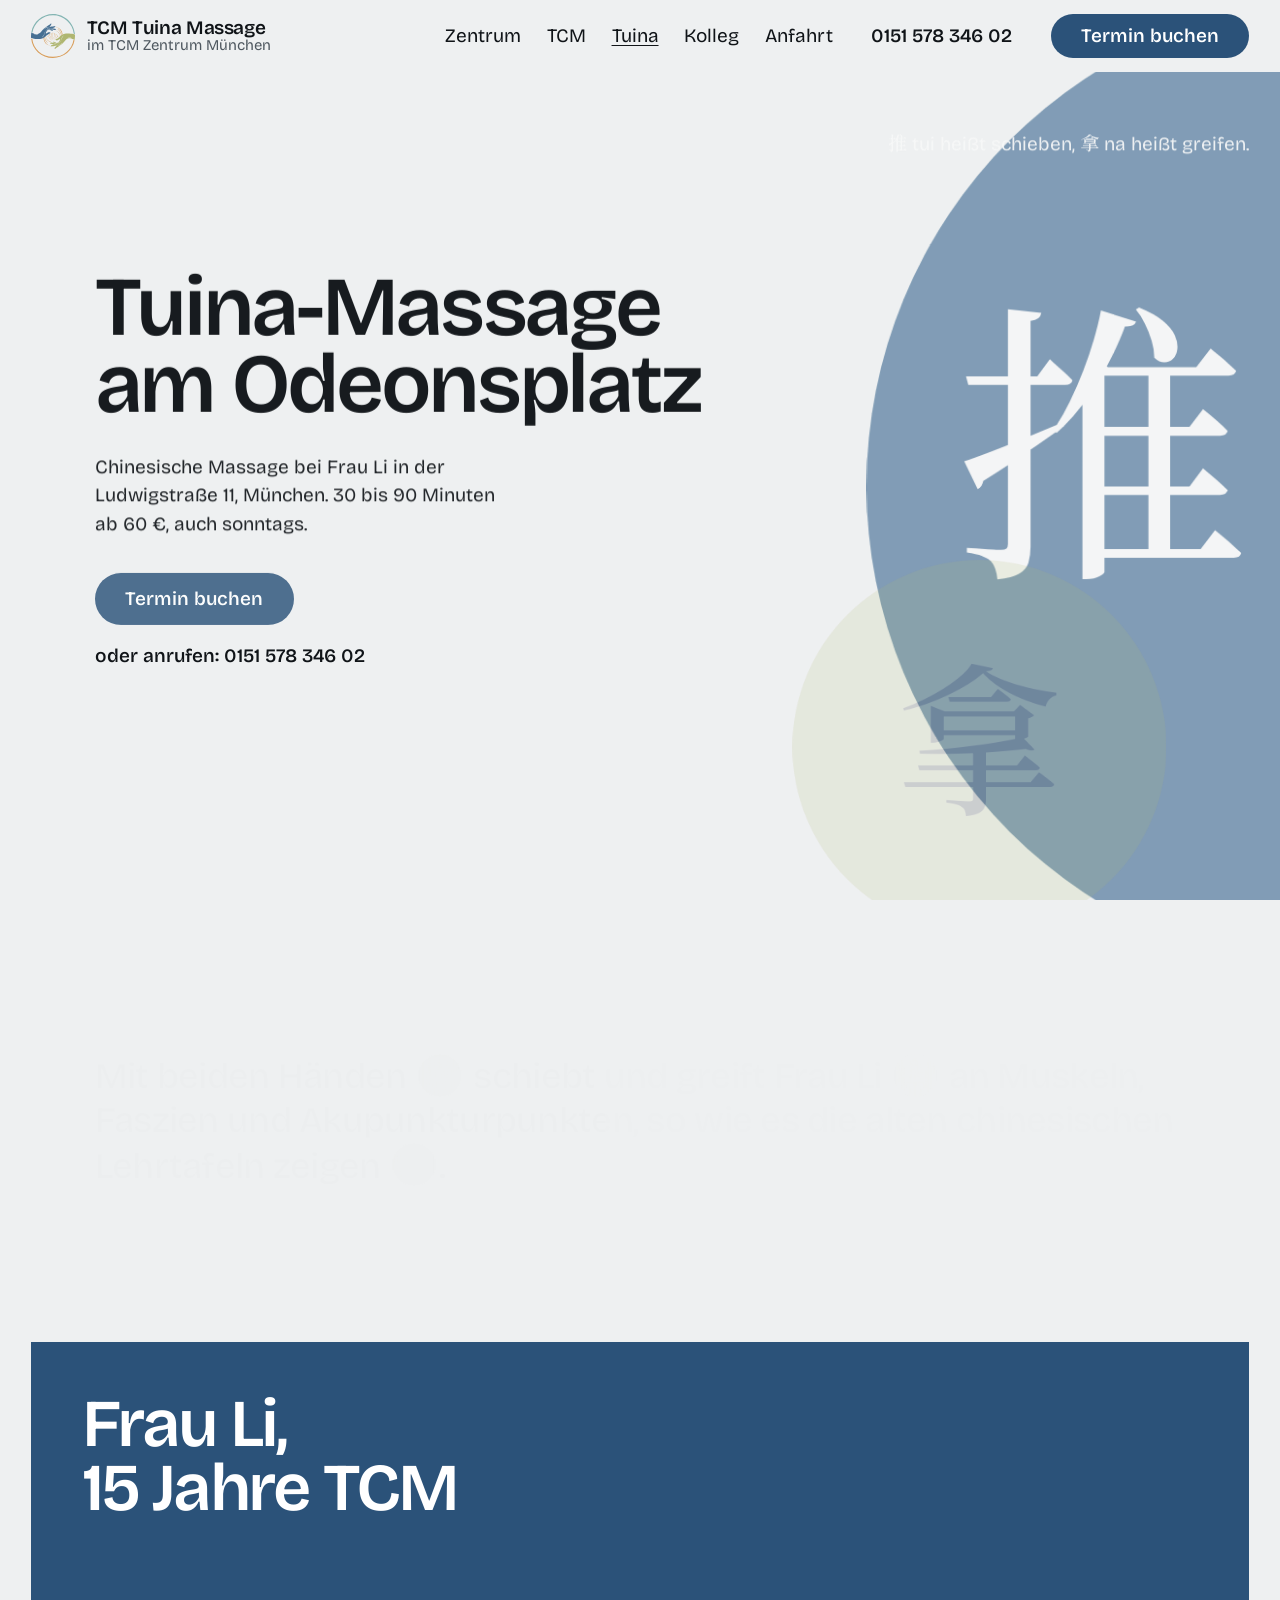
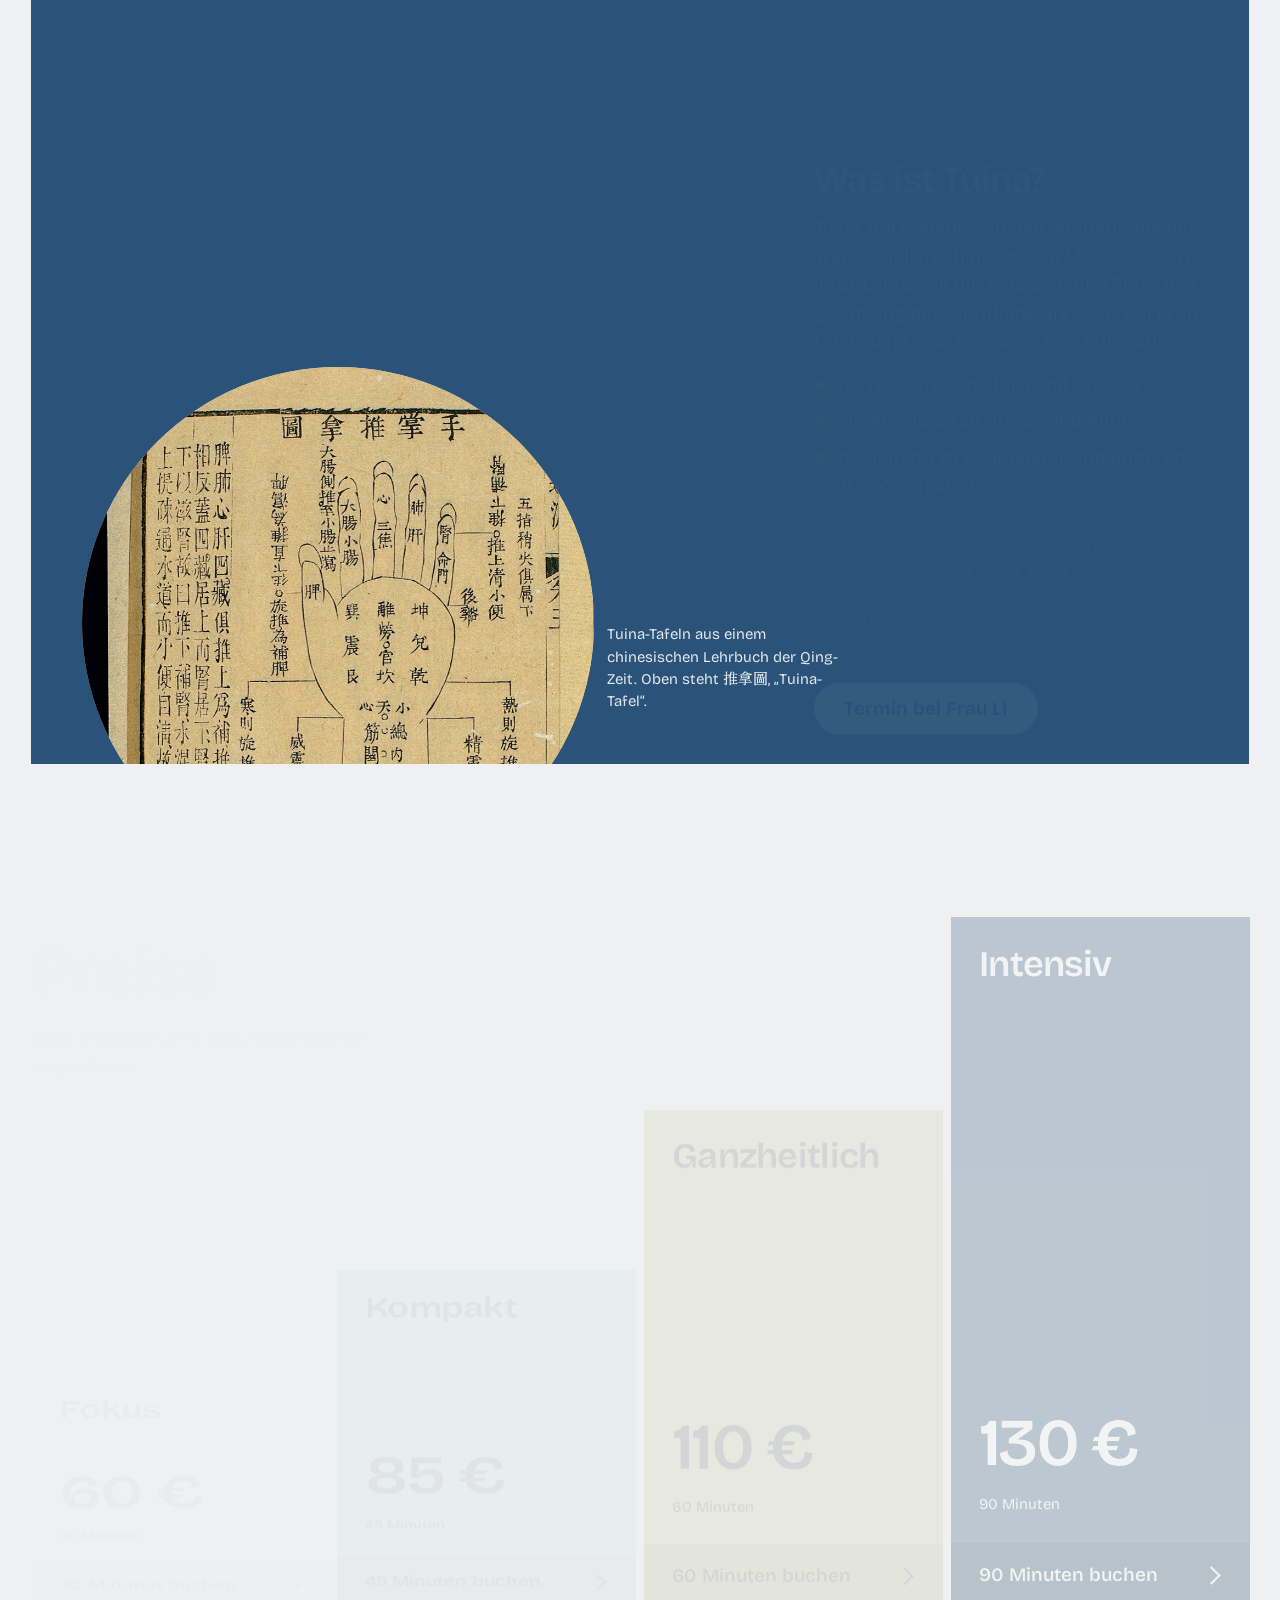
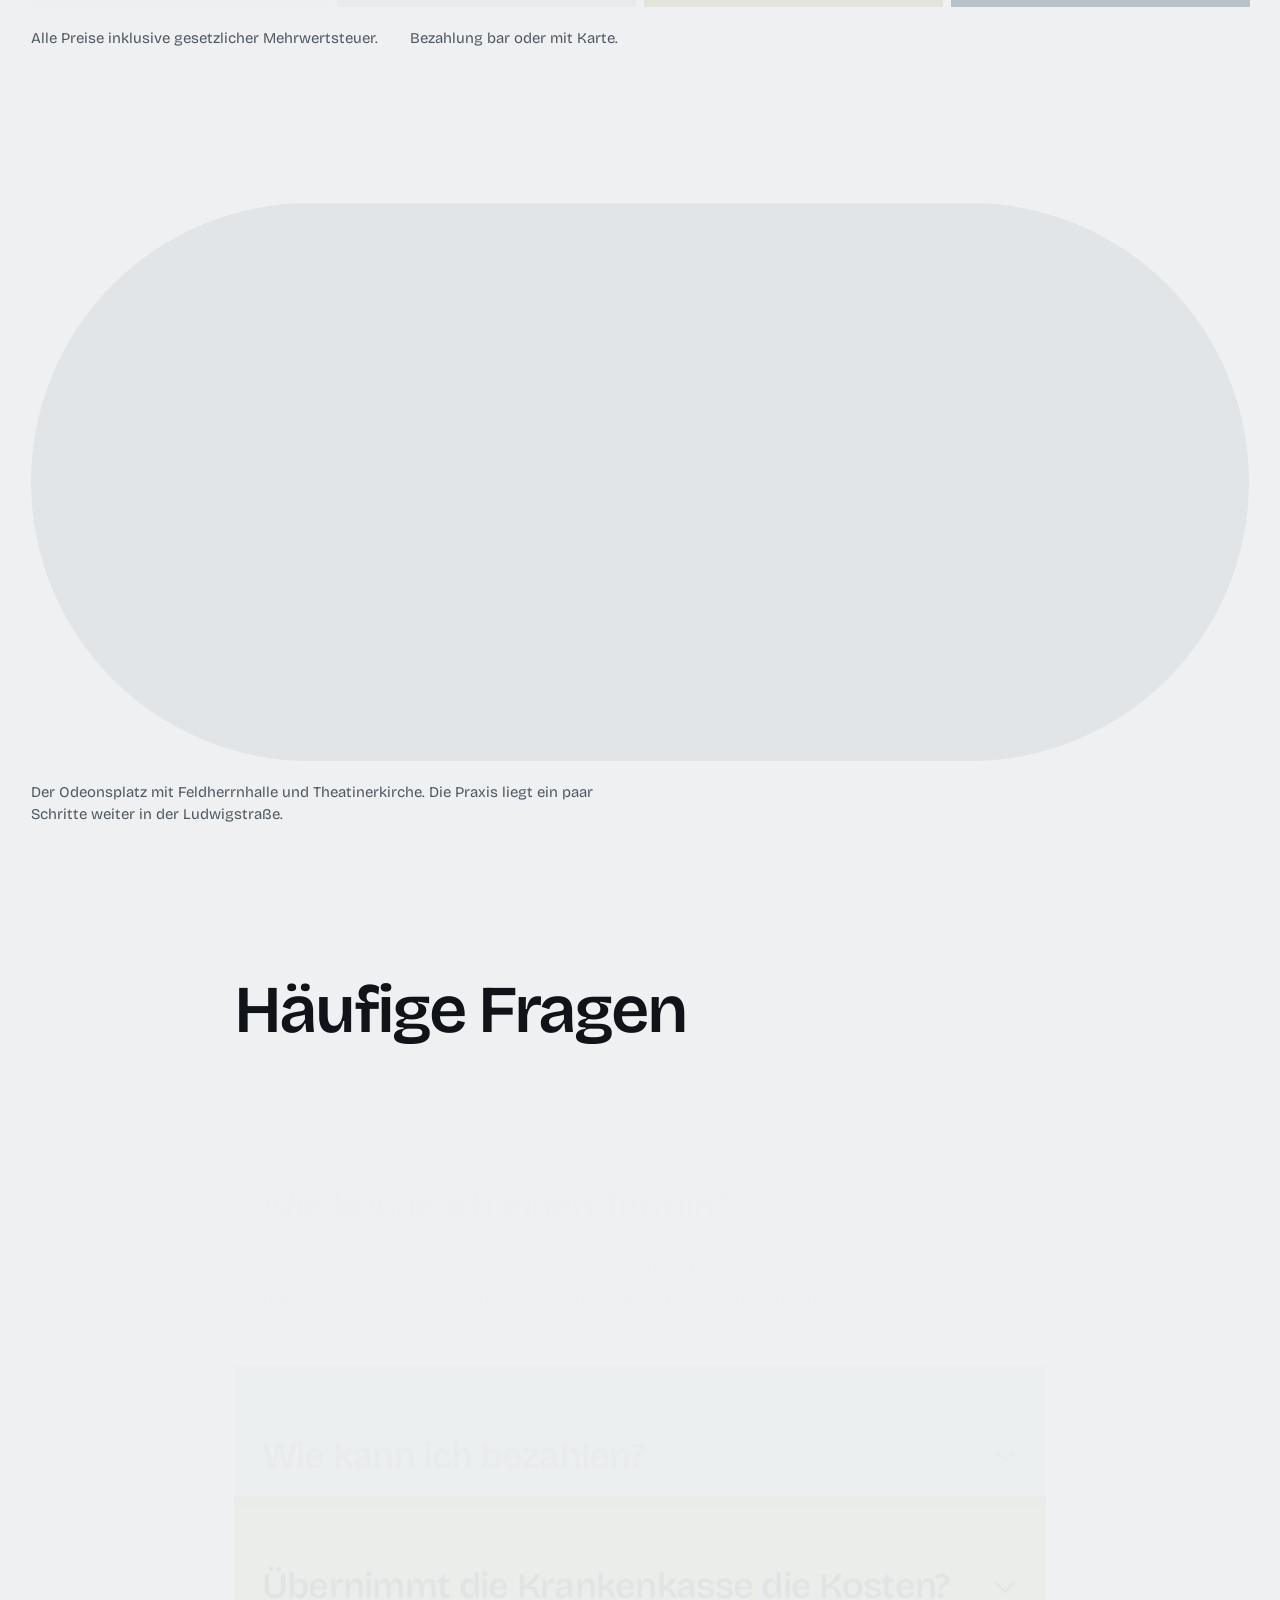
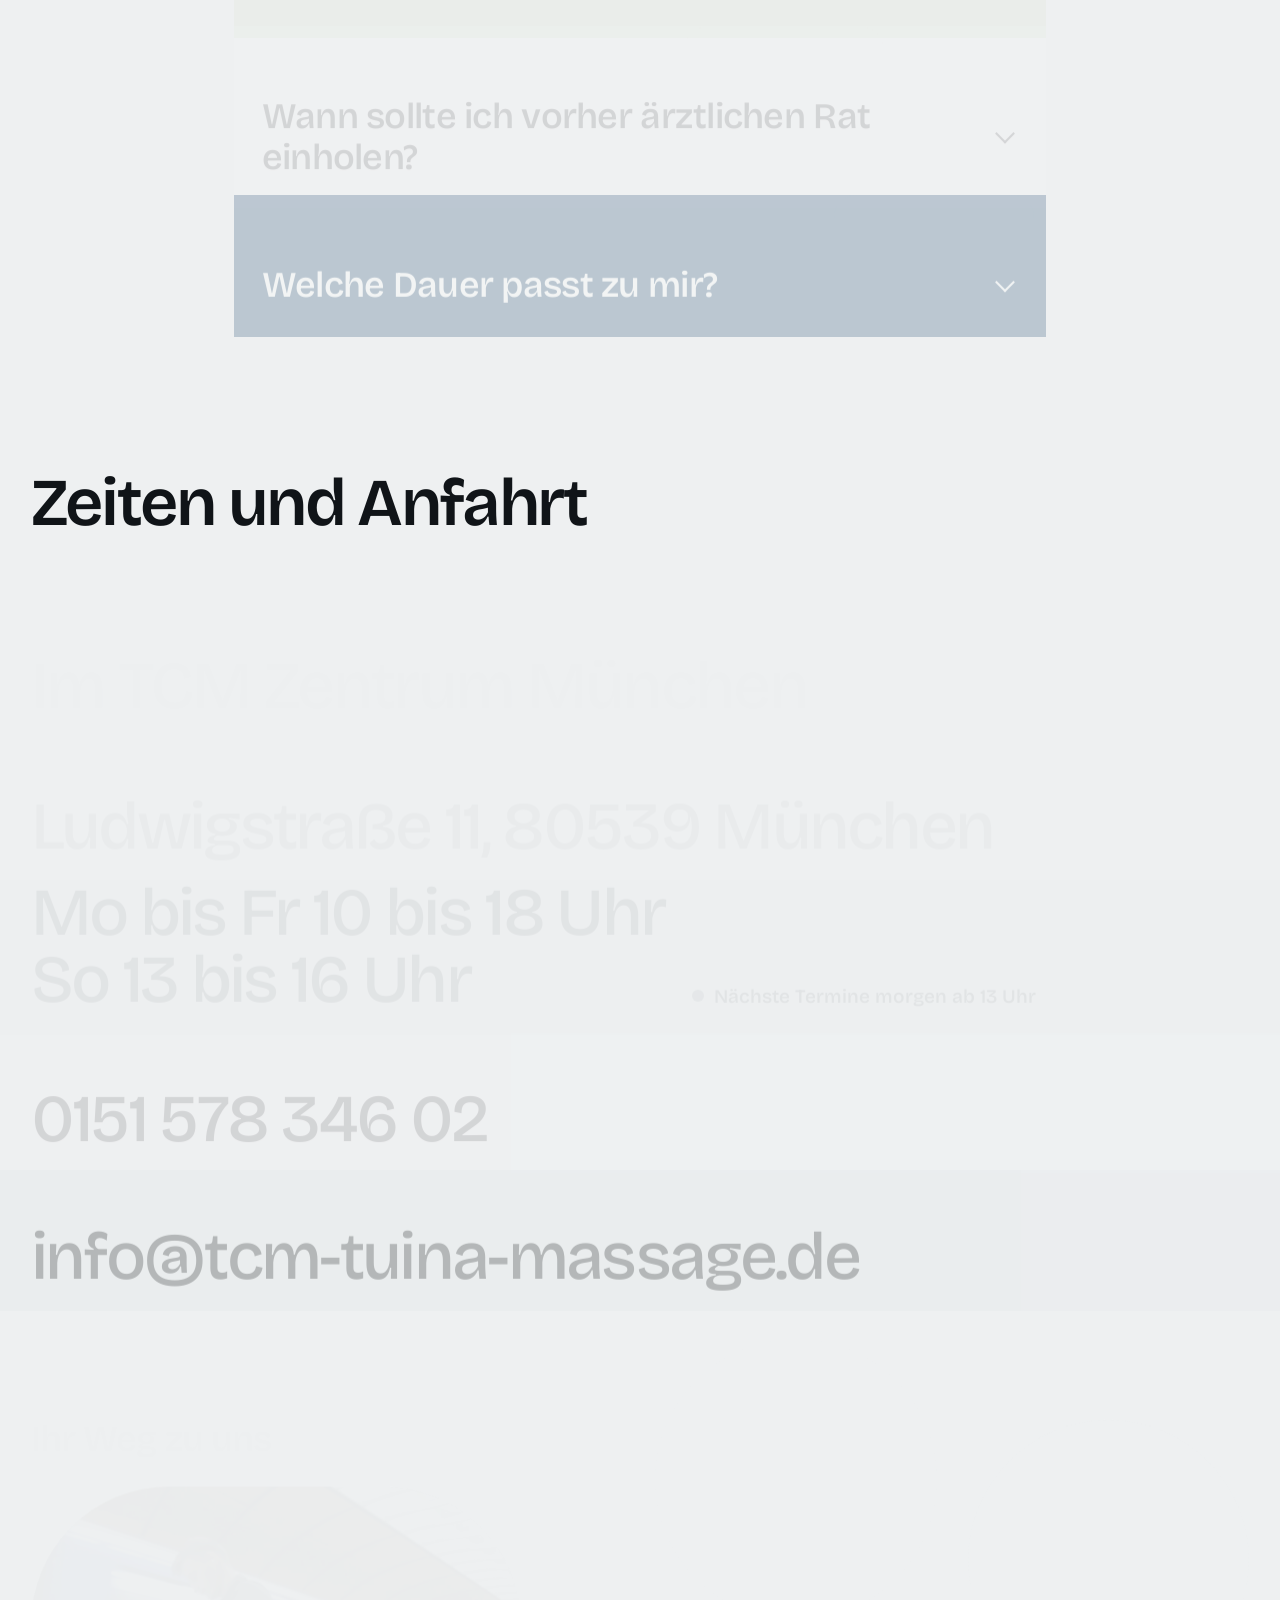
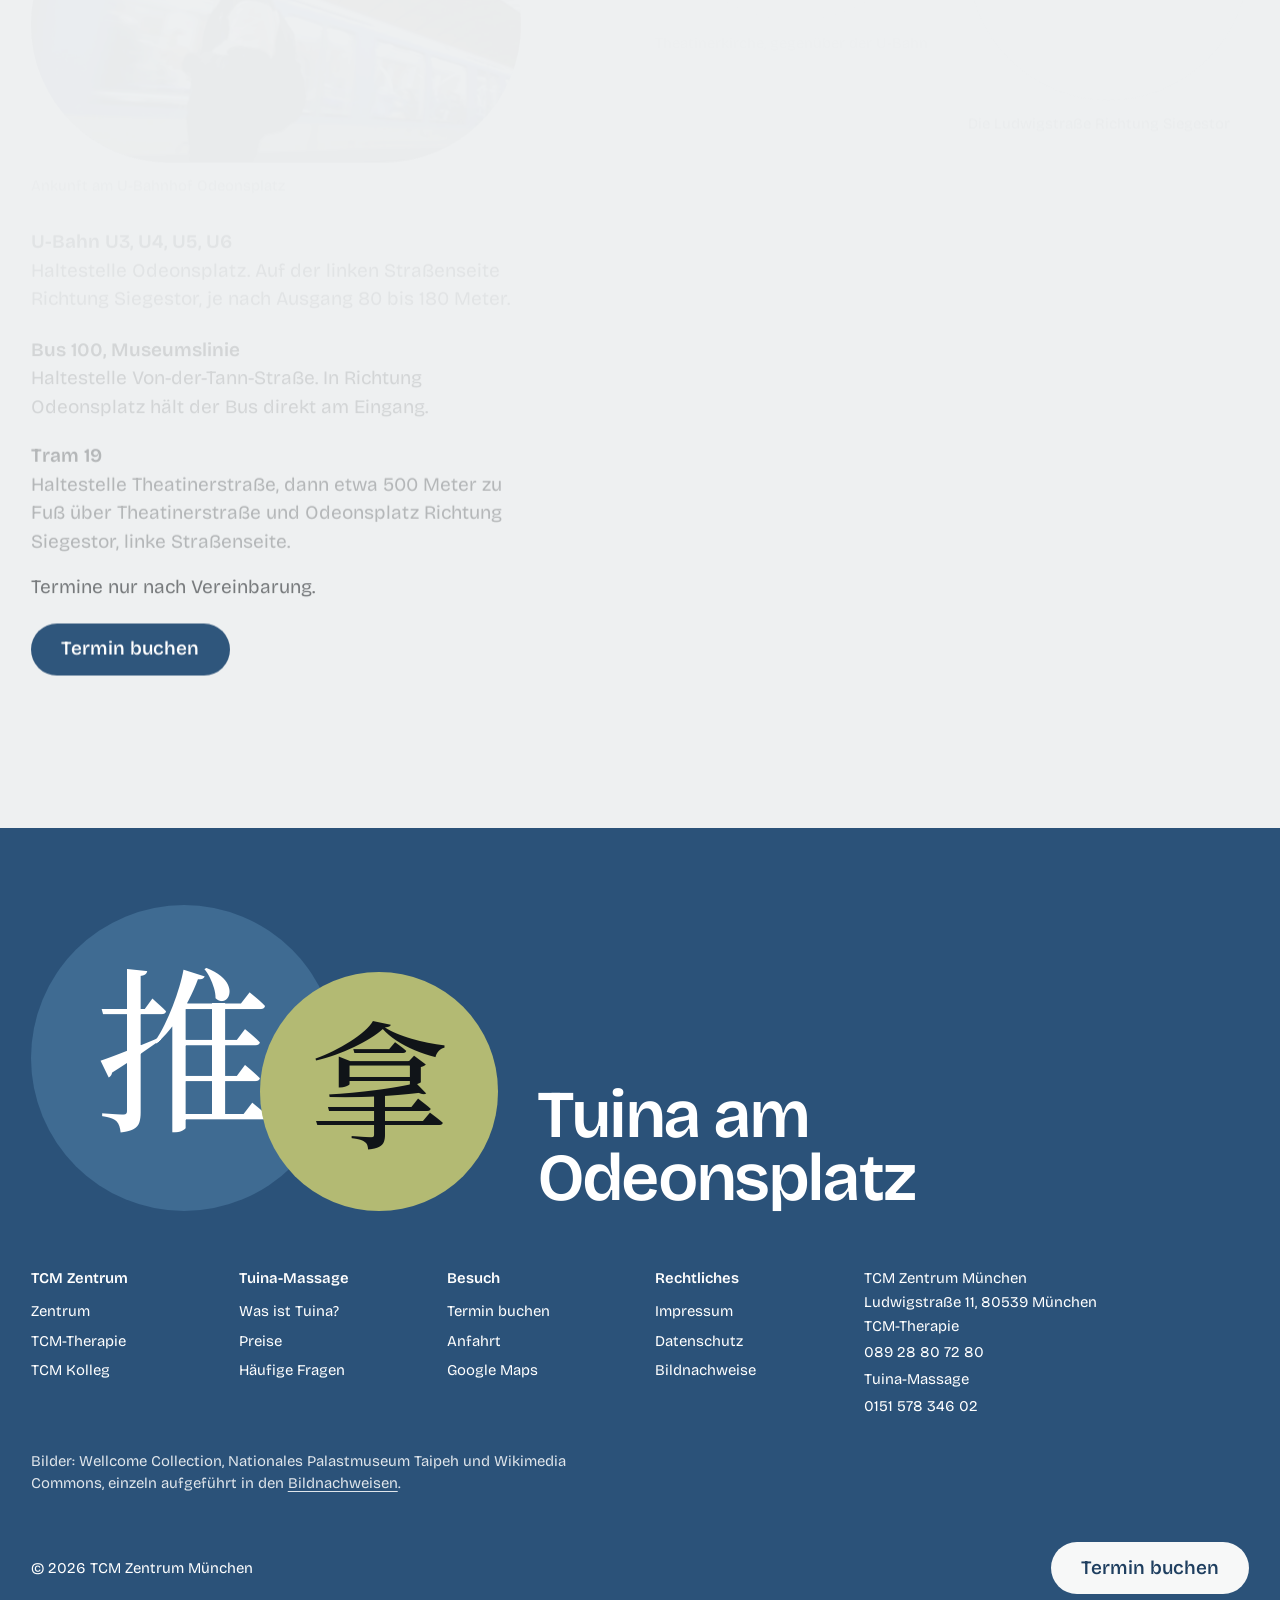
<file: index.html>
<!doctype html>
<html lang="de">
<head>
<meta charset="utf-8">
<meta name="viewport" content="width=device-width, initial-scale=1">
<title>TCM Tuina Massage München am Odeonsplatz</title>
<meta http-equiv="refresh" content="0; url=Website_1/">
<link rel="canonical" href="https://tcm-tuina-massage.de/">
<meta name="robots" content="noindex">
</head>
<body>
<p><a href="Website_1/">Weiter zur Website von TCM Tuina Massage</a></p>
</body>
</html>
</file>
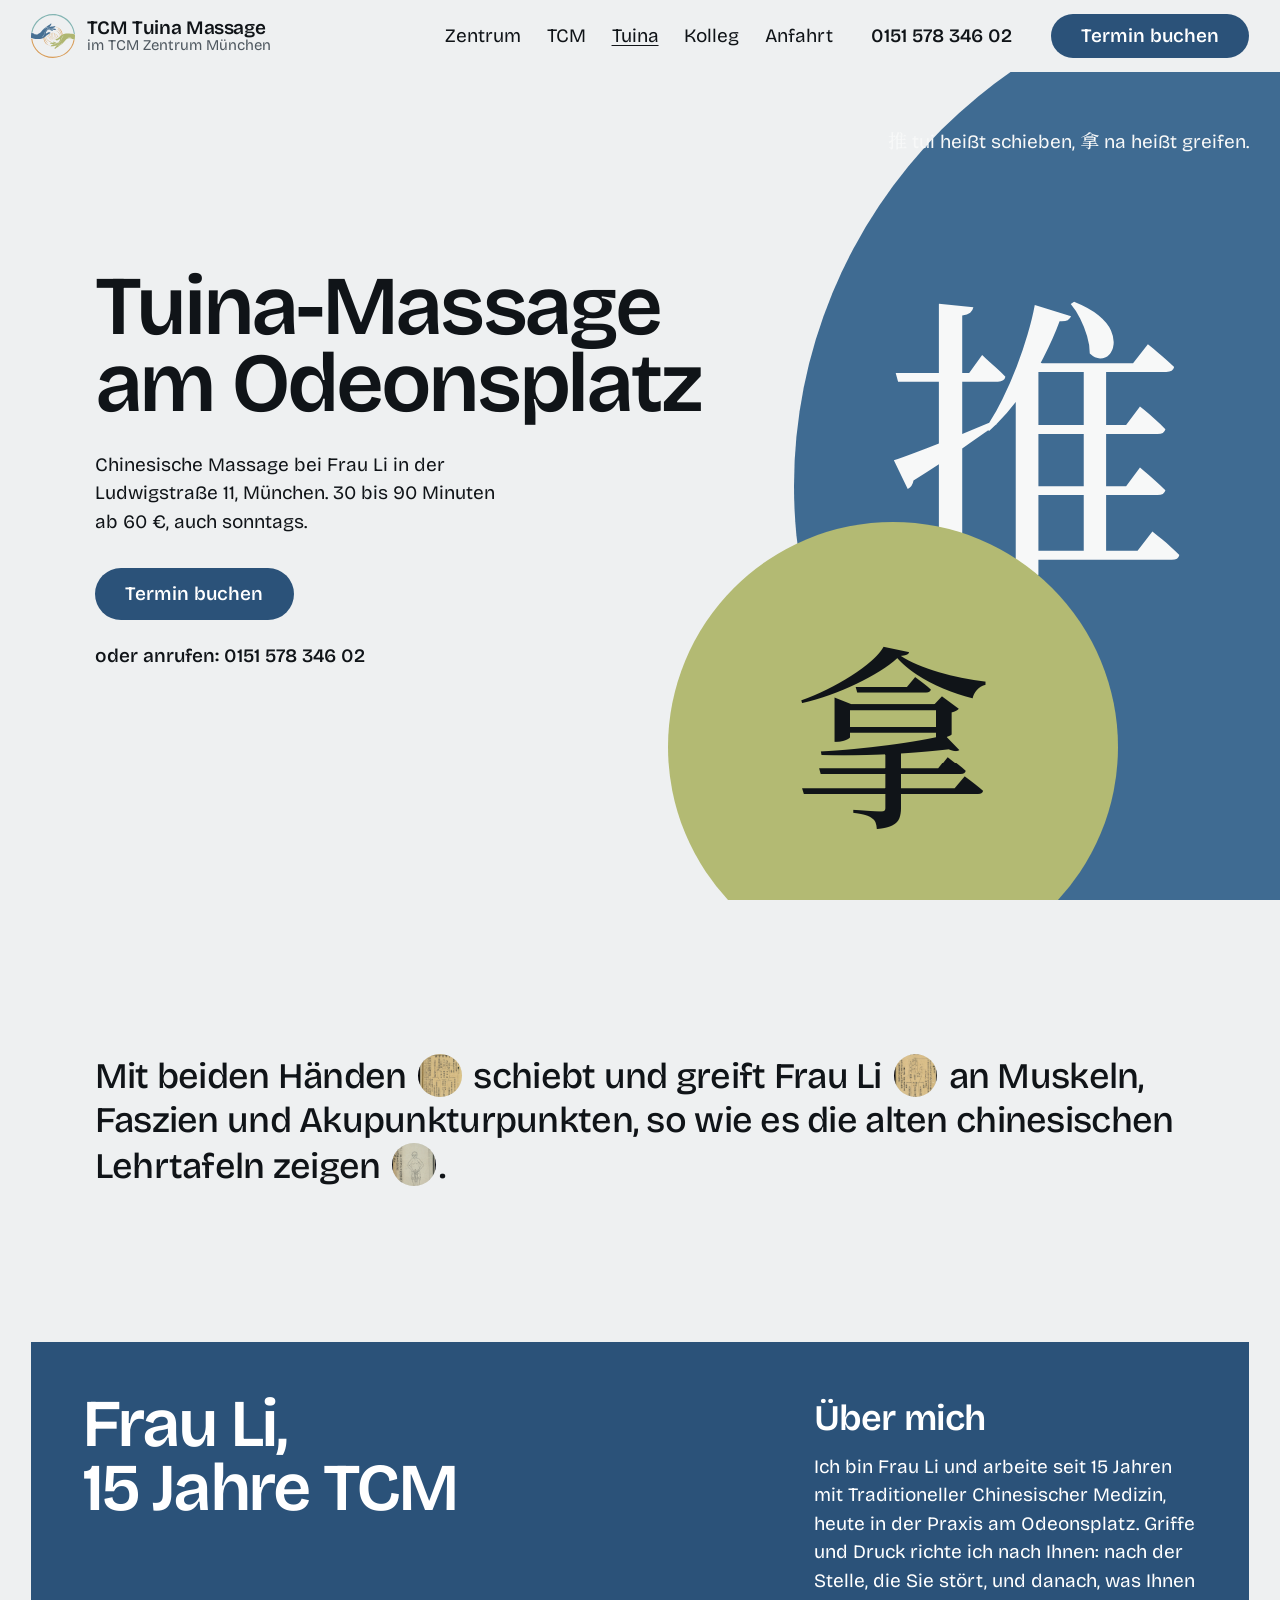
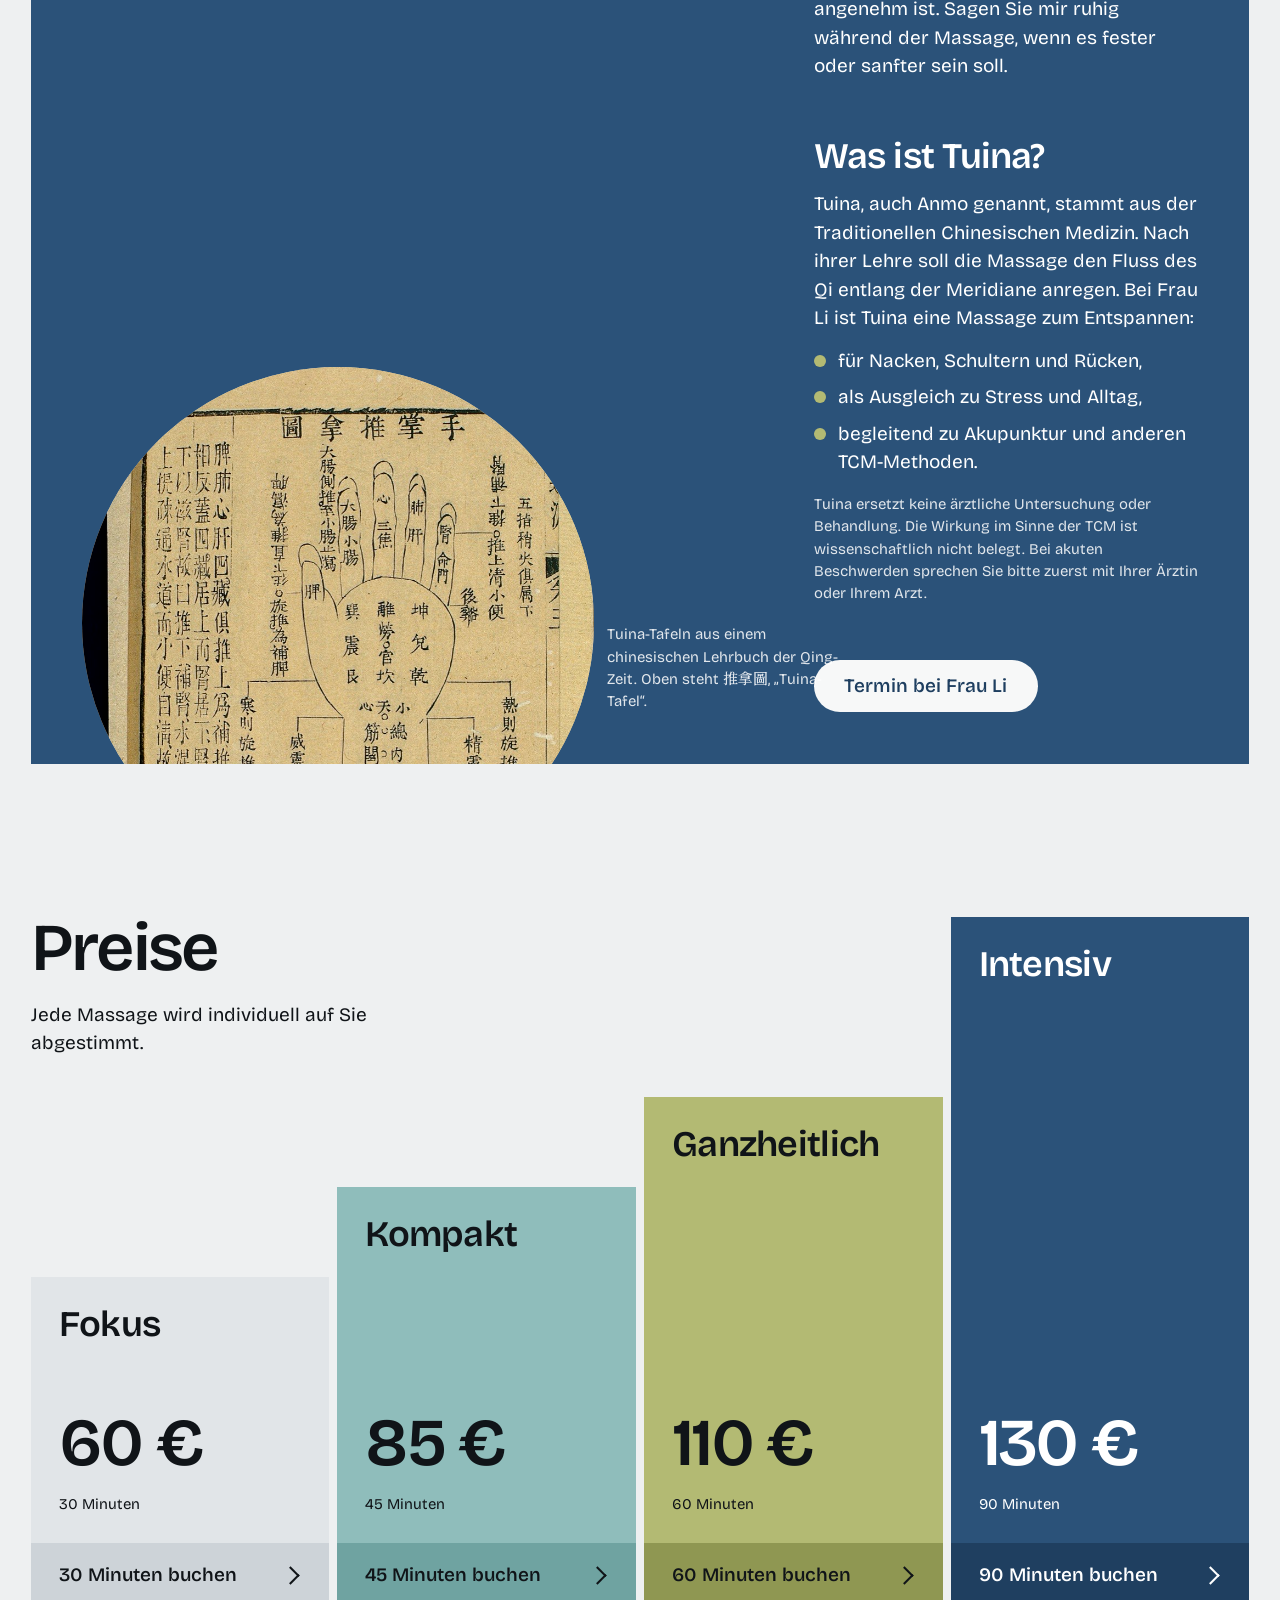
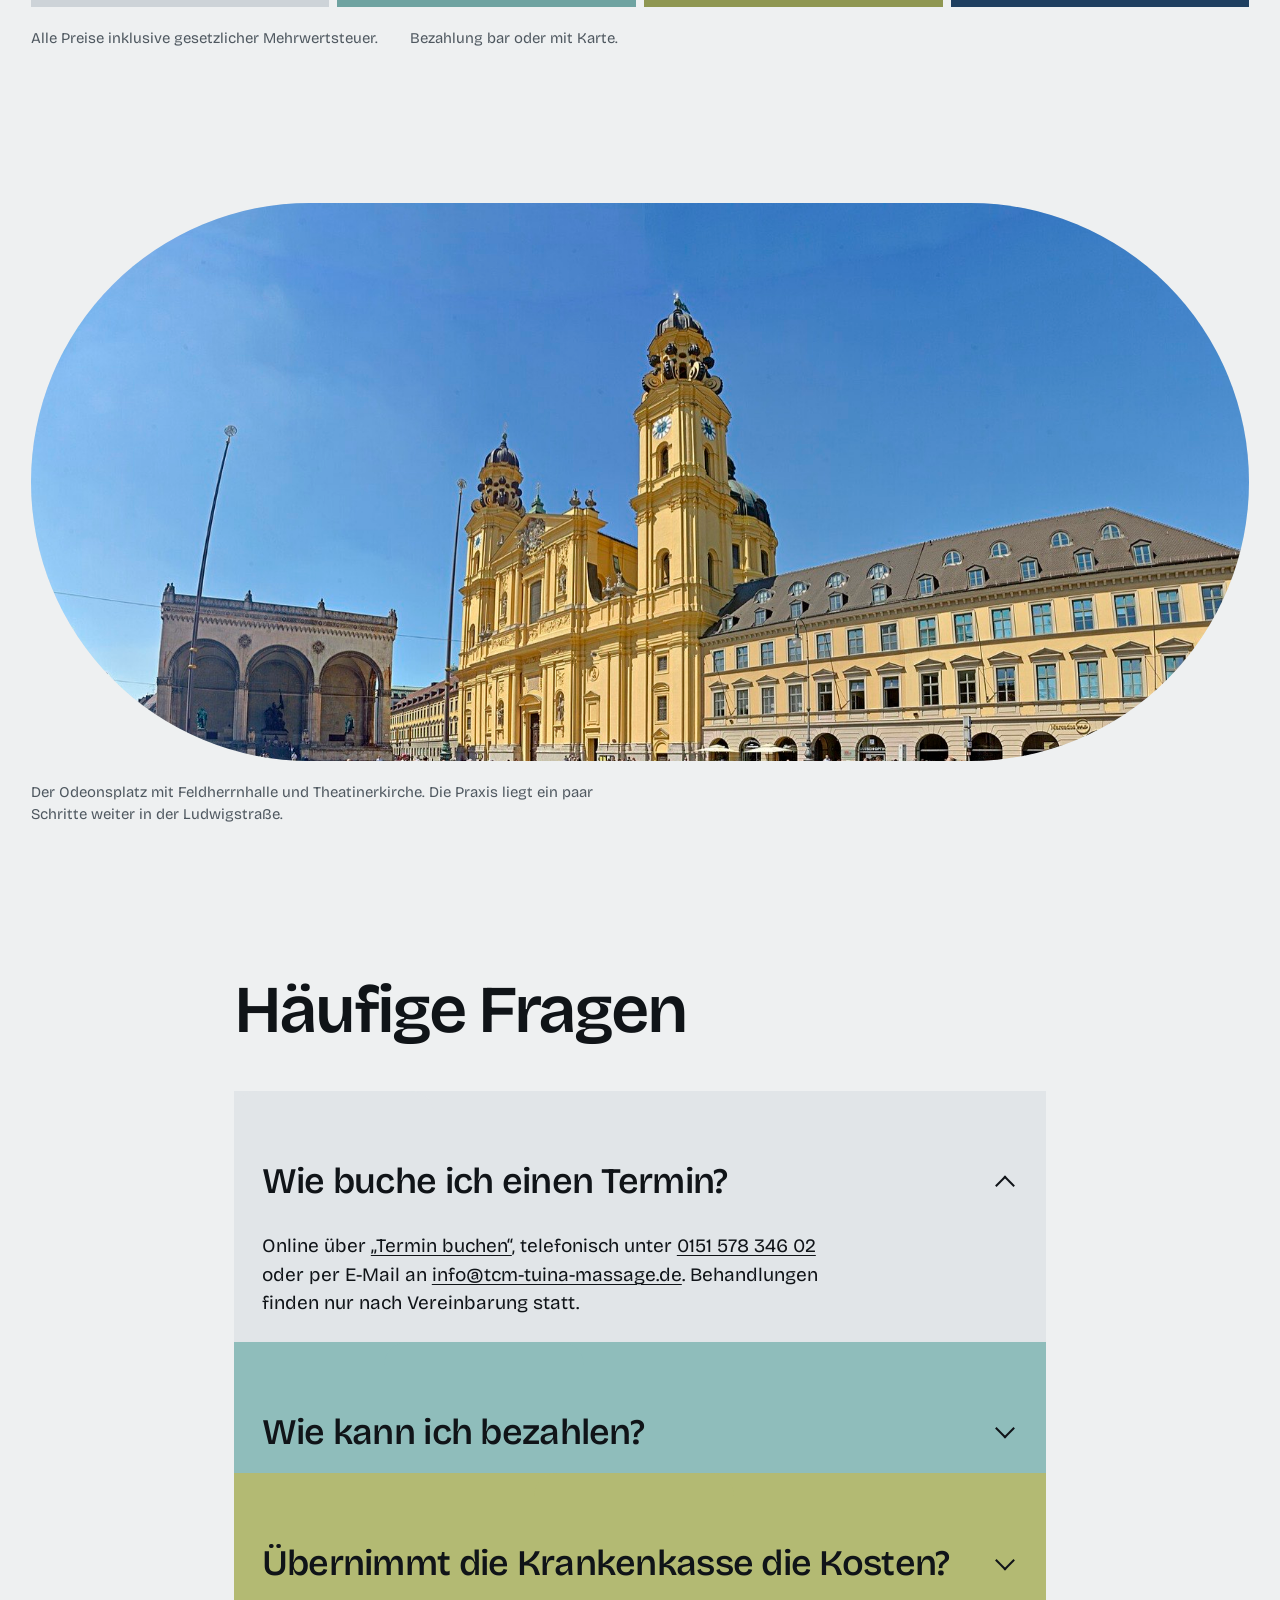
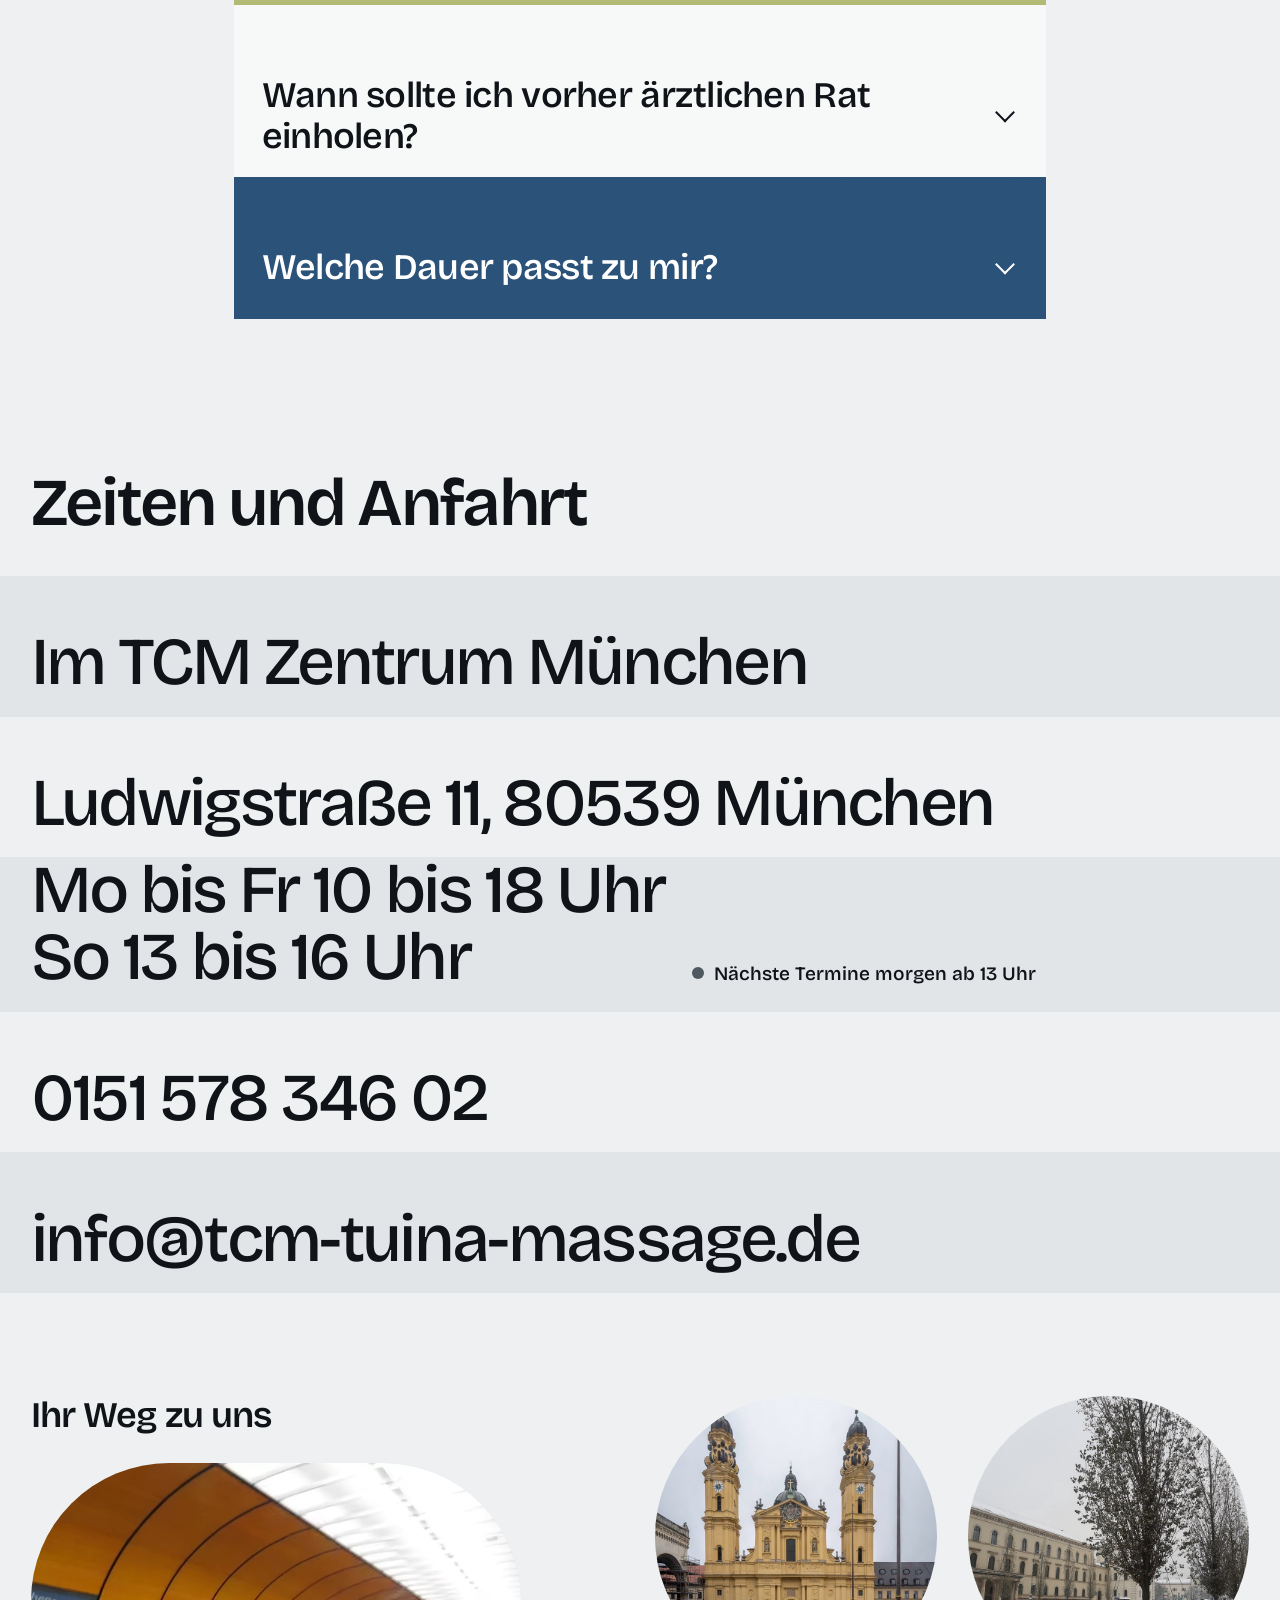
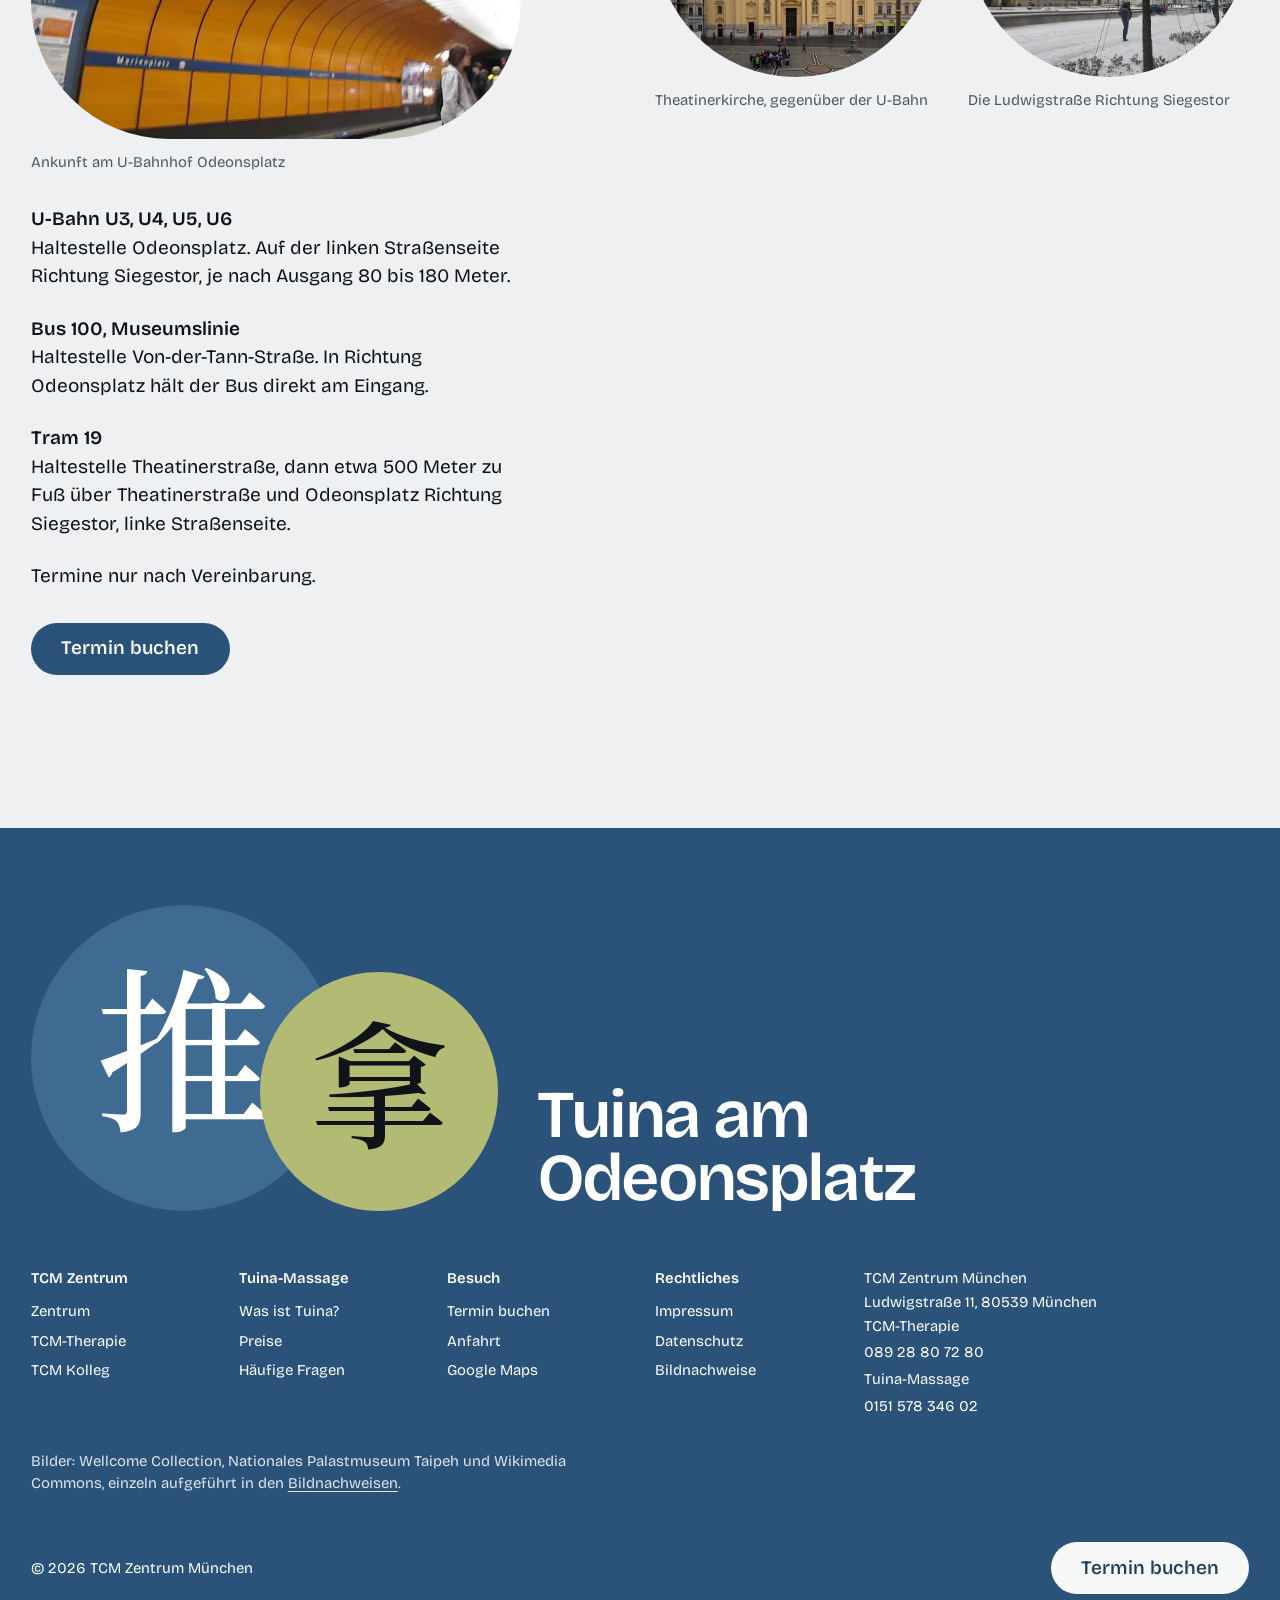
<file: Website_1/index.html>
<!doctype html>
<html lang="de">
<head>
<meta charset="utf-8">
<meta name="viewport" content="width=device-width, initial-scale=1">
<title>Tuina-Massage München am Odeonsplatz | TCM Zentrum München</title>
<meta name="description" content="Chinesische Tuina-Massage bei Frau Li am Odeonsplatz, Ludwigstraße 11. 30 bis 90 Minuten ab 60 €, auch sonntags. Online oder telefonisch buchen.">
<link rel="canonical" href="https://tcm-tuina-massage.de/">
<meta property="og:title" content="Tuina-Massage München am Odeonsplatz | TCM Zentrum München">
<meta property="og:description" content="Chinesische Tuina-Massage bei Frau Li am Odeonsplatz, Ludwigstraße 11. 30 bis 90 Minuten ab 60 €, auch sonntags. Online oder telefonisch buchen.">
<meta property="og:image" content="https://tcm-tuina-massage.de/assets/img/odeonsplatz.jpg">
<meta property="og:type" content="website">
<meta property="og:url" content="https://tcm-tuina-massage.de/">
<meta property="og:locale" content="de_DE">
<meta name="theme-color" content="#eef0f1">
<link rel="icon" href="assets/img/tuina-logo.svg">
<link rel="preload" href="assets/fonts/bricolage-latin-wght-normal.woff2" as="font" type="font/woff2" crossorigin>
<link rel="stylesheet" href="assets/style.css?v=a5007cd2">
<script type="application/ld+json">
{
  "@context": "https://schema.org",
  "@type": "HealthAndBeautyBusiness",
  "name": "TCM Tuina Massage im TCM Zentrum München",
  "url": "https://tcm-tuina-massage.de/",
  "image": "https://tcm-tuina-massage.de/assets/img/odeonsplatz.jpg",
  "logo": "https://tcm-tuina-massage.de/assets/img/tuina-logo.svg",
  "telephone": "+49 151 57834602",
  "email": "info@tcm-tuina-massage.de",
  "priceRange": "60 € bis 130 €",
  "paymentAccepted": "Bargeld, Karte",
  "address": { "@type": "PostalAddress", "streetAddress": "Ludwigstraße 11", "postalCode": "80539", "addressLocality": "München", "addressCountry": "DE" },
  "geo": { "@type": "GeoCoordinates", "latitude": 48.14502562430879, "longitude": 11.57844559690281 },
  "openingHoursSpecification": [
    { "@type": "OpeningHoursSpecification", "dayOfWeek": ["Monday","Tuesday","Wednesday","Thursday","Friday"], "opens": "10:00", "closes": "18:00" },
    { "@type": "OpeningHoursSpecification", "dayOfWeek": "Sunday", "opens": "13:00", "closes": "16:00" }
  ]
}
</script>
</head>
<body>
<a class="skip" href="#inhalt">Zum Inhalt springen</a>
<header class="site-head">
  <a class="mark" href="./" aria-label="TCM Tuina Massage, Startseite">
    <img src="assets/img/tuina-logo.svg" alt="" width="44" height="44">
    <span>TCM Tuina Massage<small>im TCM Zentrum München</small></span>
  </a>
  <nav class="head-links" aria-label="Hauptnavigation">
    <a href="zentrum/">Zentrum</a>
    <a href="tcm/">TCM</a>
    <a href="./" aria-current="page">Tuina</a>
    <a href="tcm-kolleg/">Kolleg</a>
    <a href="#anfahrt">Anfahrt</a>
  </nav>
  <a class="head-tel" href="tel:+4915157834602">0151 578 346 02</a>
  <a class="btn" href="booking/" data-booking>Termin buchen</a>
  <details class="menu">
    <summary aria-label="Menü"><svg viewBox="0 0 24 24" fill="currentColor" aria-hidden="true"><circle cx="6" cy="12" r="2.2"/><circle cx="12" cy="12" r="2.2"/><circle cx="18" cy="12" r="2.2"/></svg></summary>
    <nav class="menu-panel" aria-label="Menü">
      <a href="zentrum/">TCM Zentrum München</a>
      <a href="tcm/">TCM-Therapie</a>
      <a href="./" aria-current="page">Tuina-Massage</a>
      <a href="tcm-kolleg/">TCM Kolleg</a>
      <span class="sep"></span>
      <a href="#preise">Preise Tuina-Massage</a>
      <a href="#fragen">Fragen zur Tuina-Massage</a>
      <a href="#anfahrt">Zeiten und Anfahrt</a>
      <a href="booking/">Termin buchen</a>
      <a href="tel:+4915157834602">Tuina-Massage: 0151 578 346 02</a>
      <a href="tel:+498928807280">TCM-Therapie: 089 28 80 72 80</a>
      <span class="sep"></span>
      <a href="impressum/">Impressum</a>
      <a href="datenschutz/">Datenschutz</a>
    </nav>
  </details>
</header>
<main id="inhalt">

  <section class="hero" aria-labelledby="titel">
    <div class="hero-text">
      <h1 id="titel">Tuina-Massage am Odeonsplatz</h1>
      <p>Chinesische Massage bei Frau Li in der Ludwigstraße 11, München. 30 bis 90 Minuten ab 60 €, auch sonntags.</p>
      <a class="btn" href="booking/" data-booking>Termin buchen</a>
      <a class="hero-tel" href="tel:+4915157834602">oder anrufen: 0151 578 346 02</a>
    </div>
    <div class="orbs">
      <div class="orb orb-tui"><svg class="glyph g-tui" viewBox="0 0 100 100" aria-hidden="true"><text x="50" y="50" text-anchor="middle" dominant-baseline="central">推</text></svg></div>
      <div class="orb orb-na"><svg class="glyph g-na" viewBox="0 0 100 100" aria-hidden="true"><text x="50" y="50" text-anchor="middle" dominant-baseline="central">拿</text></svg></div>
      <p class="orb-key"><span class="han" lang="zh">推</span> tui heißt schieben, <span class="han" lang="zh">拿</span> na heißt greifen.</p>
    </div>
  </section>

  <section class="statement" id="tuina" aria-label="Wie Tuina arbeitet">
    <p data-reveal><span>Mit beiden Händen <span class="inline-pic"><img src="assets/img/tuina-tafel-handflaeche.jpg" alt="Historische Tuina-Tafel einer Handfläche" width="80" height="80" style="object-position:50% 42%" loading="lazy" decoding="async"></span> schiebt und greift Frau Li <span class="inline-pic"><img src="assets/img/tuina-tafel-handruecken.jpg" alt="Historische Tuina-Tafel eines Handrückens" width="80" height="80" style="object-position:50% 38%" loading="lazy" decoding="async"></span> an Muskeln, Faszien und Akupunkturpunkten, so wie es die alten chinesischen Lehrtafeln zeigen <span class="inline-pic"><img src="assets/img/holzschnitt-selbstmassage.jpg" alt="Chinesischer Holzschnitt einer Selbstmassage" width="80" height="80" style="object-position:50% 45%" loading="lazy" decoding="async"></span>.</span></p>
  </section>

  <section class="panel" aria-labelledby="li">
    <h2 id="li">Frau Li,<br>15 Jahre TCM</h2>
    <div class="panel-text" data-reveal>
      <div>
        <h3>Über mich</h3>
        <p>Ich bin Frau Li und arbeite seit 15 Jahren mit Traditioneller Chinesischer Medizin, heute in der Praxis am Odeonsplatz. Griffe und Druck richte ich nach Ihnen: nach der Stelle, die Sie stört, und danach, was Ihnen angenehm ist. Sagen Sie mir ruhig während der Massage, wenn es fester oder sanfter sein soll.</p>
      </div>
      <div>
        <h3>Was ist Tuina?</h3>
        <p>Tuina, auch Anmo genannt, stammt aus der Traditionellen Chinesischen Medizin. Nach ihrer Lehre soll die Massage den Fluss des Qi entlang der Meridiane anregen. Bei Frau Li ist Tuina eine Massage zum Entspannen:</p>
        <ul class="points">
          <li>für Nacken, Schultern und Rücken,</li>
          <li>als Ausgleich zu Stress und Alltag,</li>
          <li>begleitend zu Akupunktur und anderen TCM-Methoden.</li>
        </ul>
        <p class="note">Tuina ersetzt keine ärztliche Untersuchung oder Behandlung. Die Wirkung im Sinne der TCM ist wissenschaftlich nicht belegt. Bei akuten Beschwerden sprechen Sie bitte zuerst mit Ihrer Ärztin oder Ihrem Arzt.</p>
      </div>
      <a class="btn btn-light" href="booking/" data-booking>Termin bei Frau Li</a>
    </div>
    <div class="chart" data-crossfade>
      <img src="assets/img/tuina-tafel-handflaeche.jpg" alt="Chinesischer Holzschnitt: Tuina-Tafel der Handfläche mit beschrifteten Punkten" width="933" height="1400" loading="lazy" decoding="async">
      <img src="assets/img/tuina-tafel-handruecken.jpg" alt="Chinesischer Holzschnitt: Tuina-Tafel des Handrückens" width="933" height="1400" loading="lazy" decoding="async">
      <img src="assets/img/tuina-tafel-unterarm.jpg" alt="Chinesischer Holzschnitt: Tuina-Tafel für Handfläche und Unterarm" width="933" height="1400" loading="lazy" decoding="async">
    </div>
    <p class="chart-caption">Tuina-Tafeln aus einem chinesischen Lehrbuch der Qing-Zeit. Oben steht <span class="han" lang="zh">推拿圖</span>, „Tuina-Tafel“.</p>
  </section>

  <section class="prices" id="preise" aria-labelledby="preise-titel">
    <div class="price-row" data-reveal>
      <div class="price-head">
        <h2 id="preise-titel">Preise</h2>
        <p>Jede Massage wird individuell auf Sie abgestimmt.</p>
      </div>
      <div class="tile t30">
        <div class="tile-body">
          <span class="name">Fokus</span>
          <span class="amount">60 €</span>
          <span class="per">30 Minuten</span>
        </div>
        <a class="tile-btn" href="booking/" data-booking data-pick="Fokus" data-pick-info="30 Minuten, 60 €">30 Minuten buchen</a>
      </div>
      <div class="tile t45">
        <div class="tile-body">
          <span class="name">Kompakt</span>
          <span class="amount">85 €</span>
          <span class="per">45 Minuten</span>
        </div>
        <a class="tile-btn" href="booking/" data-booking data-pick="Kompakt" data-pick-info="45 Minuten, 85 €">45 Minuten buchen</a>
      </div>
      <div class="tile t60">
        <div class="tile-body">
          <span class="name">Ganzheitlich</span>
          <span class="amount">110 €</span>
          <span class="per">60 Minuten</span>
        </div>
        <a class="tile-btn" href="booking/" data-booking data-pick="Ganzheitlich" data-pick-info="60 Minuten, 110 €">60 Minuten buchen</a>
      </div>
      <div class="tile t90">
        <div class="tile-body">
          <span class="name">Intensiv</span>
          <span class="amount">130 €</span>
          <span class="per">90 Minuten</span>
        </div>
        <a class="tile-btn" href="booking/" data-booking data-pick="Intensiv" data-pick-info="90 Minuten, 130 €">90 Minuten buchen</a>
      </div>
    </div>
    <p class="price-foot"><span>Alle Preise inklusive gesetzlicher Mehrwertsteuer.</span><span>Bezahlung bar oder mit Karte.</span></p>
  </section>

  <figure class="band">
    <img src="assets/img/odeonsplatz.jpg" alt="Der Odeonsplatz in München mit Feldherrnhalle und Theatinerkirche an einem Sommertag" width="1800" height="880" loading="lazy" decoding="async">
  </figure>
  <p class="price-foot band-note">Der Odeonsplatz mit Feldherrnhalle und Theatinerkirche. Die Praxis liegt ein paar Schritte weiter in der Ludwigstraße.</p>

  <section class="faq" id="fragen" aria-labelledby="fragen-titel">
    <div class="faq-inner">
      <h2 id="fragen-titel">Häufige Fragen</h2>
      <div class="cards" data-reveal>
        <div class="card"><span class="tab" aria-hidden="true"></span>
          <details name="fragen" open><summary>Wie buche ich einen Termin?</summary><p>Online über <a href="booking/" data-booking>„Termin buchen“</a>, telefonisch unter <a href="tel:+4915157834602">0151 578 346 02</a> oder per E-Mail an <a href="mailto:info@tcm-tuina-massage.de">info@tcm-tuina-massage.de</a>. Behandlungen finden nur nach Vereinbarung statt.</p></details>
        </div>
        <div class="card"><span class="tab" aria-hidden="true"></span>
          <details name="fragen"><summary>Wie kann ich bezahlen?</summary><p>Direkt in der Praxis, bar oder mit Karte. Alle Preise enthalten die gesetzliche Mehrwertsteuer.</p></details>
        </div>
        <div class="card"><span class="tab" aria-hidden="true"></span>
          <details name="fragen"><summary>Übernimmt die Krankenkasse die Kosten?</summary><p>Gesetzliche Krankenkassen übernehmen die Kosten für eine Tuina-Massage in der Regel nicht. Ob eine private Kranken- oder Zusatzversicherung einen Teil erstattet, erfahren Sie direkt bei Ihrer Versicherung.</p></details>
        </div>
        <div class="card"><span class="tab" aria-hidden="true"></span>
          <details name="fragen"><summary>Wann sollte ich vorher ärztlichen Rat einholen?</summary><p>Bei Fieber, akuten Entzündungen, frischen Verletzungen, Hauterkrankungen im Behandlungsbereich, in der Schwangerschaft oder bei ernsthaften Vorerkrankungen klären Sie bitte vor dem Termin mit Ihrer Ärztin oder Ihrem Arzt, ob eine Massage für Sie geeignet ist.</p></details>
        </div>
        <div class="card"><span class="tab" aria-hidden="true"></span>
          <details name="fragen"><summary>Welche Dauer passt zu mir?</summary><p>30 Minuten reichen für einen Bereich, etwa Nacken und Schultern. 45 Minuten geben etwas mehr Spielraum, mit 60 oder 90 Minuten bleibt Zeit für den ganzen Körper. Wenn Sie unsicher sind, beraten wir Sie gern am Telefon.</p></details>
        </div>
      </div>
    </div>
  </section>

  <section class="visit" id="anfahrt" aria-labelledby="anfahrt-titel">
    <h2 id="anfahrt-titel">Zeiten und Anfahrt</h2>
    <div class="rows" data-reveal>
      <div class="row">Im TCM Zentrum München</div>
      <a href="https://www.google.de/maps/place/48.14502562430879N+11.57844559690281E" rel="noopener">Ludwigstraße 11, 80539 München</a>
      <div class="row row-hours"><span>Mo bis Fr 10 bis 18 Uhr<br>So 13 bis 16 Uhr</span><span class="today" data-today hidden></span></div>
      <a href="tel:+4915157834602">0151 578 346 02</a>
      <a href="mailto:info@tcm-tuina-massage.de">info@tcm-tuina-massage.de</a>
    </div>
    <div class="way">
      <div class="way-text" data-reveal>
        <h3>Ihr Weg zu uns</h3>
        <figure class="clip">
          <video autoplay muted loop playsinline preload="metadata" poster="assets/img/ubahn-odeonsplatz.jpg" width="854" height="480" aria-label="Eine U-Bahn fährt in den Bahnhof Odeonsplatz ein">
            <source src="assets/img/ubahn-odeonsplatz.webm" type="video/webm">
          </video>
          <figcaption>Ankunft am U-Bahnhof Odeonsplatz</figcaption>
        </figure>
        <p><b>U-Bahn U3, U4, U5, U6</b>Haltestelle Odeonsplatz. Auf der linken Straßenseite Richtung Siegestor, je nach Ausgang 80 bis 180 Meter.</p>
        <p><b>Bus 100, Museumslinie</b>Haltestelle Von-der-Tann-Straße. In Richtung Odeonsplatz hält der Bus direkt am Eingang.</p>
        <p><b>Tram 19</b>Haltestelle Theatinerstraße, dann etwa 500 Meter zu Fuß über Theatinerstraße und Odeonsplatz Richtung Siegestor, linke Straßenseite.</p>
        <p>Termine nur nach Vereinbarung.</p>
        <a class="btn" href="booking/" data-booking>Termin buchen</a>
      </div>
      <div class="way-pics" data-reveal>
        <figure><div class="circle"><img src="assets/img/theatinerkirche.jpg" alt="Die gelbe Fassade der Theatinerkirche am Odeonsplatz" width="1215" height="1400" loading="lazy" decoding="async"></div><figcaption>Theatinerkirche, gegenüber der U-Bahn</figcaption></figure>
        <figure><div class="circle"><img src="assets/img/ludwigstrasse-winter.jpg" alt="Die Ludwigstraße in München im Schnee" width="1800" height="1350" loading="lazy" decoding="async"></div><figcaption>Die Ludwigstraße Richtung Siegestor</figcaption></figure>
      </div>
    </div>

  </section>

</main>
<footer class="site-foot">
  <div class="foot-top">
  <div class="foot-mark" aria-hidden="true">
    <span class="m-tui"><svg class="glyph g-tui" viewBox="0 0 100 100" aria-hidden="true"><text x="50" y="50" text-anchor="middle" dominant-baseline="central">推</text></svg></span><span class="m-na"><svg class="glyph g-na" viewBox="0 0 100 100" aria-hidden="true"><text x="50" y="50" text-anchor="middle" dominant-baseline="central">拿</text></svg></span>
  </div>
  <p class="foot-word">Tuina am Odeonsplatz</p>
  </div>
  <div class="foot-cols">
    <div class="foot-col"><b>TCM Zentrum</b><a href="zentrum/">Zentrum</a><a href="tcm/">TCM-Therapie</a><a href="tcm-kolleg/">TCM Kolleg</a></div>
    <div class="foot-col"><b>Tuina-Massage</b><a href="./">Was ist Tuina?</a><a href="#preise">Preise</a><a href="#fragen">Häufige Fragen</a></div>
    <div class="foot-col"><b>Besuch</b><a href="booking/">Termin buchen</a><a href="#anfahrt">Anfahrt</a><a href="https://www.google.de/maps/place/48.14502562430879N+11.57844559690281E" rel="noopener">Google Maps</a></div>
    <div class="foot-col"><b>Rechtliches</b><a href="impressum/">Impressum</a><a href="datenschutz/">Datenschutz</a><a href="impressum/#bildnachweise">Bildnachweise</a></div>
    <div class="foot-addr">TCM Zentrum München<br>Ludwigstraße 11, 80539 München<br>TCM-Therapie <a href="tel:+498928807280">089 28 80 72 80</a>Tuina-Massage <a href="tel:+4915157834602">0151 578 346 02</a></div>
  </div>
  <p class="credits">Bilder: Wellcome Collection, Nationales Palastmuseum Taipeh und Wikimedia Commons, einzeln aufgeführt in den <a href="impressum/#bildnachweise">Bildnachweisen</a>.</p>
  <div class="foot-last"><span>© 2026 TCM Zentrum München</span><a class="btn btn-light" href="booking/" data-booking>Termin buchen</a></div>
</footer>

<dialog class="booking" id="booking" aria-labelledby="booking-title">
  <div class="booking-inner">
    <div class="booking-bar">
      <div><b id="booking-title">Tuina-Massage online buchen</b><small>Lieber telefonisch? <a href="tel:+4915157834602">0151 578 346 02</a></small><small>Buchungssystem der cituro GmbH, siehe <a href="datenschutz/#buchung">Datenschutzerklärung</a></small></div>
      <button class="booking-close" type="button" data-booking-close aria-label="Schließen"><svg viewBox="0 0 24 24" fill="none" stroke="currentColor" stroke-width="2.4" stroke-linecap="round" aria-hidden="true"><path d="M5 5l14 14M19 5L5 19"/></svg></button>
    </div>
    <p class="booking-pick" aria-live="polite" hidden></p>
    <iframe title="Online-Terminbuchung TCM Tuina Massage" data-src="https://app.cituro.com/booking/tcm-tuina-massage"></iframe>
  </div>
</dialog>
<script src="assets/main.js?v=a5007cd2" defer></script>
</body>
</html>
</file>
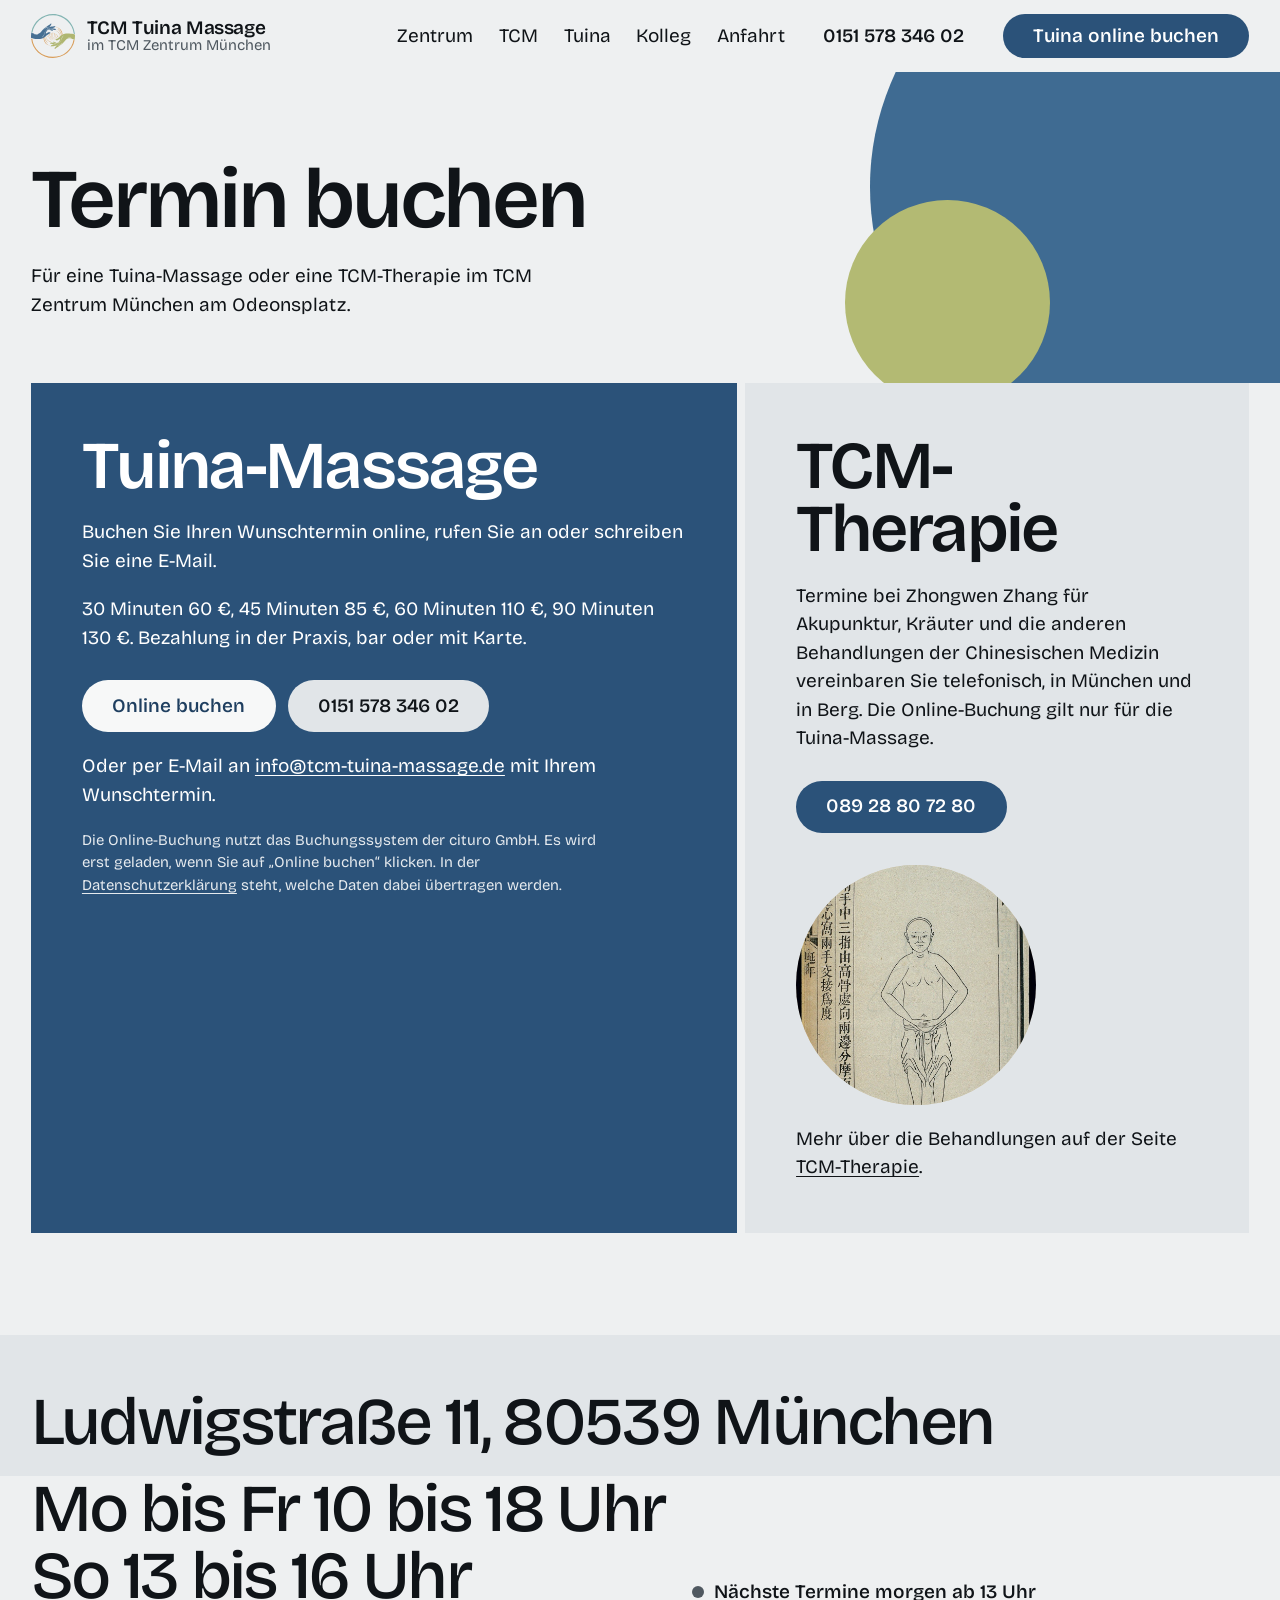
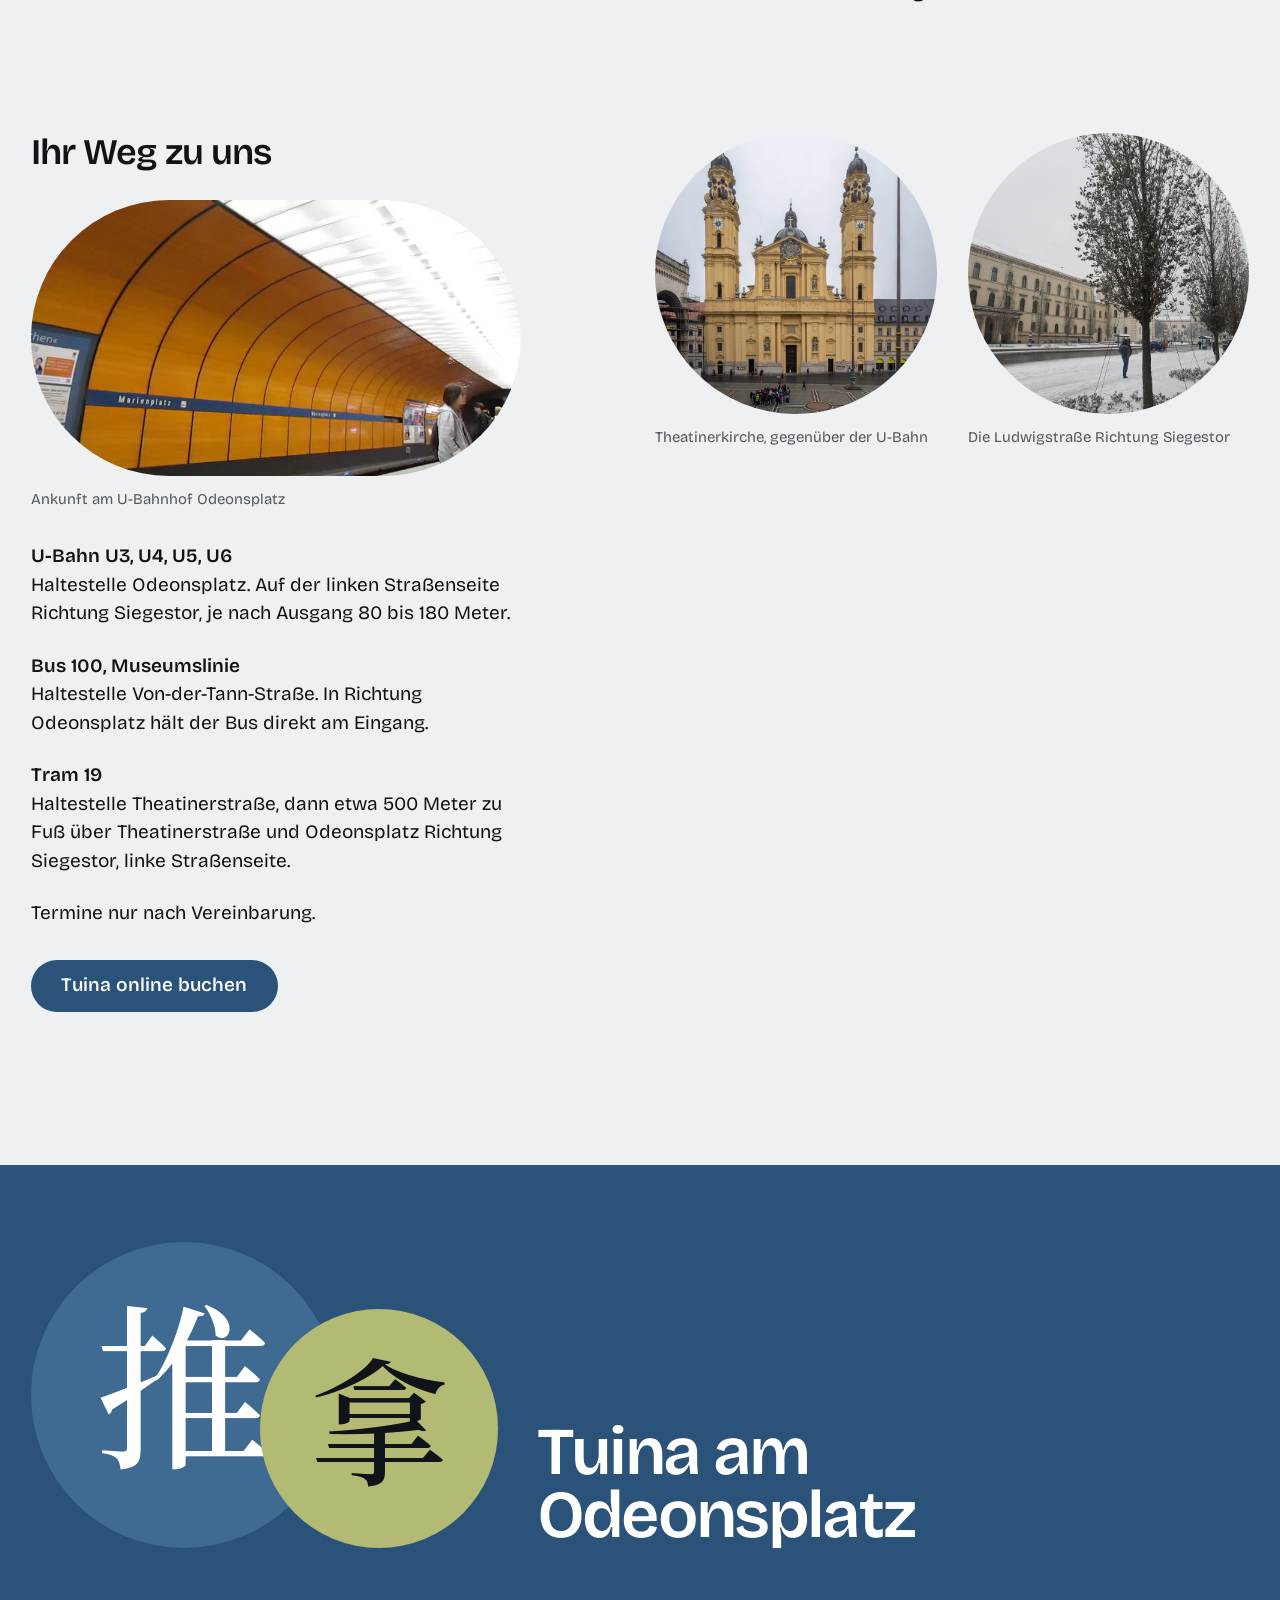
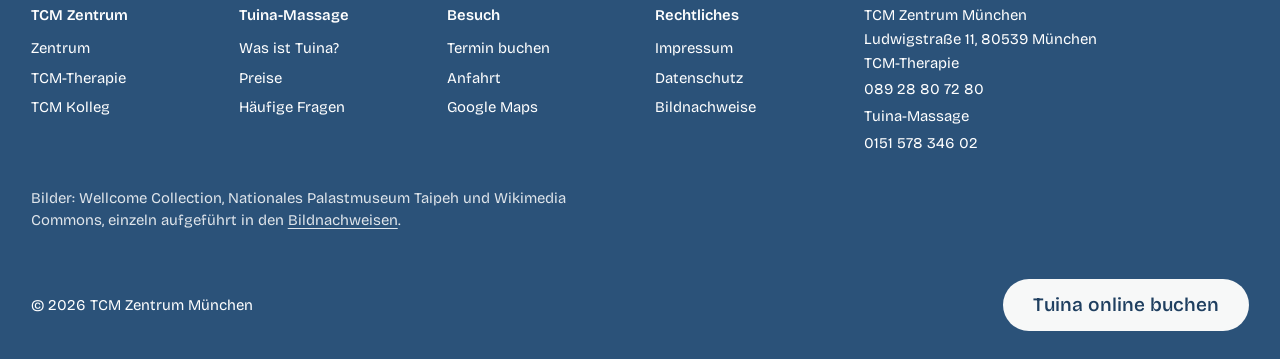
<file: Website_1/booking/index.html>
<!doctype html>
<html lang="de">
<head>
<meta charset="utf-8">
<meta name="viewport" content="width=device-width, initial-scale=1">
<title>Termin buchen | TCM Zentrum und Tuina-Massage am Odeonsplatz</title>
<meta name="description" content="Termin für eine Tuina-Massage oder eine TCM-Therapie am Odeonsplatz in München: Tuina online, telefonisch oder per E-Mail, TCM-Therapie telefonisch.">
<link rel="canonical" href="https://tcm-tuina-massage.de/booking/">
<meta property="og:title" content="Termin buchen | TCM Zentrum und Tuina-Massage am Odeonsplatz">
<meta property="og:description" content="Termin für eine Tuina-Massage oder eine TCM-Therapie am Odeonsplatz in München: Tuina online, telefonisch oder per E-Mail, TCM-Therapie telefonisch.">
<meta property="og:image" content="https://tcm-tuina-massage.de/assets/img/odeonsplatz.jpg">
<meta property="og:type" content="website">
<meta property="og:url" content="https://tcm-tuina-massage.de/booking/">
<meta property="og:locale" content="de_DE">
<meta name="theme-color" content="#eef0f1">
<link rel="icon" href="../assets/img/tuina-logo.svg">
<link rel="preload" href="../assets/fonts/bricolage-latin-wght-normal.woff2" as="font" type="font/woff2" crossorigin>
<link rel="stylesheet" href="../assets/style.css?v=a5007cd2">
</head>
<body>
<a class="skip" href="#inhalt">Zum Inhalt springen</a>
<header class="site-head">
  <a class="mark" href="../" aria-label="TCM Tuina Massage, Startseite">
    <img src="../assets/img/tuina-logo.svg" alt="" width="44" height="44">
    <span>TCM Tuina Massage<small>im TCM Zentrum München</small></span>
  </a>
  <nav class="head-links" aria-label="Hauptnavigation">
    <a href="../zentrum/">Zentrum</a>
    <a href="../tcm/">TCM</a>
    <a href="../">Tuina</a>
    <a href="../tcm-kolleg/">Kolleg</a>
    <a href="#anfahrt">Anfahrt</a>
  </nav>
  <a class="head-tel" href="tel:+4915157834602">0151 578 346 02</a>
  <a class="btn" href="../booking/" data-booking>Tuina online buchen</a>
  <details class="menu">
    <summary aria-label="Menü"><svg viewBox="0 0 24 24" fill="currentColor" aria-hidden="true"><circle cx="6" cy="12" r="2.2"/><circle cx="12" cy="12" r="2.2"/><circle cx="18" cy="12" r="2.2"/></svg></summary>
    <nav class="menu-panel" aria-label="Menü">
      <a href="../zentrum/">TCM Zentrum München</a>
      <a href="../tcm/">TCM-Therapie</a>
      <a href="../">Tuina-Massage</a>
      <a href="../tcm-kolleg/">TCM Kolleg</a>
      <span class="sep"></span>
      <a href="../#preise">Preise Tuina-Massage</a>
      <a href="../#fragen">Fragen zur Tuina-Massage</a>
      <a href="#anfahrt">Zeiten und Anfahrt</a>
      <a href="../booking/" aria-current="page">Termin buchen</a>
      <a href="tel:+4915157834602">Tuina-Massage: 0151 578 346 02</a>
      <a href="tel:+498928807280">TCM-Therapie: 089 28 80 72 80</a>
      <span class="sep"></span>
      <a href="../impressum/">Impressum</a>
      <a href="../datenschutz/">Datenschutz</a>
    </nav>
  </details>
</header>
<main id="inhalt">

  <section class="page-top">
    <div class="orb-small" aria-hidden="true"></div><div class="orb-small" aria-hidden="true"></div>
    <h1>Termin buchen</h1>
    <p>Für eine Tuina-Massage oder eine TCM-Therapie im TCM Zentrum München am Odeonsplatz.</p>
  </section>
  <section class="book" data-reveal>
    <div class="book-main">
      <h2>Tuina-Massage</h2>
      <p>Buchen Sie Ihren Wunschtermin online, rufen Sie an oder schreiben Sie eine E-Mail.</p>
      <p>30 Minuten 60 €, 45 Minuten 85 €, 60 Minuten 110 €, 90 Minuten 130 €. Bezahlung in der Praxis, bar oder mit Karte.</p>
      <div class="actions">
        <a class="btn btn-light" href="../booking/" data-booking>Online buchen</a>
        <a class="btn btn-quiet" href="tel:+4915157834602">0151 578 346 02</a>
      </div>
      <p>Oder per E-Mail an <a href="mailto:info@tcm-tuina-massage.de?subject=Terminanfrage%20TCM%20Tuina%20Massage">info@tcm-tuina-massage.de</a> mit Ihrem Wunschtermin.</p>
      <p class="hint">Die Online-Buchung nutzt das Buchungssystem der cituro GmbH. Es wird erst geladen, wenn Sie auf „Online buchen“ klicken. In der <a href="../datenschutz/#buchung">Datenschutzerklärung</a> steht, welche Daten dabei übertragen werden.</p>
    </div>
    <div class="book-side" id="tcm-termin">
      <h2>TCM-Therapie</h2>
      <p>Termine bei Zhongwen Zhang für Akupunktur, Kräuter und die anderen Behandlungen der Chinesischen Medizin vereinbaren Sie telefonisch, in München und in Berg. Die Online-Buchung gilt nur für die Tuina-Massage.</p>
      <div class="actions"><a class="btn" href="tel:+498928807280">089 28 80 72 80</a></div>
      <div class="side-pic"><img src="../assets/img/holzschnitt-selbstmassage.jpg" alt="Chinesischer Holzschnitt: eine Figur massiert sich mit beiden Händen den Bauch" width="933" height="1400" loading="lazy" decoding="async"></div>
      <p>Mehr über die Behandlungen auf der Seite <a href="../tcm/">TCM-Therapie</a>.</p>
    </div>
  </section>
  <section class="visit" id="anfahrt" style="padding-top:clamp(64px,8vw,120px)">
    <div class="rows">
      <a href="https://www.google.de/maps/place/48.14502562430879N+11.57844559690281E" rel="noopener">Ludwigstraße 11, 80539 München</a>
      <div class="row row-hours"><span>Mo bis Fr 10 bis 18 Uhr<br>So 13 bis 16 Uhr</span><span class="today" data-today hidden></span></div>
    </div>
    <div class="way">
      <div class="way-text" data-reveal>
        <h3>Ihr Weg zu uns</h3>
        <figure class="clip">
          <video autoplay muted loop playsinline preload="metadata" poster="../assets/img/ubahn-odeonsplatz.jpg" width="854" height="480" aria-label="Eine U-Bahn fährt in den Bahnhof Odeonsplatz ein">
            <source src="../assets/img/ubahn-odeonsplatz.webm" type="video/webm">
          </video>
          <figcaption>Ankunft am U-Bahnhof Odeonsplatz</figcaption>
        </figure>
        <p><b>U-Bahn U3, U4, U5, U6</b>Haltestelle Odeonsplatz. Auf der linken Straßenseite Richtung Siegestor, je nach Ausgang 80 bis 180 Meter.</p>
        <p><b>Bus 100, Museumslinie</b>Haltestelle Von-der-Tann-Straße. In Richtung Odeonsplatz hält der Bus direkt am Eingang.</p>
        <p><b>Tram 19</b>Haltestelle Theatinerstraße, dann etwa 500 Meter zu Fuß über Theatinerstraße und Odeonsplatz Richtung Siegestor, linke Straßenseite.</p>
        <p>Termine nur nach Vereinbarung.</p>
        <a class="btn" href="../booking/" data-booking>Tuina online buchen</a>
      </div>
      <div class="way-pics" data-reveal>
        <figure><div class="circle"><img src="../assets/img/theatinerkirche.jpg" alt="Die gelbe Fassade der Theatinerkirche am Odeonsplatz" width="1215" height="1400" loading="lazy" decoding="async"></div><figcaption>Theatinerkirche, gegenüber der U-Bahn</figcaption></figure>
        <figure><div class="circle"><img src="../assets/img/ludwigstrasse-winter.jpg" alt="Die Ludwigstraße in München im Schnee" width="1800" height="1350" loading="lazy" decoding="async"></div><figcaption>Die Ludwigstraße Richtung Siegestor</figcaption></figure>
      </div>
    </div>

  </section>

</main>
<footer class="site-foot">
  <div class="foot-top">
  <div class="foot-mark" aria-hidden="true">
    <span class="m-tui"><svg class="glyph g-tui" viewBox="0 0 100 100" aria-hidden="true"><text x="50" y="50" text-anchor="middle" dominant-baseline="central">推</text></svg></span><span class="m-na"><svg class="glyph g-na" viewBox="0 0 100 100" aria-hidden="true"><text x="50" y="50" text-anchor="middle" dominant-baseline="central">拿</text></svg></span>
  </div>
  <p class="foot-word">Tuina am Odeonsplatz</p>
  </div>
  <div class="foot-cols">
    <div class="foot-col"><b>TCM Zentrum</b><a href="../zentrum/">Zentrum</a><a href="../tcm/">TCM-Therapie</a><a href="../tcm-kolleg/">TCM Kolleg</a></div>
    <div class="foot-col"><b>Tuina-Massage</b><a href="../">Was ist Tuina?</a><a href="../#preise">Preise</a><a href="../#fragen">Häufige Fragen</a></div>
    <div class="foot-col"><b>Besuch</b><a href="../booking/">Termin buchen</a><a href="#anfahrt">Anfahrt</a><a href="https://www.google.de/maps/place/48.14502562430879N+11.57844559690281E" rel="noopener">Google Maps</a></div>
    <div class="foot-col"><b>Rechtliches</b><a href="../impressum/">Impressum</a><a href="../datenschutz/">Datenschutz</a><a href="../impressum/#bildnachweise">Bildnachweise</a></div>
    <div class="foot-addr">TCM Zentrum München<br>Ludwigstraße 11, 80539 München<br>TCM-Therapie <a href="tel:+498928807280">089 28 80 72 80</a>Tuina-Massage <a href="tel:+4915157834602">0151 578 346 02</a></div>
  </div>
  <p class="credits">Bilder: Wellcome Collection, Nationales Palastmuseum Taipeh und Wikimedia Commons, einzeln aufgeführt in den <a href="../impressum/#bildnachweise">Bildnachweisen</a>.</p>
  <div class="foot-last"><span>© 2026 TCM Zentrum München</span><a class="btn btn-light" href="../booking/" data-booking>Tuina online buchen</a></div>
</footer>

<dialog class="booking" id="booking" aria-labelledby="booking-title">
  <div class="booking-inner">
    <div class="booking-bar">
      <div><b id="booking-title">Tuina-Massage online buchen</b><small>Lieber telefonisch? <a href="tel:+4915157834602">0151 578 346 02</a></small><small>Buchungssystem der cituro GmbH, siehe <a href="../datenschutz/#buchung">Datenschutzerklärung</a></small></div>
      <button class="booking-close" type="button" data-booking-close aria-label="Schließen"><svg viewBox="0 0 24 24" fill="none" stroke="currentColor" stroke-width="2.4" stroke-linecap="round" aria-hidden="true"><path d="M5 5l14 14M19 5L5 19"/></svg></button>
    </div>
    <p class="booking-pick" aria-live="polite" hidden></p>
    <iframe title="Online-Terminbuchung TCM Tuina Massage" data-src="https://app.cituro.com/booking/tcm-tuina-massage"></iframe>
  </div>
</dialog>
<script src="../assets/main.js?v=a5007cd2" defer></script>
</body>
</html>
</file>
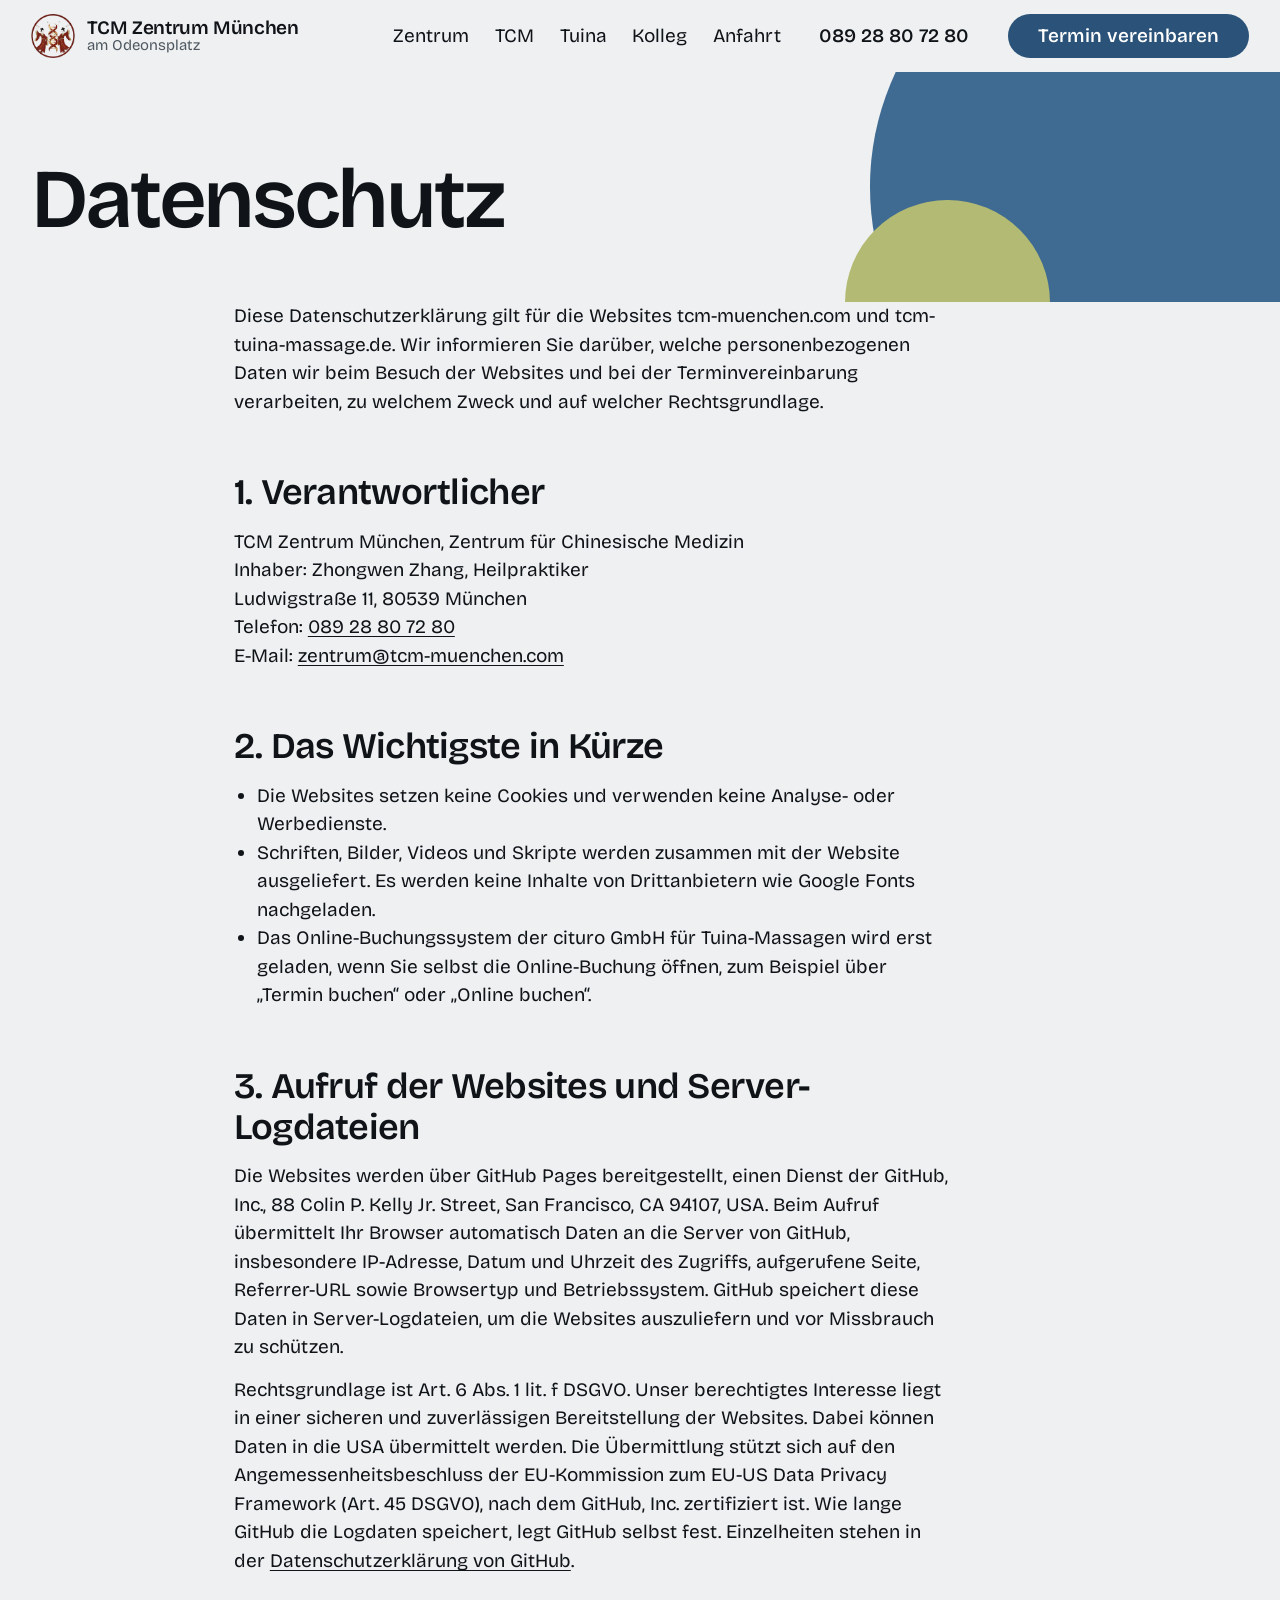
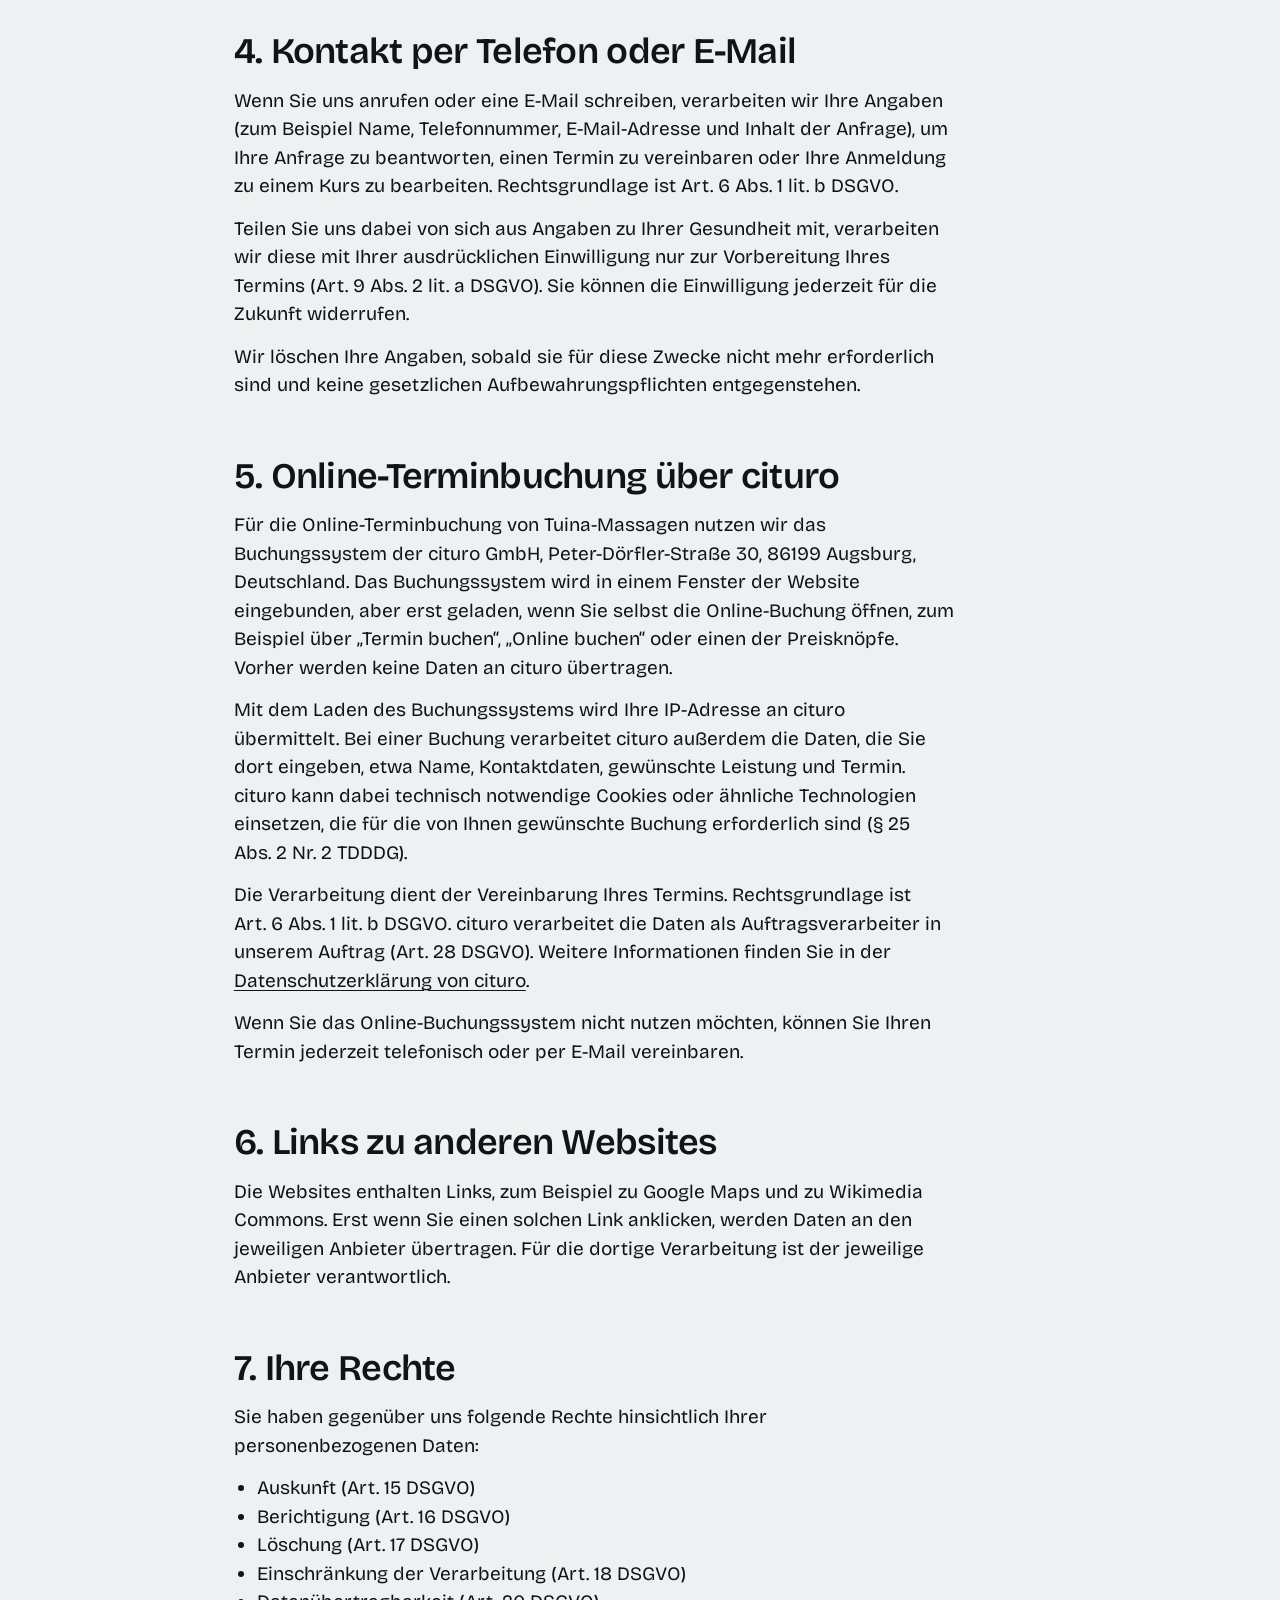
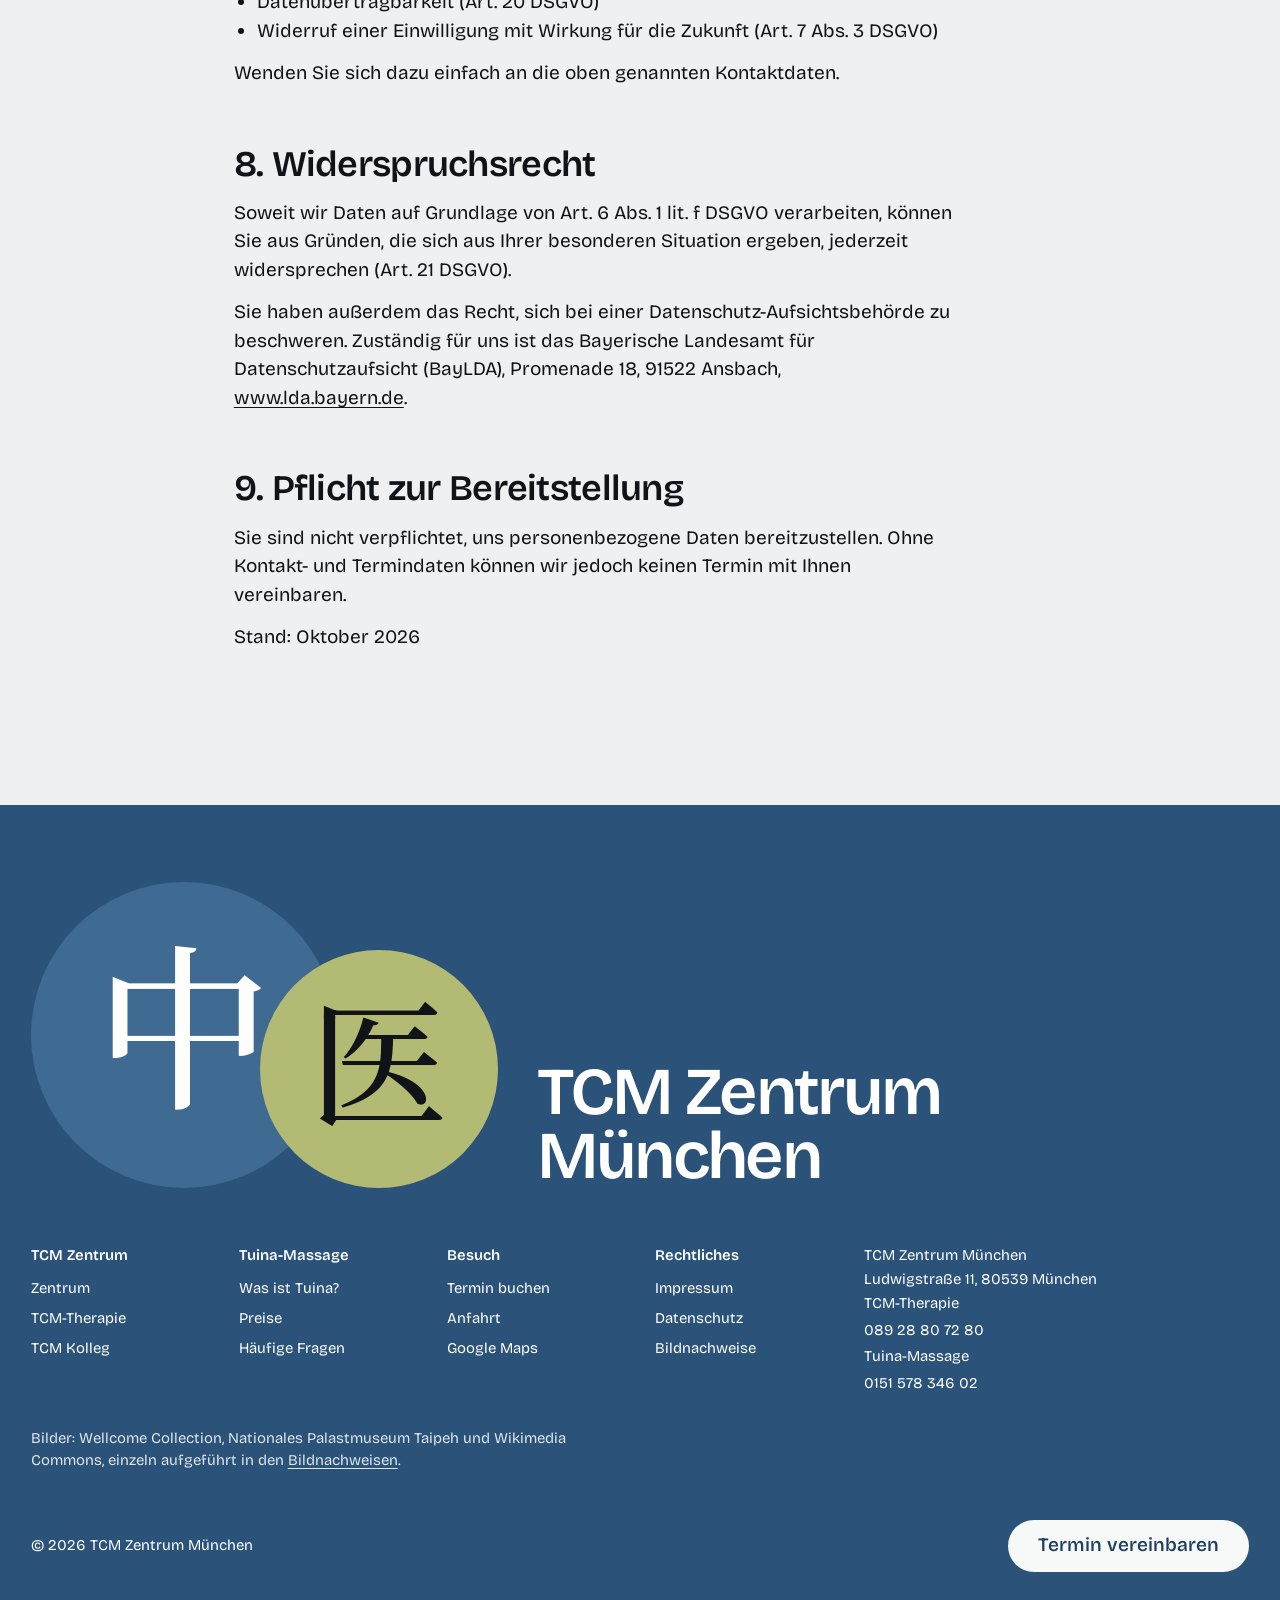
<file: Website_1/datenschutz/index.html>
<!doctype html>
<html lang="de">
<head>
<meta charset="utf-8">
<meta name="viewport" content="width=device-width, initial-scale=1">
<title>Datenschutz | TCM Zentrum München</title>
<meta name="description" content="Datenschutzerklärung von TCM Zentrum München und TCM Tuina Massage.">
<meta name="robots" content="noindex, follow">
<link rel="canonical" href="https://tcm-tuina-massage.de/datenschutz/">
<meta property="og:title" content="Datenschutz | TCM Zentrum München">
<meta property="og:description" content="Datenschutzerklärung von TCM Zentrum München und TCM Tuina Massage.">
<meta property="og:image" content="https://tcm-tuina-massage.de/assets/img/odeonsplatz.jpg">
<meta property="og:type" content="website">
<meta property="og:url" content="https://tcm-tuina-massage.de/datenschutz/">
<meta property="og:locale" content="de_DE">
<meta name="theme-color" content="#eef0f1">
<link rel="icon" href="../assets/img/tcm-zentrum-logo.png">
<link rel="preload" href="../assets/fonts/bricolage-latin-wght-normal.woff2" as="font" type="font/woff2" crossorigin>
<link rel="stylesheet" href="../assets/style.css?v=a5007cd2">
</head>
<body>
<a class="skip" href="#inhalt">Zum Inhalt springen</a>
<header class="site-head">
  <a class="mark" href="../zentrum/" aria-label="TCM Zentrum München, Startseite">
    <img src="../assets/img/tcm-zentrum-logo.png" alt="" width="44" height="44">
    <span>TCM Zentrum München<small>am Odeonsplatz</small></span>
  </a>
  <nav class="head-links" aria-label="Hauptnavigation">
    <a href="../zentrum/">Zentrum</a>
    <a href="../tcm/">TCM</a>
    <a href="../">Tuina</a>
    <a href="../tcm-kolleg/">Kolleg</a>
    <a href="../zentrum/#standorte">Anfahrt</a>
  </nav>
  <a class="head-tel" href="tel:+498928807280">089 28 80 72 80</a>
  <a class="btn" href="../booking/#tcm-termin">Termin vereinbaren</a>
  <details class="menu">
    <summary aria-label="Menü"><svg viewBox="0 0 24 24" fill="currentColor" aria-hidden="true"><circle cx="6" cy="12" r="2.2"/><circle cx="12" cy="12" r="2.2"/><circle cx="18" cy="12" r="2.2"/></svg></summary>
    <nav class="menu-panel" aria-label="Menü">
      <a href="../zentrum/">TCM Zentrum München</a>
      <a href="../tcm/">TCM-Therapie</a>
      <a href="../">Tuina-Massage</a>
      <a href="../tcm-kolleg/">TCM Kolleg</a>
      <span class="sep"></span>
      <a href="../#preise">Preise Tuina-Massage</a>
      <a href="../#fragen">Fragen zur Tuina-Massage</a>
      <a href="../zentrum/#standorte">Standorte und Anfahrt</a>
      <a href="../booking/">Termin buchen</a>
      <a href="tel:+4915157834602">Tuina-Massage: 0151 578 346 02</a>
      <a href="tel:+498928807280">TCM-Therapie: 089 28 80 72 80</a>
      <span class="sep"></span>
      <a href="../impressum/">Impressum</a>
      <a href="../datenschutz/" aria-current="page">Datenschutz</a>
    </nav>
  </details>
</header>
<main id="inhalt">

  <section class="page-top">
    <div class="orb-small" aria-hidden="true"></div><div class="orb-small" aria-hidden="true"></div>
    <h1>Datenschutz</h1>
  </section>
  <div class="legal"><div class="legal-body" data-reveal>

    <p>Diese Datenschutzerklärung gilt für die Websites tcm-muenchen.com und tcm-tuina-massage.de. Wir informieren Sie darüber, welche personenbezogenen Daten wir beim Besuch der Websites und bei der Terminvereinbarung verarbeiten, zu welchem Zweck und auf welcher Rechtsgrundlage.</p>
    <h2>1. Verantwortlicher</h2>
    <address>TCM Zentrum München, Zentrum für Chinesische Medizin<br>Inhaber: Zhongwen Zhang, Heilpraktiker<br>Ludwigstraße 11, 80539 München<br>Telefon: <a href="tel:+498928807280">089 28 80 72 80</a><br>E-Mail: <a href="mailto:zentrum@tcm-muenchen.com">zentrum@tcm-muenchen.com</a></address>
    <h2>2. Das Wichtigste in Kürze</h2>
    <ul>
      <li>Die Websites setzen keine Cookies und verwenden keine Analyse- oder Werbedienste.</li>
      <li>Schriften, Bilder, Videos und Skripte werden zusammen mit der Website ausgeliefert. Es werden keine Inhalte von Drittanbietern wie Google Fonts nachgeladen.</li>
      <li>Das Online-Buchungssystem der cituro GmbH für Tuina-Massagen wird erst geladen, wenn Sie selbst die Online-Buchung öffnen, zum Beispiel über „Termin buchen“ oder „Online buchen“.</li>
    </ul>
    <h2>3. Aufruf der Websites und Server-Logdateien</h2>
    <p>Die Websites werden über GitHub Pages bereitgestellt, einen Dienst der GitHub, Inc., 88 Colin P. Kelly Jr. Street, San Francisco, CA 94107, USA. Beim Aufruf übermittelt Ihr Browser automatisch Daten an die Server von GitHub, insbesondere IP-Adresse, Datum und Uhrzeit des Zugriffs, aufgerufene Seite, Referrer-URL sowie Browsertyp und Betriebssystem. GitHub speichert diese Daten in Server-Logdateien, um die Websites auszuliefern und vor Missbrauch zu schützen.</p>
    <p>Rechtsgrundlage ist Art. 6 Abs. 1 lit. f DSGVO. Unser berechtigtes Interesse liegt in einer sicheren und zuverlässigen Bereitstellung der Websites. Dabei können Daten in die USA übermittelt werden. Die Übermittlung stützt sich auf den Angemessenheitsbeschluss der EU-Kommission zum EU-US Data Privacy Framework (Art. 45 DSGVO), nach dem GitHub, Inc. zertifiziert ist. Wie lange GitHub die Logdaten speichert, legt GitHub selbst fest. Einzelheiten stehen in der <a href="https://docs.github.com/de/site-policy/privacy-policies/github-general-privacy-statement" rel="noopener">Datenschutzerklärung von GitHub</a>.</p>
    <h2>4. Kontakt per Telefon oder E-Mail</h2>
    <p>Wenn Sie uns anrufen oder eine E-Mail schreiben, verarbeiten wir Ihre Angaben (zum Beispiel Name, Telefonnummer, E-Mail-Adresse und Inhalt der Anfrage), um Ihre Anfrage zu beantworten, einen Termin zu vereinbaren oder Ihre Anmeldung zu einem Kurs zu bearbeiten. Rechtsgrundlage ist Art. 6 Abs. 1 lit. b DSGVO.</p>
    <p>Teilen Sie uns dabei von sich aus Angaben zu Ihrer Gesundheit mit, verarbeiten wir diese mit Ihrer ausdrücklichen Einwilligung nur zur Vorbereitung Ihres Termins (Art. 9 Abs. 2 lit. a DSGVO). Sie können die Einwilligung jederzeit für die Zukunft widerrufen.</p>
    <p>Wir löschen Ihre Angaben, sobald sie für diese Zwecke nicht mehr erforderlich sind und keine gesetzlichen Aufbewahrungspflichten entgegenstehen.</p>
    <h2 id="buchung">5. Online-Terminbuchung über cituro</h2>
    <p>Für die Online-Terminbuchung von Tuina-Massagen nutzen wir das Buchungssystem der cituro GmbH, Peter-Dörfler-Straße 30, 86199 Augsburg, Deutschland. Das Buchungssystem wird in einem Fenster der Website eingebunden, aber erst geladen, wenn Sie selbst die Online-Buchung öffnen, zum Beispiel über „Termin buchen“, „Online buchen“ oder einen der Preisknöpfe. Vorher werden keine Daten an cituro übertragen.</p>
    <p>Mit dem Laden des Buchungssystems wird Ihre IP-Adresse an cituro übermittelt. Bei einer Buchung verarbeitet cituro außerdem die Daten, die Sie dort eingeben, etwa Name, Kontaktdaten, gewünschte Leistung und Termin. cituro kann dabei technisch notwendige Cookies oder ähnliche Technologien einsetzen, die für die von Ihnen gewünschte Buchung erforderlich sind (§ 25 Abs. 2 Nr. 2 TDDDG).</p>
    <p>Die Verarbeitung dient der Vereinbarung Ihres Termins. Rechtsgrundlage ist Art. 6 Abs. 1 lit. b DSGVO. cituro verarbeitet die Daten als Auftragsverarbeiter in unserem Auftrag (Art. 28 DSGVO). Weitere Informationen finden Sie in der <a href="https://www.cituro.com/datenschutz" rel="noopener">Datenschutzerklärung von cituro</a>.</p>
    <p>Wenn Sie das Online-Buchungssystem nicht nutzen möchten, können Sie Ihren Termin jederzeit telefonisch oder per E-Mail vereinbaren.</p>
    <h2>6. Links zu anderen Websites</h2>
    <p>Die Websites enthalten Links, zum Beispiel zu Google Maps und zu Wikimedia Commons. Erst wenn Sie einen solchen Link anklicken, werden Daten an den jeweiligen Anbieter übertragen. Für die dortige Verarbeitung ist der jeweilige Anbieter verantwortlich.</p>
    <h2>7. Ihre Rechte</h2>
    <p>Sie haben gegenüber uns folgende Rechte hinsichtlich Ihrer personenbezogenen Daten:</p>
    <ul>
      <li>Auskunft (Art. 15 DSGVO)</li>
      <li>Berichtigung (Art. 16 DSGVO)</li>
      <li>Löschung (Art. 17 DSGVO)</li>
      <li>Einschränkung der Verarbeitung (Art. 18 DSGVO)</li>
      <li>Datenübertragbarkeit (Art. 20 DSGVO)</li>
      <li>Widerruf einer Einwilligung mit Wirkung für die Zukunft (Art. 7 Abs. 3 DSGVO)</li>
    </ul>
    <p>Wenden Sie sich dazu einfach an die oben genannten Kontaktdaten.</p>
    <h2>8. Widerspruchsrecht</h2>
    <p>Soweit wir Daten auf Grundlage von Art. 6 Abs. 1 lit. f DSGVO verarbeiten, können Sie aus Gründen, die sich aus Ihrer besonderen Situation ergeben, jederzeit widersprechen (Art. 21 DSGVO).</p>
    <p>Sie haben außerdem das Recht, sich bei einer Datenschutz-Aufsichtsbehörde zu beschweren. Zuständig für uns ist das Bayerische Landesamt für Datenschutzaufsicht (BayLDA), Promenade 18, 91522 Ansbach, <a href="https://www.lda.bayern.de" rel="noopener">www.lda.bayern.de</a>.</p>
    <h2>9. Pflicht zur Bereitstellung</h2>
    <p>Sie sind nicht verpflichtet, uns personenbezogene Daten bereitzustellen. Ohne Kontakt- und Termindaten können wir jedoch keinen Termin mit Ihnen vereinbaren.</p>
    <p>Stand: Oktober 2026</p>
  </div></div>

</main>
<footer class="site-foot">
  <div class="foot-top">
  <div class="foot-mark" aria-hidden="true">
    <span class="m-tui"><svg class="glyph g-tui" viewBox="0 0 100 100" aria-hidden="true"><text x="50" y="50" text-anchor="middle" dominant-baseline="central">中</text></svg></span><span class="m-na"><svg class="glyph g-na" viewBox="0 0 100 100" aria-hidden="true"><text x="50" y="50" text-anchor="middle" dominant-baseline="central">医</text></svg></span>
  </div>
  <p class="foot-word">TCM Zentrum München</p>
  </div>
  <div class="foot-cols">
    <div class="foot-col"><b>TCM Zentrum</b><a href="../zentrum/">Zentrum</a><a href="../tcm/">TCM-Therapie</a><a href="../tcm-kolleg/">TCM Kolleg</a></div>
    <div class="foot-col"><b>Tuina-Massage</b><a href="../">Was ist Tuina?</a><a href="../#preise">Preise</a><a href="../#fragen">Häufige Fragen</a></div>
    <div class="foot-col"><b>Besuch</b><a href="../booking/">Termin buchen</a><a href="../zentrum/#standorte">Anfahrt</a><a href="https://www.google.de/maps/place/48.14502562430879N+11.57844559690281E" rel="noopener">Google Maps</a></div>
    <div class="foot-col"><b>Rechtliches</b><a href="../impressum/">Impressum</a><a href="../datenschutz/">Datenschutz</a><a href="../impressum/#bildnachweise">Bildnachweise</a></div>
    <div class="foot-addr">TCM Zentrum München<br>Ludwigstraße 11, 80539 München<br>TCM-Therapie <a href="tel:+498928807280">089 28 80 72 80</a>Tuina-Massage <a href="tel:+4915157834602">0151 578 346 02</a></div>
  </div>
  <p class="credits">Bilder: Wellcome Collection, Nationales Palastmuseum Taipeh und Wikimedia Commons, einzeln aufgeführt in den <a href="../impressum/#bildnachweise">Bildnachweisen</a>.</p>
  <div class="foot-last"><span>© 2026 TCM Zentrum München</span><a class="btn btn-light" href="../booking/#tcm-termin">Termin vereinbaren</a></div>
</footer>

<dialog class="booking" id="booking" aria-labelledby="booking-title">
  <div class="booking-inner">
    <div class="booking-bar">
      <div><b id="booking-title">Tuina-Massage online buchen</b><small>Lieber telefonisch? <a href="tel:+4915157834602">0151 578 346 02</a></small><small>Buchungssystem der cituro GmbH, siehe <a href="../datenschutz/#buchung">Datenschutzerklärung</a></small></div>
      <button class="booking-close" type="button" data-booking-close aria-label="Schließen"><svg viewBox="0 0 24 24" fill="none" stroke="currentColor" stroke-width="2.4" stroke-linecap="round" aria-hidden="true"><path d="M5 5l14 14M19 5L5 19"/></svg></button>
    </div>
    <p class="booking-pick" aria-live="polite" hidden></p>
    <iframe title="Online-Terminbuchung TCM Tuina Massage" data-src="https://app.cituro.com/booking/tcm-tuina-massage"></iframe>
  </div>
</dialog>
<script src="../assets/main.js?v=a5007cd2" defer></script>
</body>
</html>
</file>
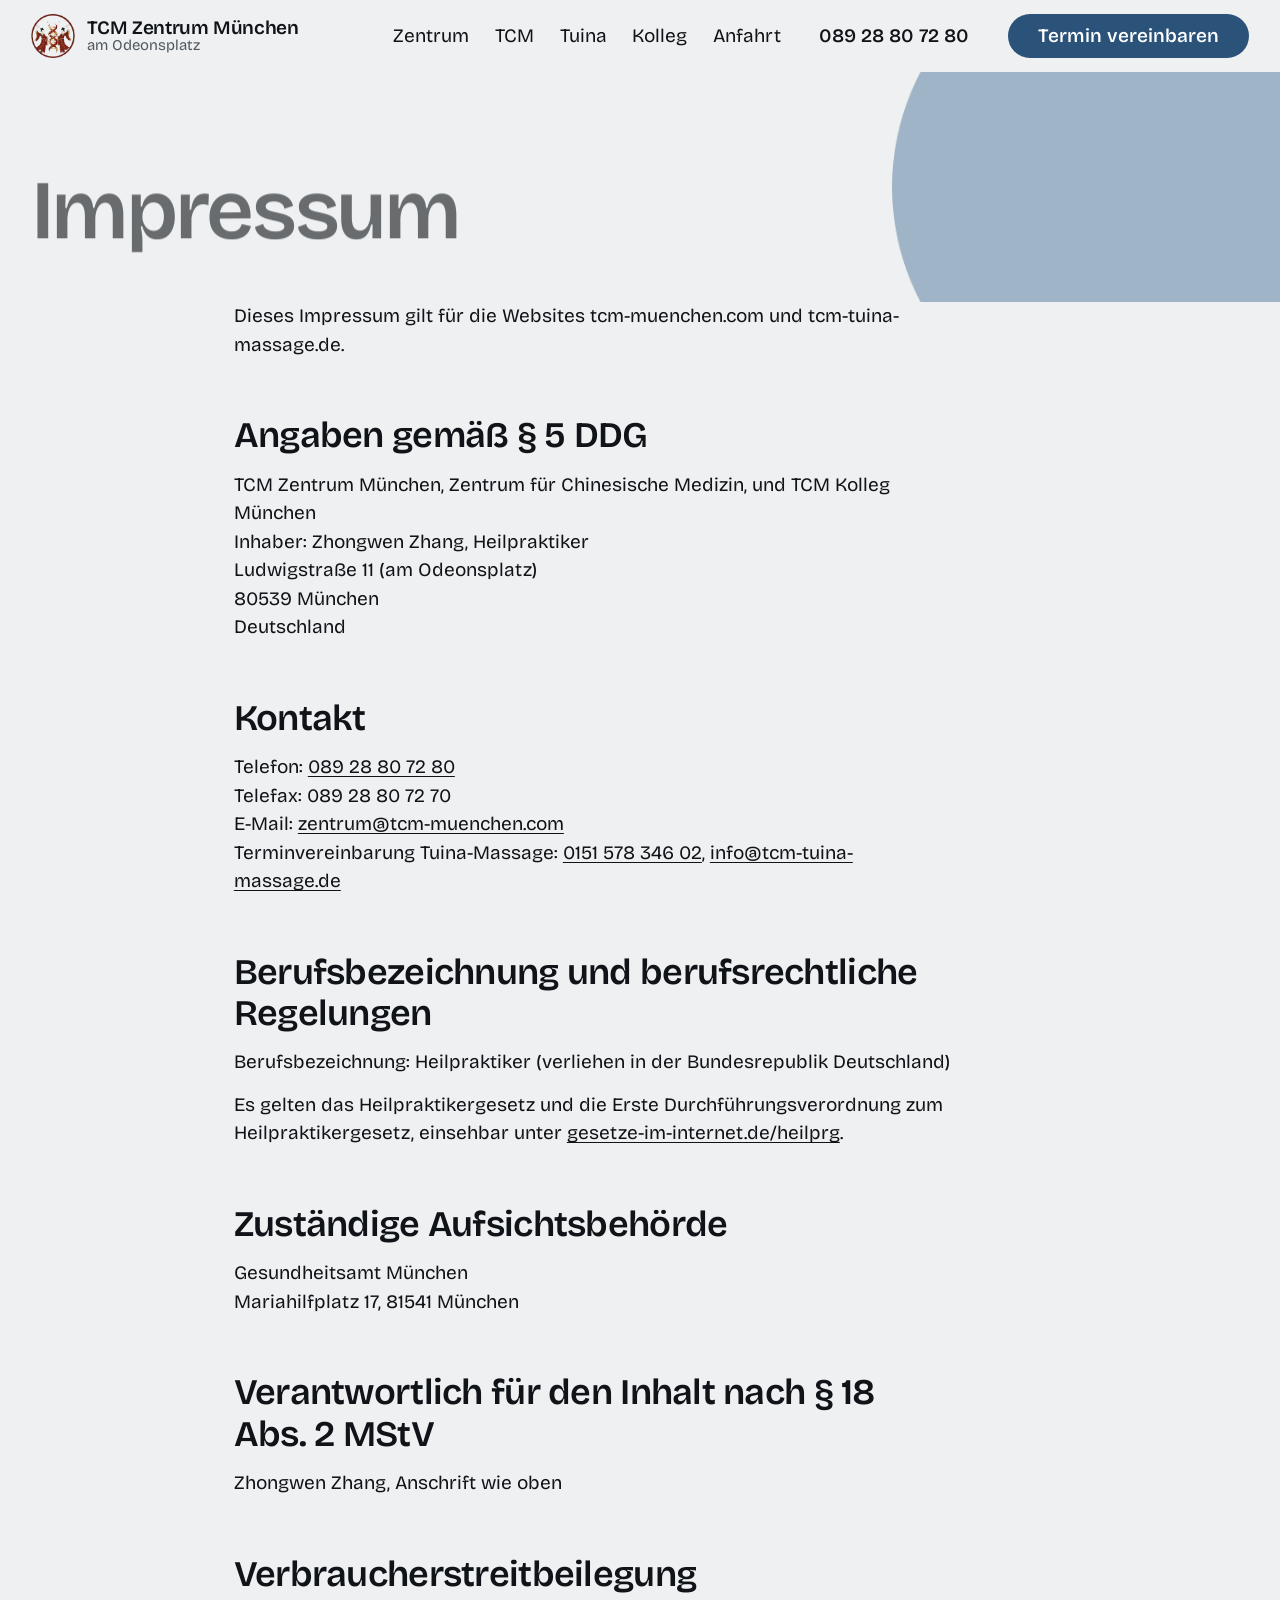
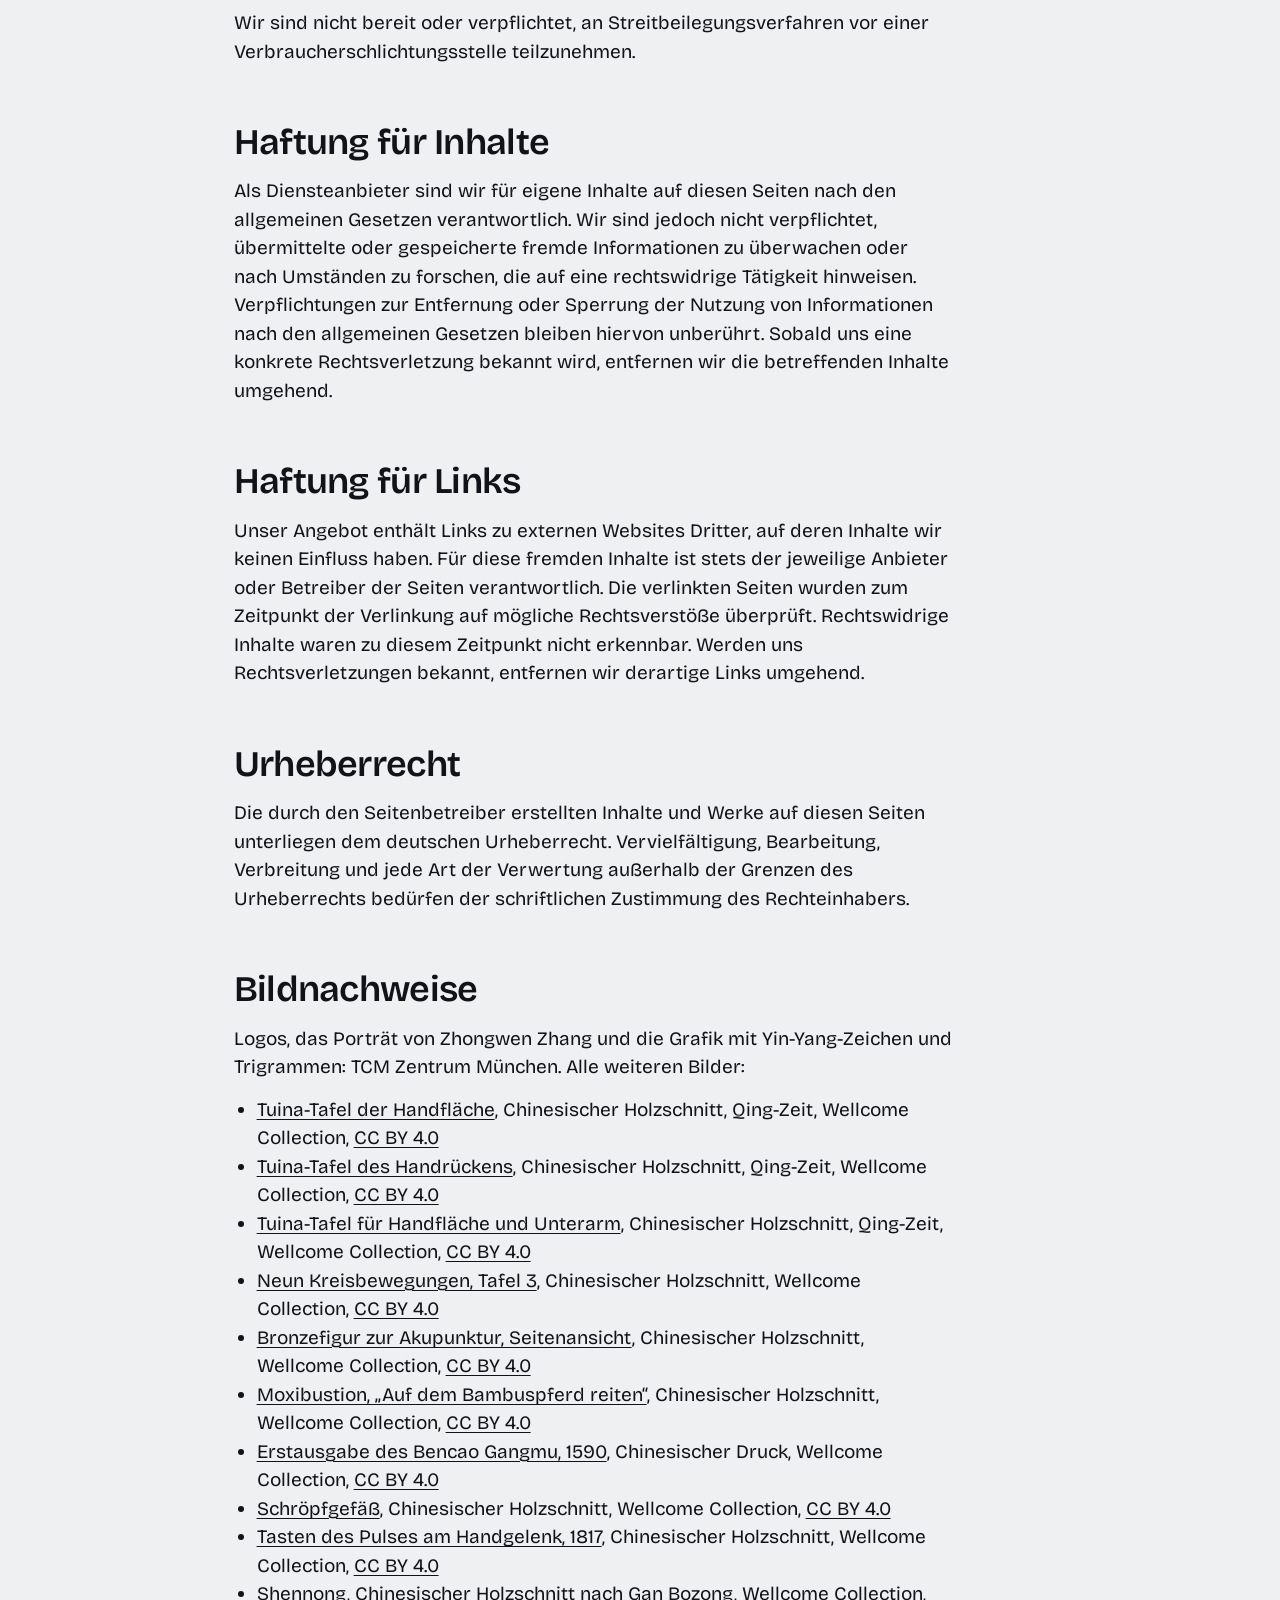
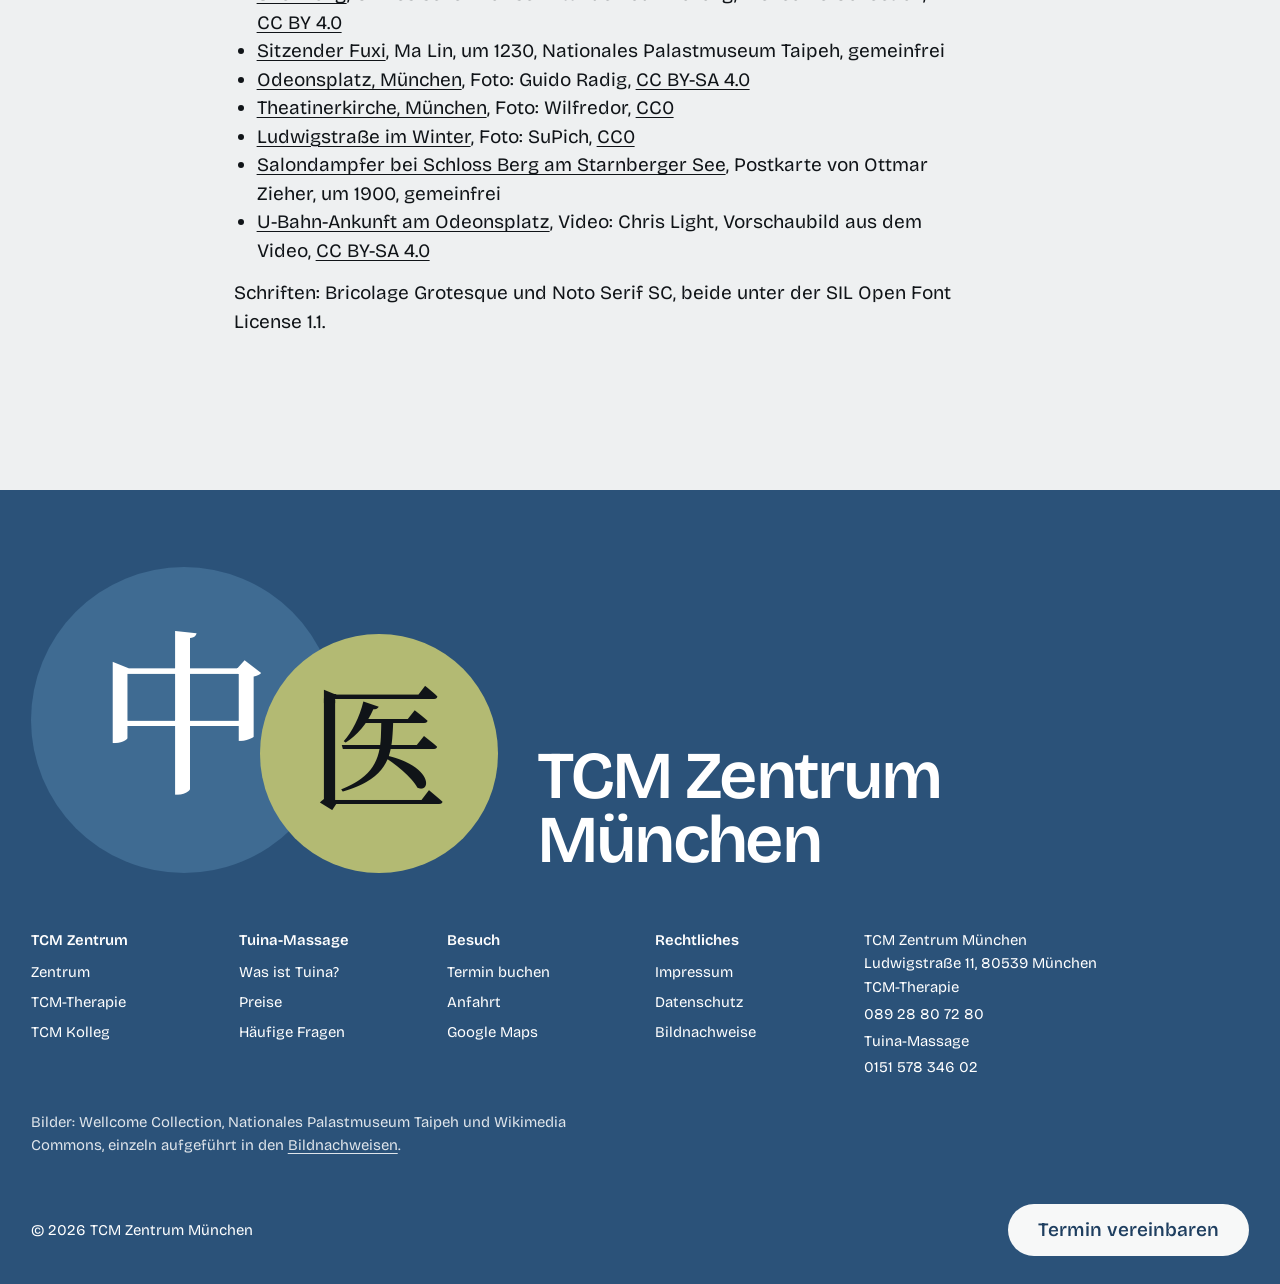
<file: Website_1/impressum-und-datenschutz/index.html>
<!doctype html>
<html lang="de">
<head>
<meta charset="utf-8">
<meta name="viewport" content="width=device-width, initial-scale=1">
<title>Impressum und Datenschutz</title>
<meta name="robots" content="noindex">
<meta http-equiv="refresh" content="0; url=../impressum/">
</head>
<body><p><a href="../impressum/">Weiter zu: Impressum und Datenschutz</a></p></body>
</html>
</file>
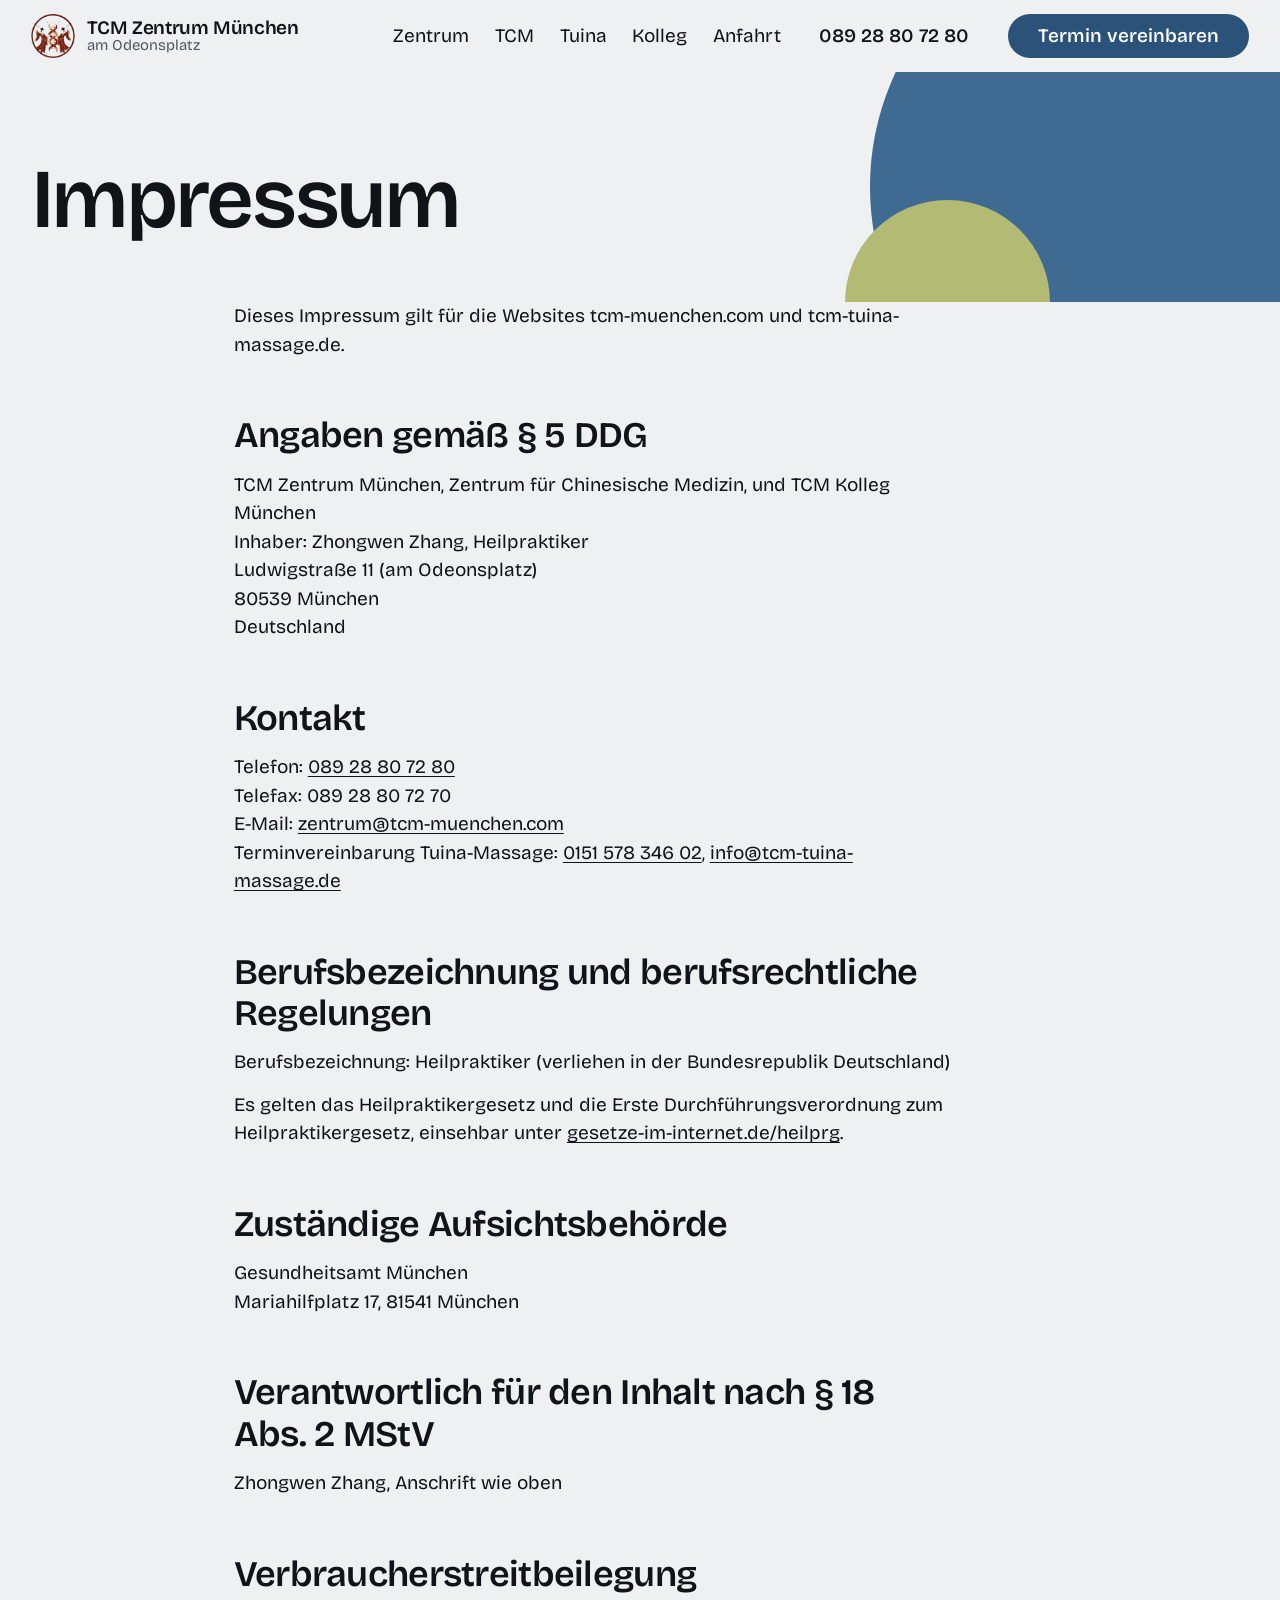
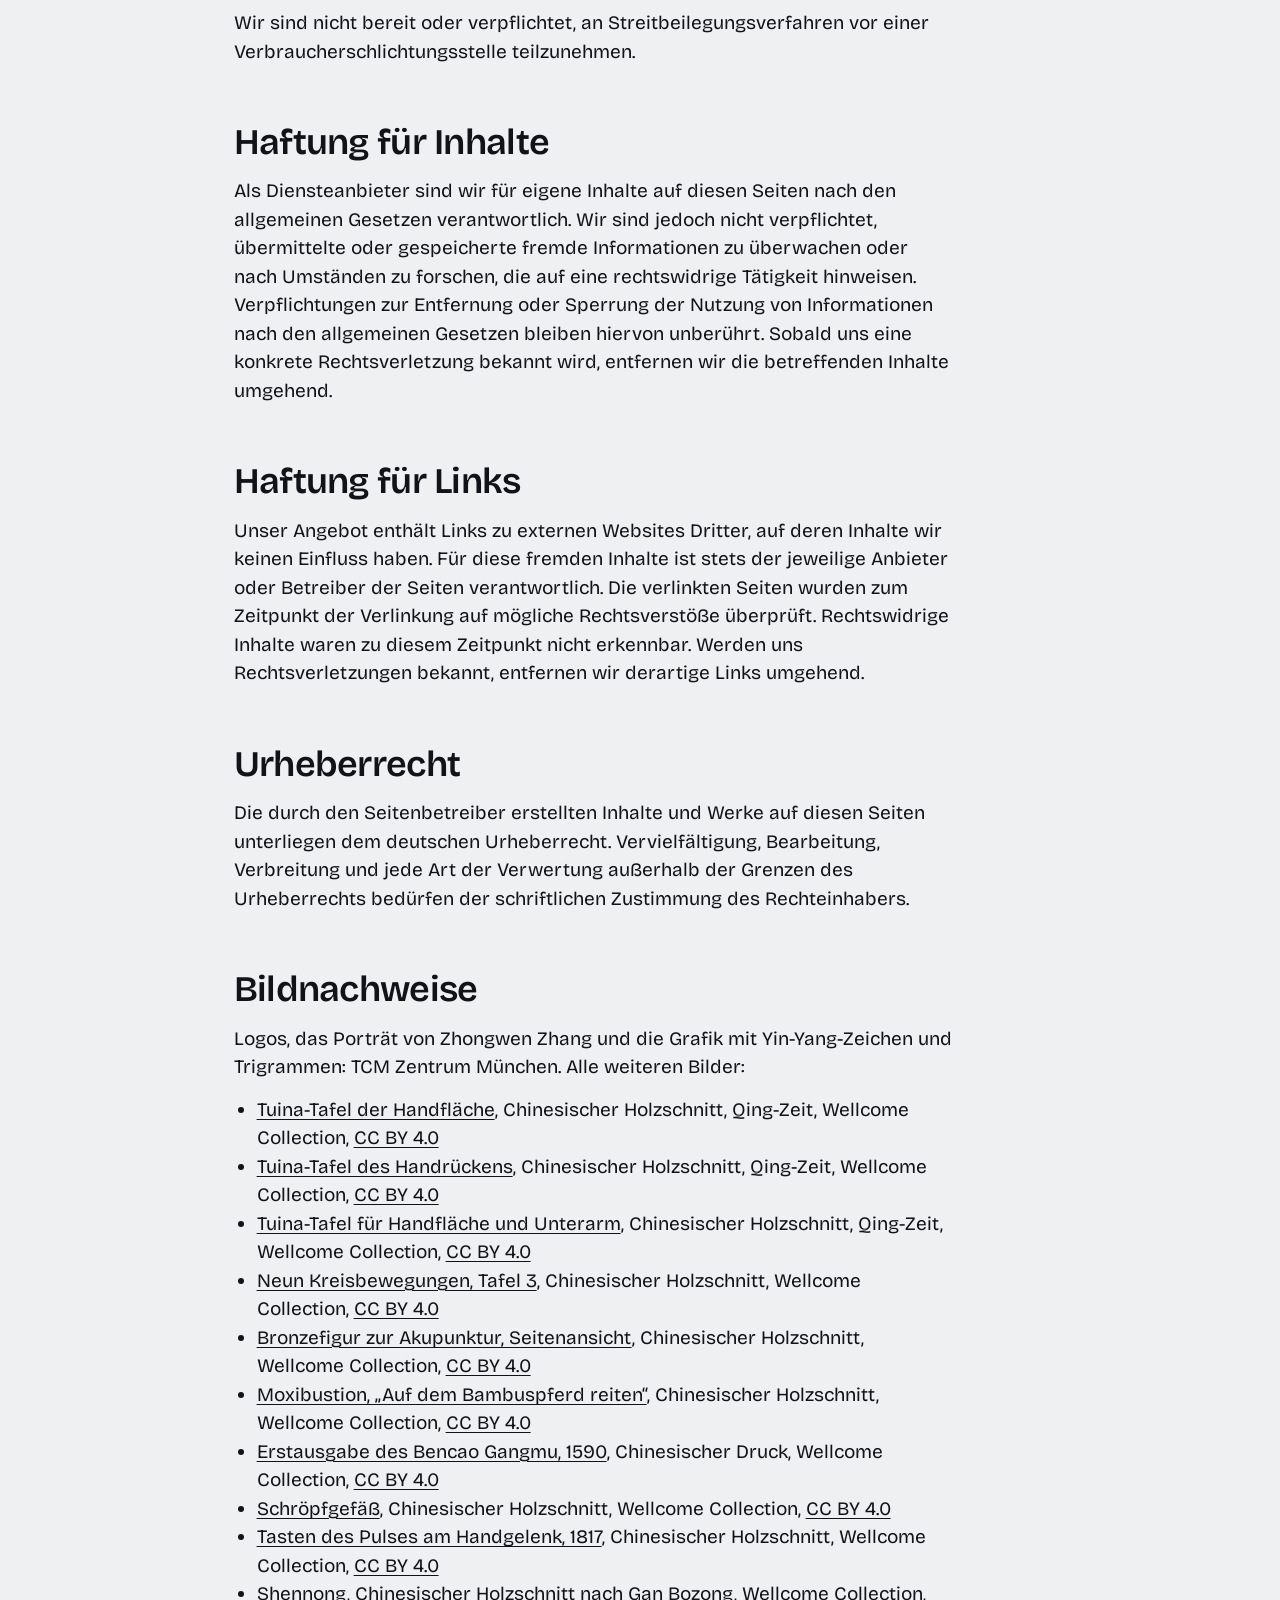
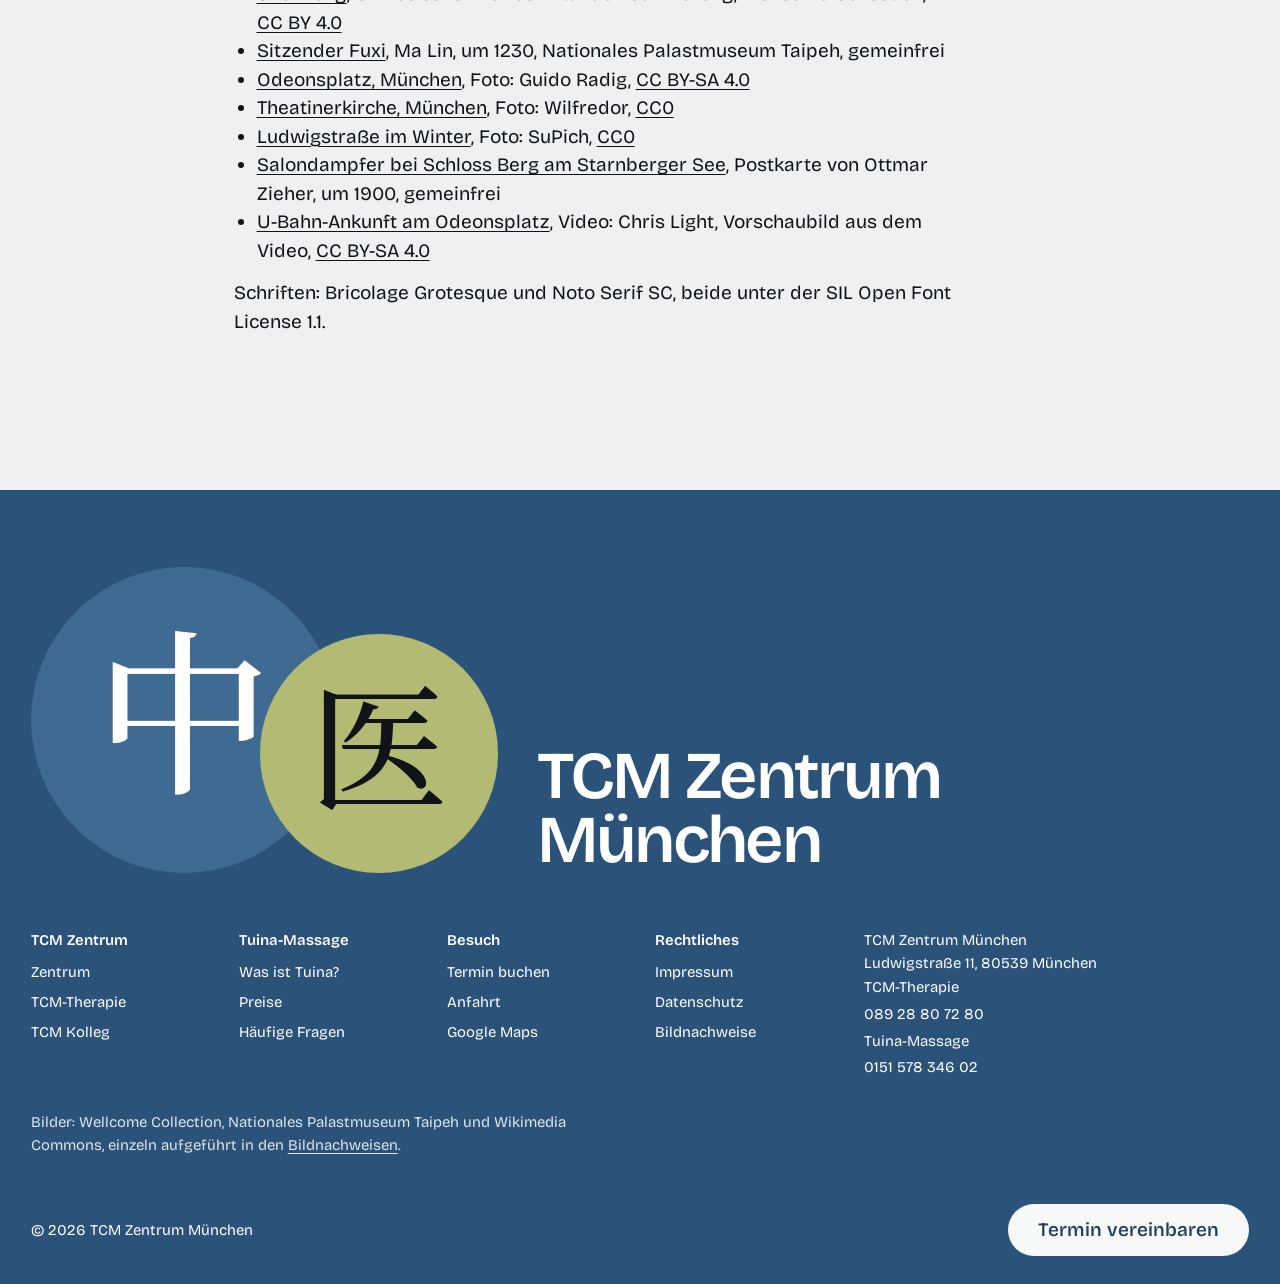
<file: Website_1/impressum/index.html>
<!doctype html>
<html lang="de">
<head>
<meta charset="utf-8">
<meta name="viewport" content="width=device-width, initial-scale=1">
<title>Impressum | TCM Zentrum München</title>
<meta name="description" content="Impressum von TCM Zentrum München und TCM Tuina Massage am Odeonsplatz.">
<meta name="robots" content="noindex, follow">
<link rel="canonical" href="https://tcm-tuina-massage.de/impressum/">
<meta property="og:title" content="Impressum | TCM Zentrum München">
<meta property="og:description" content="Impressum von TCM Zentrum München und TCM Tuina Massage am Odeonsplatz.">
<meta property="og:image" content="https://tcm-tuina-massage.de/assets/img/odeonsplatz.jpg">
<meta property="og:type" content="website">
<meta property="og:url" content="https://tcm-tuina-massage.de/impressum/">
<meta property="og:locale" content="de_DE">
<meta name="theme-color" content="#eef0f1">
<link rel="icon" href="../assets/img/tcm-zentrum-logo.png">
<link rel="preload" href="../assets/fonts/bricolage-latin-wght-normal.woff2" as="font" type="font/woff2" crossorigin>
<link rel="stylesheet" href="../assets/style.css?v=a5007cd2">
</head>
<body>
<a class="skip" href="#inhalt">Zum Inhalt springen</a>
<header class="site-head">
  <a class="mark" href="../zentrum/" aria-label="TCM Zentrum München, Startseite">
    <img src="../assets/img/tcm-zentrum-logo.png" alt="" width="44" height="44">
    <span>TCM Zentrum München<small>am Odeonsplatz</small></span>
  </a>
  <nav class="head-links" aria-label="Hauptnavigation">
    <a href="../zentrum/">Zentrum</a>
    <a href="../tcm/">TCM</a>
    <a href="../">Tuina</a>
    <a href="../tcm-kolleg/">Kolleg</a>
    <a href="../zentrum/#standorte">Anfahrt</a>
  </nav>
  <a class="head-tel" href="tel:+498928807280">089 28 80 72 80</a>
  <a class="btn" href="../booking/#tcm-termin">Termin vereinbaren</a>
  <details class="menu">
    <summary aria-label="Menü"><svg viewBox="0 0 24 24" fill="currentColor" aria-hidden="true"><circle cx="6" cy="12" r="2.2"/><circle cx="12" cy="12" r="2.2"/><circle cx="18" cy="12" r="2.2"/></svg></summary>
    <nav class="menu-panel" aria-label="Menü">
      <a href="../zentrum/">TCM Zentrum München</a>
      <a href="../tcm/">TCM-Therapie</a>
      <a href="../">Tuina-Massage</a>
      <a href="../tcm-kolleg/">TCM Kolleg</a>
      <span class="sep"></span>
      <a href="../#preise">Preise Tuina-Massage</a>
      <a href="../#fragen">Fragen zur Tuina-Massage</a>
      <a href="../zentrum/#standorte">Standorte und Anfahrt</a>
      <a href="../booking/">Termin buchen</a>
      <a href="tel:+4915157834602">Tuina-Massage: 0151 578 346 02</a>
      <a href="tel:+498928807280">TCM-Therapie: 089 28 80 72 80</a>
      <span class="sep"></span>
      <a href="../impressum/" aria-current="page">Impressum</a>
      <a href="../datenschutz/">Datenschutz</a>
    </nav>
  </details>
</header>
<main id="inhalt">

  <section class="page-top">
    <div class="orb-small" aria-hidden="true"></div><div class="orb-small" aria-hidden="true"></div>
    <h1>Impressum</h1>
  </section>
  <div class="legal"><div class="legal-body" data-reveal>

    <p>Dieses Impressum gilt für die Websites tcm-muenchen.com und tcm-tuina-massage.de.</p>
    <h2>Angaben gemäß § 5 DDG</h2>
    <address>TCM Zentrum München, Zentrum für Chinesische Medizin, und TCM Kolleg München<br>Inhaber: Zhongwen Zhang, Heilpraktiker<br>Ludwigstraße 11 (am Odeonsplatz)<br>80539 München<br>Deutschland</address>
    <h2>Kontakt</h2>
    <p>Telefon: <a href="tel:+498928807280">089 28 80 72 80</a><br>Telefax: 089 28 80 72 70<br>E-Mail: <a href="mailto:zentrum@tcm-muenchen.com">zentrum@tcm-muenchen.com</a><br>Terminvereinbarung Tuina-Massage: <a href="tel:+4915157834602">0151 578 346 02</a>, <a href="mailto:info@tcm-tuina-massage.de">info@tcm-tuina-massage.de</a></p>
    <h2>Berufsbezeichnung und berufsrechtliche Regelungen</h2>
    <p>Berufsbezeichnung: Heilpraktiker (verliehen in der Bundesrepublik Deutschland)</p>
    <p>Es gelten das Heilpraktikergesetz und die Erste Durchführungsverordnung zum Heilpraktikergesetz, einsehbar unter <a href="https://www.gesetze-im-internet.de/heilprg/" rel="noopener">gesetze-im-internet.de/heilprg</a>.</p>
    <h2>Zuständige Aufsichtsbehörde</h2>
    <p>Gesundheitsamt München<br>Mariahilfplatz 17, 81541 München</p>
    <h2>Verantwortlich für den Inhalt nach § 18 Abs. 2 MStV</h2>
    <p>Zhongwen Zhang, Anschrift wie oben</p>
    <h2>Verbraucherstreitbeilegung</h2>
    <p>Wir sind nicht bereit oder verpflichtet, an Streitbeilegungsverfahren vor einer Verbraucherschlichtungsstelle teilzunehmen.</p>
    <h2>Haftung für Inhalte</h2>
    <p>Als Diensteanbieter sind wir für eigene Inhalte auf diesen Seiten nach den allgemeinen Gesetzen verantwortlich. Wir sind jedoch nicht verpflichtet, übermittelte oder gespeicherte fremde Informationen zu überwachen oder nach Umständen zu forschen, die auf eine rechtswidrige Tätigkeit hinweisen. Verpflichtungen zur Entfernung oder Sperrung der Nutzung von Informationen nach den allgemeinen Gesetzen bleiben hiervon unberührt. Sobald uns eine konkrete Rechtsverletzung bekannt wird, entfernen wir die betreffenden Inhalte umgehend.</p>
    <h2>Haftung für Links</h2>
    <p>Unser Angebot enthält Links zu externen Websites Dritter, auf deren Inhalte wir keinen Einfluss haben. Für diese fremden Inhalte ist stets der jeweilige Anbieter oder Betreiber der Seiten verantwortlich. Die verlinkten Seiten wurden zum Zeitpunkt der Verlinkung auf mögliche Rechtsverstöße überprüft. Rechtswidrige Inhalte waren zu diesem Zeitpunkt nicht erkennbar. Werden uns Rechtsverletzungen bekannt, entfernen wir derartige Links umgehend.</p>
    <h2>Urheberrecht</h2>
    <p>Die durch den Seitenbetreiber erstellten Inhalte und Werke auf diesen Seiten unterliegen dem deutschen Urheberrecht. Vervielfältigung, Bearbeitung, Verbreitung und jede Art der Verwertung außerhalb der Grenzen des Urheberrechts bedürfen der schriftlichen Zustimmung des Rechteinhabers.</p>
    <h2 id="bildnachweise">Bildnachweise</h2>
    <p>Logos, das Porträt von Zhongwen Zhang und die Grafik mit Yin-Yang-Zeichen und Trigrammen: TCM Zentrum München. Alle weiteren Bilder:</p>
    <ul>
      <li><a href="https://commons.wikimedia.org/w/index.php?curid=36079960" rel="noopener">Tuina-Tafel der Handfläche</a>, Chinesischer Holzschnitt, Qing-Zeit, Wellcome Collection, <a href="https://creativecommons.org/licenses/by/4.0/deed.de" rel="license noopener">CC BY 4.0</a></li>
      <li><a href="https://commons.wikimedia.org/w/index.php?curid=36079994" rel="noopener">Tuina-Tafel des Handrückens</a>, Chinesischer Holzschnitt, Qing-Zeit, Wellcome Collection, <a href="https://creativecommons.org/licenses/by/4.0/deed.de" rel="license noopener">CC BY 4.0</a></li>
      <li><a href="https://commons.wikimedia.org/w/index.php?curid=36079980" rel="noopener">Tuina-Tafel für Handfläche und Unterarm</a>, Chinesischer Holzschnitt, Qing-Zeit, Wellcome Collection, <a href="https://creativecommons.org/licenses/by/4.0/deed.de" rel="license noopener">CC BY 4.0</a></li>
      <li><a href="https://commons.wikimedia.org/w/index.php?curid=36094253" rel="noopener">Neun Kreisbewegungen, Tafel 3</a>, Chinesischer Holzschnitt, Wellcome Collection, <a href="https://creativecommons.org/licenses/by/4.0/deed.de" rel="license noopener">CC BY 4.0</a></li>
      <li><a href="https://commons.wikimedia.org/w/index.php?curid=36075837" rel="noopener">Bronzefigur zur Akupunktur, Seitenansicht</a>, Chinesischer Holzschnitt, Wellcome Collection, <a href="https://creativecommons.org/licenses/by/4.0/deed.de" rel="license noopener">CC BY 4.0</a></li>
      <li><a href="https://commons.wikimedia.org/w/index.php?curid=36080266" rel="noopener">Moxibustion, „Auf dem Bambuspferd reiten“</a>, Chinesischer Holzschnitt, Wellcome Collection, <a href="https://creativecommons.org/licenses/by/4.0/deed.de" rel="license noopener">CC BY 4.0</a></li>
      <li><a href="https://commons.wikimedia.org/w/index.php?curid=33926795" rel="noopener">Erstausgabe des Bencao Gangmu, 1590</a>, Chinesischer Druck, Wellcome Collection, <a href="https://creativecommons.org/licenses/by/4.0/deed.de" rel="license noopener">CC BY 4.0</a></li>
      <li><a href="https://commons.wikimedia.org/w/index.php?curid=36093623" rel="noopener">Schröpfgefäß</a>, Chinesischer Holzschnitt, Wellcome Collection, <a href="https://creativecommons.org/licenses/by/4.0/deed.de" rel="license noopener">CC BY 4.0</a></li>
      <li><a href="https://commons.wikimedia.org/w/index.php?curid=36064806" rel="noopener">Tasten des Pulses am Handgelenk, 1817</a>, Chinesischer Holzschnitt, Wellcome Collection, <a href="https://creativecommons.org/licenses/by/4.0/deed.de" rel="license noopener">CC BY 4.0</a></li>
      <li><a href="https://commons.wikimedia.org/w/index.php?curid=33926676" rel="noopener">Shennong</a>, Chinesischer Holzschnitt nach Gan Bozong, Wellcome Collection, <a href="https://creativecommons.org/licenses/by/4.0/deed.de" rel="license noopener">CC BY 4.0</a></li>
      <li><a href="https://commons.wikimedia.org/w/index.php?curid=8921316" rel="noopener">Sitzender Fuxi</a>, Ma Lin, um 1230, Nationales Palastmuseum Taipeh, gemeinfrei</li>
      <li><a href="https://commons.wikimedia.org/w/index.php?curid=81074693" rel="noopener">Odeonsplatz, München</a>, Foto: Guido Radig, <a href="https://creativecommons.org/licenses/by-sa/4.0/deed.de" rel="license noopener">CC BY-SA 4.0</a></li>
      <li><a href="https://commons.wikimedia.org/wiki/File:Exterior_of_Theatinerkirche,_Munich.jpg" rel="noopener">Theatinerkirche, München</a>, Foto: Wilfredor, <a href="https://creativecommons.org/publicdomain/zero/1.0/deed.de" rel="license noopener">CC0</a></li>
      <li><a href="https://commons.wikimedia.org/w/index.php?curid=160784165" rel="noopener">Ludwigstraße im Winter</a>, Foto: SuPich, <a href="https://creativecommons.org/publicdomain/zero/1.0/deed.de" rel="license noopener">CC0</a></li>
      <li><a href="https://commons.wikimedia.org/w/index.php?curid=64822839" rel="noopener">Salondampfer bei Schloss Berg am Starnberger See</a>, Postkarte von Ottmar Zieher, um 1900, gemeinfrei</li>
      <li><a href="https://commons.wikimedia.org/wiki/File:Arrival_odenplatz_19-05-23_557.ogv" rel="noopener">U-Bahn-Ankunft am Odeonsplatz</a>, Video: Chris Light, Vorschaubild aus dem Video, <a href="https://creativecommons.org/licenses/by-sa/4.0/deed.de" rel="license noopener">CC BY-SA 4.0</a></li>
    </ul>
    <p>Schriften: Bricolage Grotesque und Noto Serif SC, beide unter der SIL Open Font License 1.1.</p>
  </div></div>

</main>
<footer class="site-foot">
  <div class="foot-top">
  <div class="foot-mark" aria-hidden="true">
    <span class="m-tui"><svg class="glyph g-tui" viewBox="0 0 100 100" aria-hidden="true"><text x="50" y="50" text-anchor="middle" dominant-baseline="central">中</text></svg></span><span class="m-na"><svg class="glyph g-na" viewBox="0 0 100 100" aria-hidden="true"><text x="50" y="50" text-anchor="middle" dominant-baseline="central">医</text></svg></span>
  </div>
  <p class="foot-word">TCM Zentrum München</p>
  </div>
  <div class="foot-cols">
    <div class="foot-col"><b>TCM Zentrum</b><a href="../zentrum/">Zentrum</a><a href="../tcm/">TCM-Therapie</a><a href="../tcm-kolleg/">TCM Kolleg</a></div>
    <div class="foot-col"><b>Tuina-Massage</b><a href="../">Was ist Tuina?</a><a href="../#preise">Preise</a><a href="../#fragen">Häufige Fragen</a></div>
    <div class="foot-col"><b>Besuch</b><a href="../booking/">Termin buchen</a><a href="../zentrum/#standorte">Anfahrt</a><a href="https://www.google.de/maps/place/48.14502562430879N+11.57844559690281E" rel="noopener">Google Maps</a></div>
    <div class="foot-col"><b>Rechtliches</b><a href="../impressum/">Impressum</a><a href="../datenschutz/">Datenschutz</a><a href="../impressum/#bildnachweise">Bildnachweise</a></div>
    <div class="foot-addr">TCM Zentrum München<br>Ludwigstraße 11, 80539 München<br>TCM-Therapie <a href="tel:+498928807280">089 28 80 72 80</a>Tuina-Massage <a href="tel:+4915157834602">0151 578 346 02</a></div>
  </div>
  <p class="credits">Bilder: Wellcome Collection, Nationales Palastmuseum Taipeh und Wikimedia Commons, einzeln aufgeführt in den <a href="../impressum/#bildnachweise">Bildnachweisen</a>.</p>
  <div class="foot-last"><span>© 2026 TCM Zentrum München</span><a class="btn btn-light" href="../booking/#tcm-termin">Termin vereinbaren</a></div>
</footer>

<dialog class="booking" id="booking" aria-labelledby="booking-title">
  <div class="booking-inner">
    <div class="booking-bar">
      <div><b id="booking-title">Tuina-Massage online buchen</b><small>Lieber telefonisch? <a href="tel:+4915157834602">0151 578 346 02</a></small><small>Buchungssystem der cituro GmbH, siehe <a href="../datenschutz/#buchung">Datenschutzerklärung</a></small></div>
      <button class="booking-close" type="button" data-booking-close aria-label="Schließen"><svg viewBox="0 0 24 24" fill="none" stroke="currentColor" stroke-width="2.4" stroke-linecap="round" aria-hidden="true"><path d="M5 5l14 14M19 5L5 19"/></svg></button>
    </div>
    <p class="booking-pick" aria-live="polite" hidden></p>
    <iframe title="Online-Terminbuchung TCM Tuina Massage" data-src="https://app.cituro.com/booking/tcm-tuina-massage"></iframe>
  </div>
</dialog>
<script src="../assets/main.js?v=a5007cd2" defer></script>
</body>
</html>
</file>
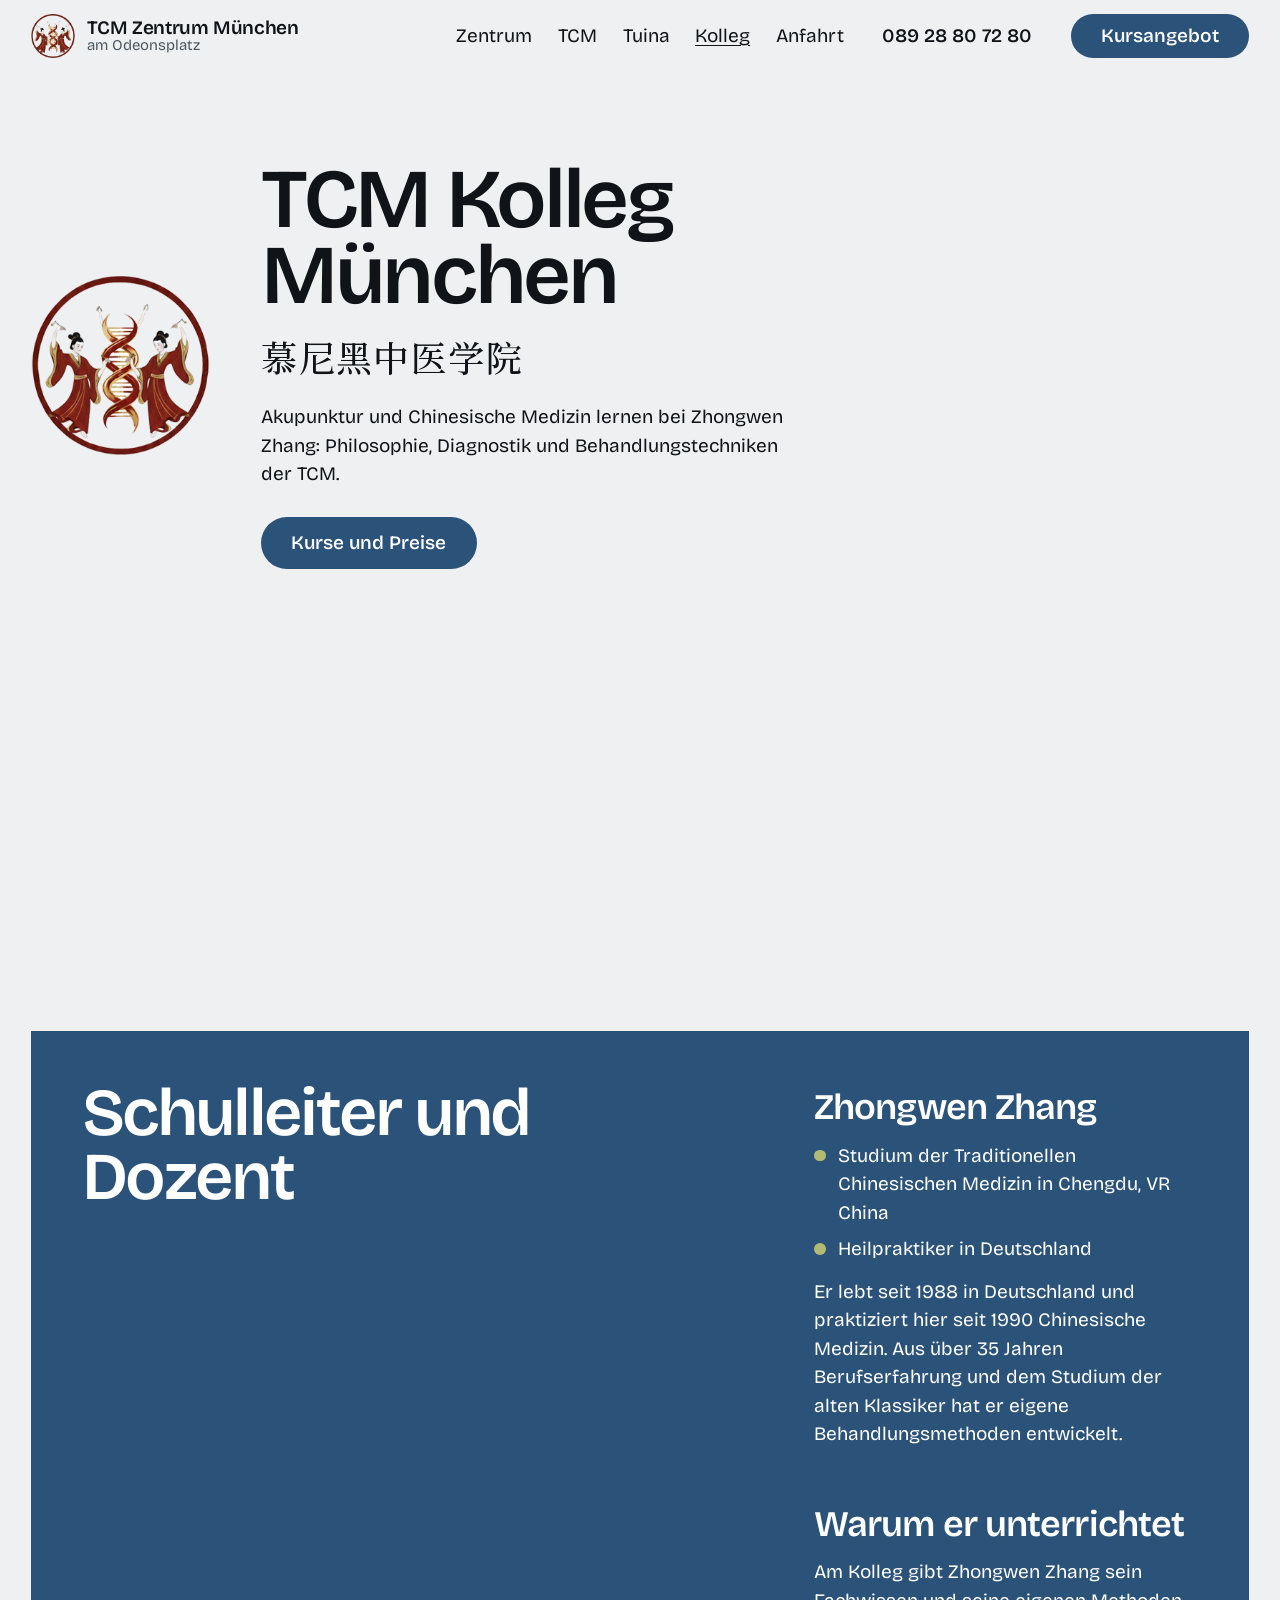
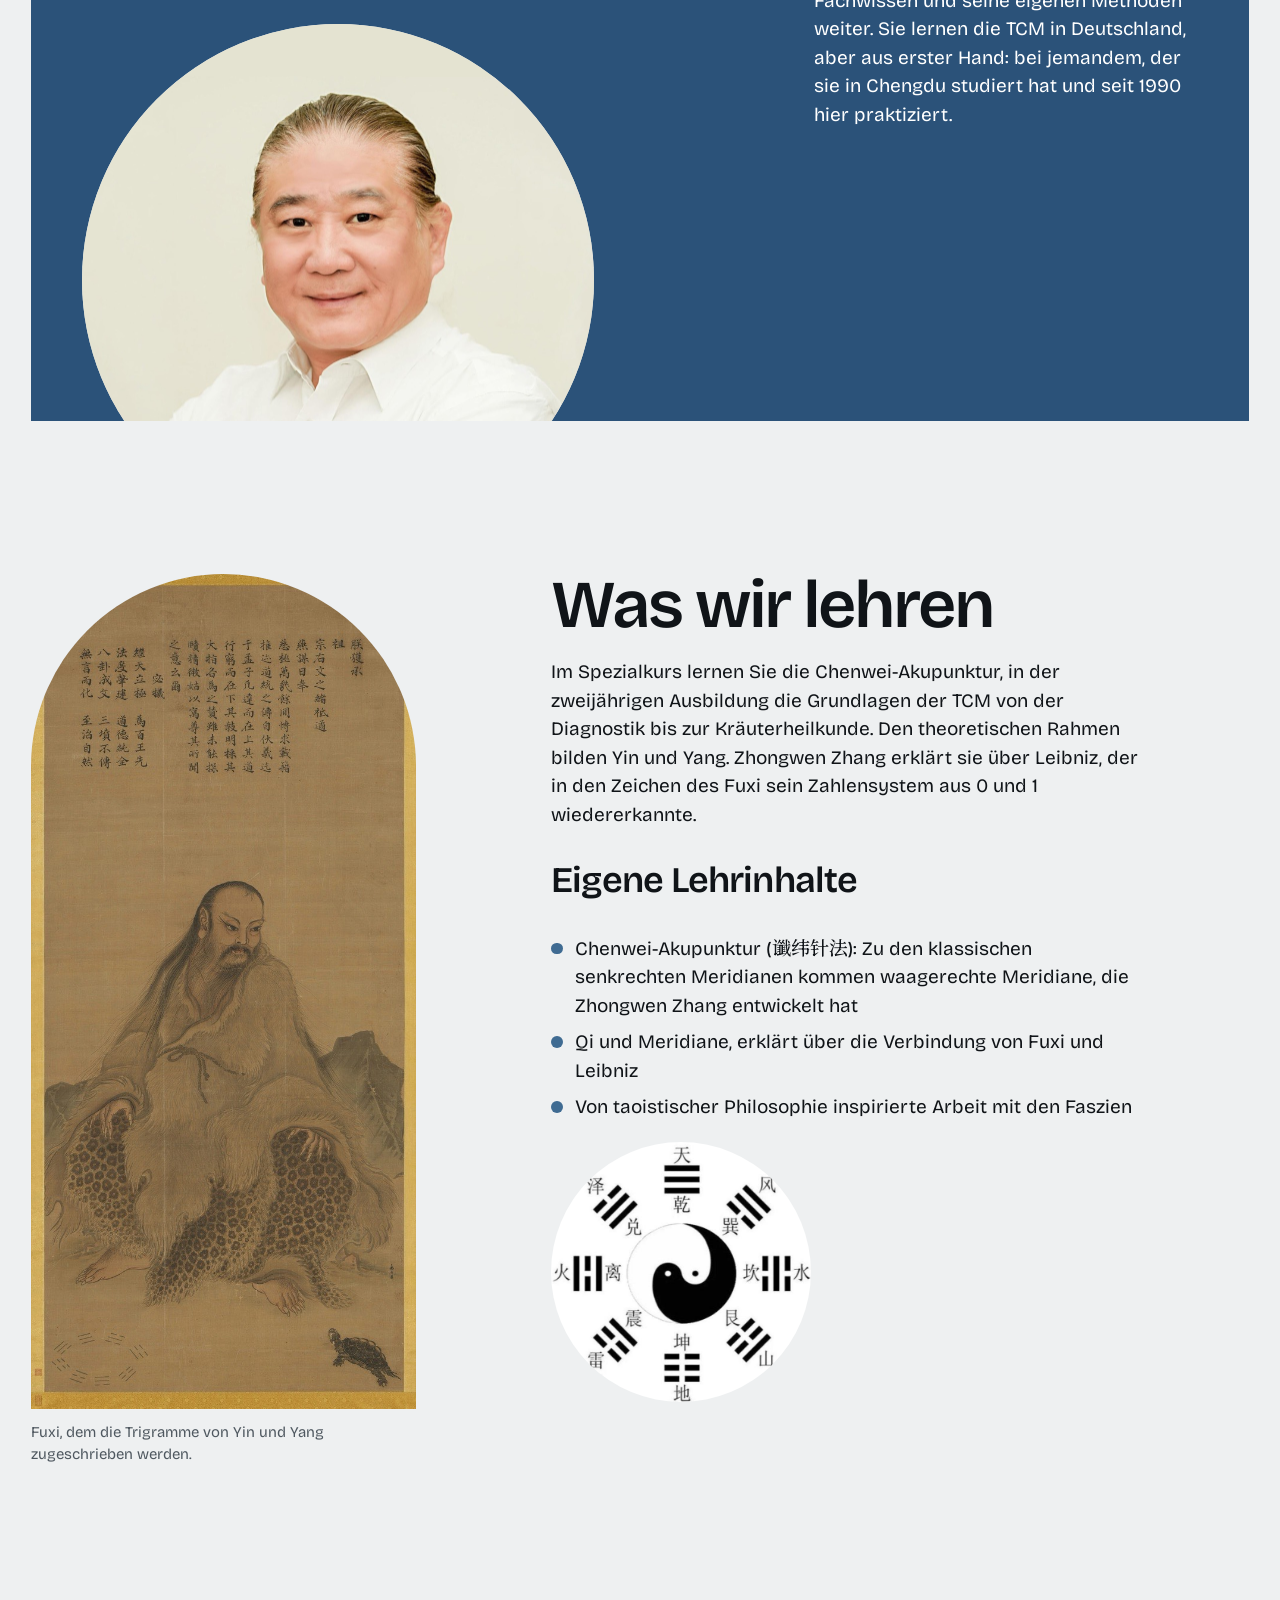
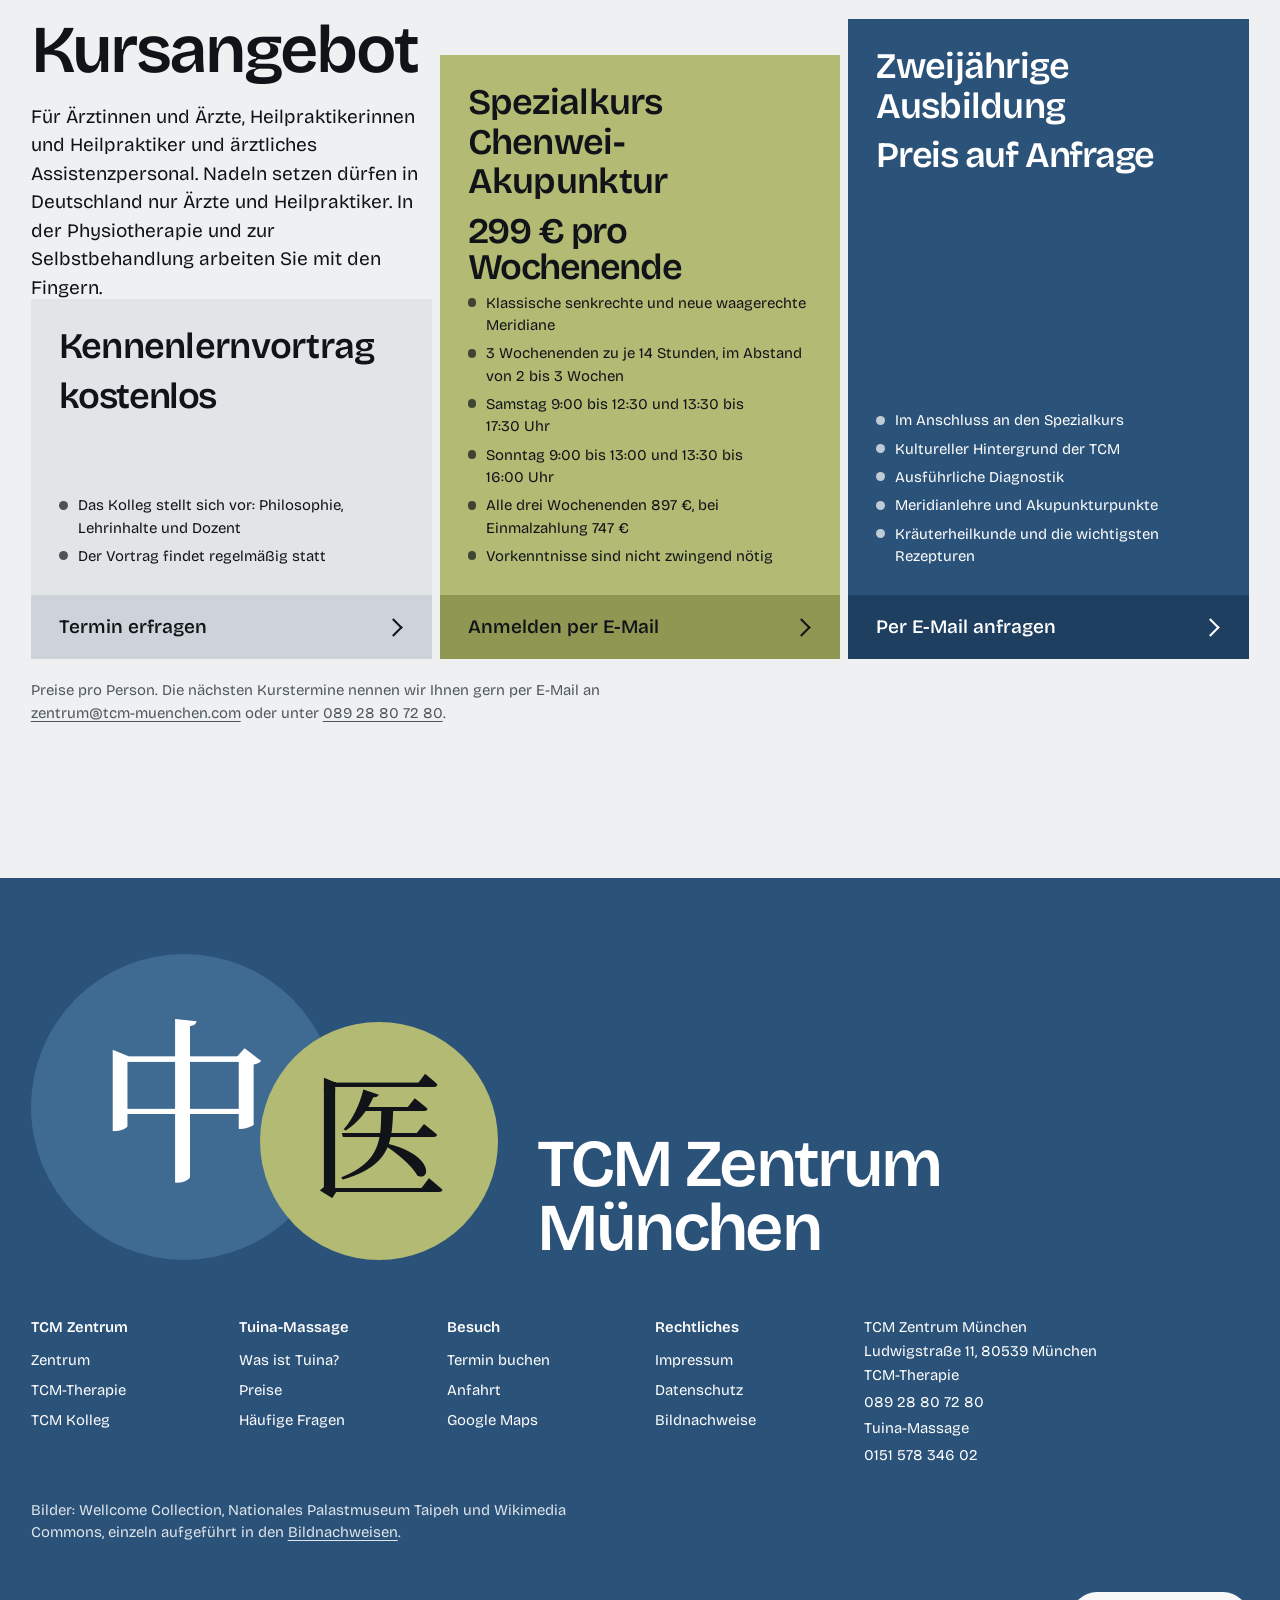
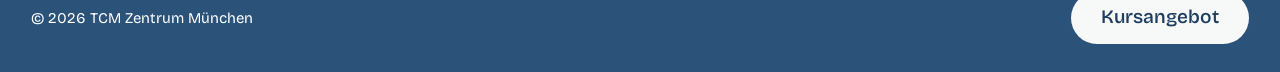
<file: Website_1/tcm-kolleg/index.html>
<!doctype html>
<html lang="de">
<head>
<meta charset="utf-8">
<meta name="viewport" content="width=device-width, initial-scale=1">
<title>TCM Kolleg München | Akupunktur und TCM lernen</title>
<meta name="description" content="TCM Kolleg München: Spezialkurs Chenwei-Akupunktur und zweijährige Ausbildung in Traditioneller Chinesischer Medizin bei Zhongwen Zhang am Odeonsplatz.">
<link rel="canonical" href="https://tcm-tuina-massage.de/tcm-kolleg/">
<meta property="og:title" content="TCM Kolleg München | Akupunktur und TCM lernen">
<meta property="og:description" content="TCM Kolleg München: Spezialkurs Chenwei-Akupunktur und zweijährige Ausbildung in Traditioneller Chinesischer Medizin bei Zhongwen Zhang am Odeonsplatz.">
<meta property="og:image" content="https://tcm-tuina-massage.de/assets/img/odeonsplatz.jpg">
<meta property="og:type" content="website">
<meta property="og:url" content="https://tcm-tuina-massage.de/tcm-kolleg/">
<meta property="og:locale" content="de_DE">
<meta name="theme-color" content="#eef0f1">
<link rel="icon" href="../assets/img/tcm-zentrum-logo.png">
<link rel="preload" href="../assets/fonts/bricolage-latin-wght-normal.woff2" as="font" type="font/woff2" crossorigin>
<link rel="stylesheet" href="../assets/style.css?v=a5007cd2">
</head>
<body>
<a class="skip" href="#inhalt">Zum Inhalt springen</a>
<header class="site-head">
  <a class="mark" href="../zentrum/" aria-label="TCM Zentrum München, Startseite">
    <img src="../assets/img/tcm-zentrum-logo.png" alt="" width="44" height="44">
    <span>TCM Zentrum München<small>am Odeonsplatz</small></span>
  </a>
  <nav class="head-links" aria-label="Hauptnavigation">
    <a href="../zentrum/">Zentrum</a>
    <a href="../tcm/">TCM</a>
    <a href="../">Tuina</a>
    <a href="../tcm-kolleg/" aria-current="page">Kolleg</a>
    <a href="../zentrum/#standorte">Anfahrt</a>
  </nav>
  <a class="head-tel" href="tel:+498928807280">089 28 80 72 80</a>
  <a class="btn" href="#kurse">Kursangebot</a>
  <details class="menu">
    <summary aria-label="Menü"><svg viewBox="0 0 24 24" fill="currentColor" aria-hidden="true"><circle cx="6" cy="12" r="2.2"/><circle cx="12" cy="12" r="2.2"/><circle cx="18" cy="12" r="2.2"/></svg></summary>
    <nav class="menu-panel" aria-label="Menü">
      <a href="../zentrum/">TCM Zentrum München</a>
      <a href="../tcm/">TCM-Therapie</a>
      <a href="../">Tuina-Massage</a>
      <a href="../tcm-kolleg/" aria-current="page">TCM Kolleg</a>
      <span class="sep"></span>
      <a href="../#preise">Preise Tuina-Massage</a>
      <a href="../#fragen">Fragen zur Tuina-Massage</a>
      <a href="../zentrum/#standorte">Standorte und Anfahrt</a>
      <a href="../booking/">Termin buchen</a>
      <a href="tel:+4915157834602">Tuina-Massage: 0151 578 346 02</a>
      <a href="tel:+498928807280">TCM-Therapie: 089 28 80 72 80</a>
      <span class="sep"></span>
      <a href="../impressum/">Impressum</a>
      <a href="../datenschutz/">Datenschutz</a>
    </nav>
  </details>
</header>
<main id="inhalt">

  <section class="page-top kolleg-top">
    <img class="kolleg-logo" src="../assets/img/tcm-zentrum-logo.png" alt="" width="250" height="250">
    <h1>TCM Kolleg München</h1>
    <p class="han han-line" lang="zh">慕尼黑中医学院</p>
    <p>Akupunktur und Chinesische Medizin lernen bei Zhongwen Zhang: Philosophie, Diagnostik und Behandlungstechniken der TCM.</p>
    <a class="btn" href="#kurse">Kurse und Preise</a>
  </section>

  <section class="statement" aria-label="Über das Kolleg">
    <p data-reveal><span>Das Kolleg setzt auf praxisnahe Lehre <span class="inline-pic"><img src="../assets/img/akupunktur-bronzefigur.jpg" alt="Historische Akupunkturfigur" width="80" height="80" style="object-position:50% 25%" loading="lazy" decoding="async"></span>, vom Grundwissen bis zur Anwendung in der Praxis, gelehrt von Zhongwen Zhang <span class="inline-pic"><img src="../assets/img/zhongwen-zhang.jpg" alt="Porträt von Zhongwen Zhang" width="80" height="80" style="object-position:50% 30%" loading="lazy" decoding="async"></span>.</span></p>
  </section>

  <section class="panel" aria-labelledby="leitung">
    <h2 id="leitung">Schulleiter und<br>Dozent</h2>
    <div class="panel-text" data-reveal>
      <div>
        <h3>Zhongwen Zhang</h3>
        <ul class="points">
          <li>Studium der Traditionellen Chinesischen Medizin in Chengdu, VR China</li>
          <li>Heilpraktiker in Deutschland</li>
        </ul>
        <p style="margin-top:14px">Er lebt seit 1988 in Deutschland und praktiziert hier seit 1990 Chinesische Medizin. Aus über 35 Jahren Berufserfahrung und dem Studium der alten Klassiker hat er eigene Behandlungsmethoden entwickelt.</p>
      </div>
      <div>
        <h3>Warum er unterrichtet</h3>
        <p>Am Kolleg gibt Zhongwen Zhang sein Fachwissen und seine eigenen Methoden weiter. Sie lernen die TCM in Deutschland, aber aus erster Hand: bei jemandem, der sie in Chengdu studiert hat und seit 1990 hier praktiziert.</p>
      </div>
    </div>
    <div class="chart portrait">
      <img src="../assets/img/zhongwen-zhang.jpg" alt="Porträt von Zhongwen Zhang im weißen Hemd" width="1200" height="1025" loading="lazy" decoding="async">
    </div>
  </section>

  <section class="philo" aria-labelledby="lehre">
    <figure class="philo-pic" data-reveal>
      <img src="../assets/img/fuxi-ma-lin.jpg" alt="Gemälde von Ma Lin: der sitzende Fuxi, um 1230" width="647" height="1400" loading="lazy" decoding="async">
      <figcaption>Fuxi, dem die Trigramme von Yin und Yang zugeschrieben werden.</figcaption>
    </figure>
    <div class="philo-text" data-reveal>
      <h2 id="lehre">Was wir lehren</h2>
      <p>Im Spezialkurs lernen Sie die Chenwei-Akupunktur, in der zweijährigen Ausbildung die Grundlagen der TCM von der Diagnostik bis zur Kräuterheilkunde. Den theoretischen Rahmen bilden Yin und Yang. Zhongwen Zhang erklärt sie über Leibniz, der in den Zeichen des Fuxi sein Zahlensystem aus 0 und 1 wiedererkannte.</p>
      <h3>Eigene Lehrinhalte</h3>
      <ul class="points dark">
        <li><span>Chenwei-Akupunktur (<span class="han" lang="zh">谶纬针法</span>): Zu den klassischen senkrechten Meridianen kommen waagerechte Meridiane, die Zhongwen Zhang entwickelt hat</span></li>
        <li>Qi und Meridiane, erklärt über die Verbindung von Fuxi und Leibniz</li>
        <li>Von taoistischer Philosophie inspirierte Arbeit mit den Faszien</li>
      </ul>
      <div class="bagua"><img src="../assets/img/bagua.jpg" alt="Yin-Yang-Zeichen umgeben von den acht Trigrammen" width="659" height="645" loading="lazy" decoding="async"></div>
    </div>
  </section>

  <section class="prices" id="kurse" aria-labelledby="kurse-titel">
    <div class="price-row courses" data-reveal>
      <div class="price-head">
        <h2 id="kurse-titel">Kursangebot</h2>
        <p>Für Ärztinnen und Ärzte, Heilpraktikerinnen und Heilpraktiker und ärztliches Assistenzpersonal. Nadeln setzen dürfen in Deutschland nur Ärzte und Heilpraktiker. In der Physiotherapie und zur Selbstbehandlung arbeiten Sie mit den Fingern.</p>
      </div>
      <div class="tile t30">
        <div class="tile-body">
          <span class="name">Kennenlernvortrag</span>
          <span class="amount">kostenlos</span>
          <ul class="course-lines"><li>Das Kolleg stellt sich vor: Philosophie, Lehrinhalte und Dozent</li><li>Der Vortrag findet regelmäßig statt</li></ul>
        </div>
        <a class="tile-btn" href="tel:+498928807280">Termin erfragen</a>
      </div>
      <div class="tile t60">
        <div class="tile-body">
          <span class="name">Spezialkurs Chenwei-Akupunktur</span>
          <span class="amount">299 € pro Wochenende</span>
          <ul class="course-lines"><li>Klassische senkrechte und neue waagerechte Meridiane</li><li>3 Wochenenden zu je 14 Stunden, im Abstand von 2 bis 3 Wochen</li><li>Samstag 9:00 bis 12:30 und 13:30 bis 17:30 Uhr</li><li>Sonntag 9:00 bis 13:00 und 13:30 bis 16:00 Uhr</li><li>Alle drei Wochenenden 897 €, bei Einmalzahlung 747 €</li><li>Vorkenntnisse sind nicht zwingend nötig</li></ul>
        </div>
        <a class="tile-btn" href="mailto:zentrum@tcm-muenchen.com?subject=Anmeldung%20Spezialkurs%20Chenwei-Akupunktur&amp;body=Name%3A%20%0D%0ATelefon%3A%20%0D%0ABeruf%3A%20%0D%0AGew%C3%BCnschter%20Kurstermin%3A%20">Anmelden per E-Mail</a>
      </div>
      <div class="tile t90">
        <div class="tile-body">
          <span class="name">Zweijährige Ausbildung</span>
          <span class="amount">Preis auf Anfrage</span>
          <ul class="course-lines"><li>Im Anschluss an den Spezialkurs</li><li>Kultureller Hintergrund der TCM</li><li>Ausführliche Diagnostik</li><li>Meridianlehre und Akupunkturpunkte</li><li>Kräuterheilkunde und die wichtigsten Rezepturen</li></ul>
        </div>
        <a class="tile-btn" href="mailto:zentrum@tcm-muenchen.com?subject=Anfrage%20zweij%C3%A4hrige%20Ausbildung">Per E-Mail anfragen</a>
      </div>
    </div>
    <p class="price-foot"><span>Preise pro Person. Die nächsten Kurstermine nennen wir Ihnen gern per E-Mail an <a href="mailto:zentrum@tcm-muenchen.com">zentrum@tcm-muenchen.com</a> oder unter <a href="tel:+498928807280">089 28 80 72 80</a>.</span></p>
  </section>

</main>
<footer class="site-foot">
  <div class="foot-top">
  <div class="foot-mark" aria-hidden="true">
    <span class="m-tui"><svg class="glyph g-tui" viewBox="0 0 100 100" aria-hidden="true"><text x="50" y="50" text-anchor="middle" dominant-baseline="central">中</text></svg></span><span class="m-na"><svg class="glyph g-na" viewBox="0 0 100 100" aria-hidden="true"><text x="50" y="50" text-anchor="middle" dominant-baseline="central">医</text></svg></span>
  </div>
  <p class="foot-word">TCM Zentrum München</p>
  </div>
  <div class="foot-cols">
    <div class="foot-col"><b>TCM Zentrum</b><a href="../zentrum/">Zentrum</a><a href="../tcm/">TCM-Therapie</a><a href="../tcm-kolleg/">TCM Kolleg</a></div>
    <div class="foot-col"><b>Tuina-Massage</b><a href="../">Was ist Tuina?</a><a href="../#preise">Preise</a><a href="../#fragen">Häufige Fragen</a></div>
    <div class="foot-col"><b>Besuch</b><a href="../booking/">Termin buchen</a><a href="../zentrum/#standorte">Anfahrt</a><a href="https://www.google.de/maps/place/48.14502562430879N+11.57844559690281E" rel="noopener">Google Maps</a></div>
    <div class="foot-col"><b>Rechtliches</b><a href="../impressum/">Impressum</a><a href="../datenschutz/">Datenschutz</a><a href="../impressum/#bildnachweise">Bildnachweise</a></div>
    <div class="foot-addr">TCM Zentrum München<br>Ludwigstraße 11, 80539 München<br>TCM-Therapie <a href="tel:+498928807280">089 28 80 72 80</a>Tuina-Massage <a href="tel:+4915157834602">0151 578 346 02</a></div>
  </div>
  <p class="credits">Bilder: Wellcome Collection, Nationales Palastmuseum Taipeh und Wikimedia Commons, einzeln aufgeführt in den <a href="../impressum/#bildnachweise">Bildnachweisen</a>.</p>
  <div class="foot-last"><span>© 2026 TCM Zentrum München</span><a class="btn btn-light" href="#kurse">Kursangebot</a></div>
</footer>

<dialog class="booking" id="booking" aria-labelledby="booking-title">
  <div class="booking-inner">
    <div class="booking-bar">
      <div><b id="booking-title">Tuina-Massage online buchen</b><small>Lieber telefonisch? <a href="tel:+4915157834602">0151 578 346 02</a></small><small>Buchungssystem der cituro GmbH, siehe <a href="../datenschutz/#buchung">Datenschutzerklärung</a></small></div>
      <button class="booking-close" type="button" data-booking-close aria-label="Schließen"><svg viewBox="0 0 24 24" fill="none" stroke="currentColor" stroke-width="2.4" stroke-linecap="round" aria-hidden="true"><path d="M5 5l14 14M19 5L5 19"/></svg></button>
    </div>
    <p class="booking-pick" aria-live="polite" hidden></p>
    <iframe title="Online-Terminbuchung TCM Tuina Massage" data-src="https://app.cituro.com/booking/tcm-tuina-massage"></iframe>
  </div>
</dialog>
<script src="../assets/main.js?v=a5007cd2" defer></script>
</body>
</html>
</file>
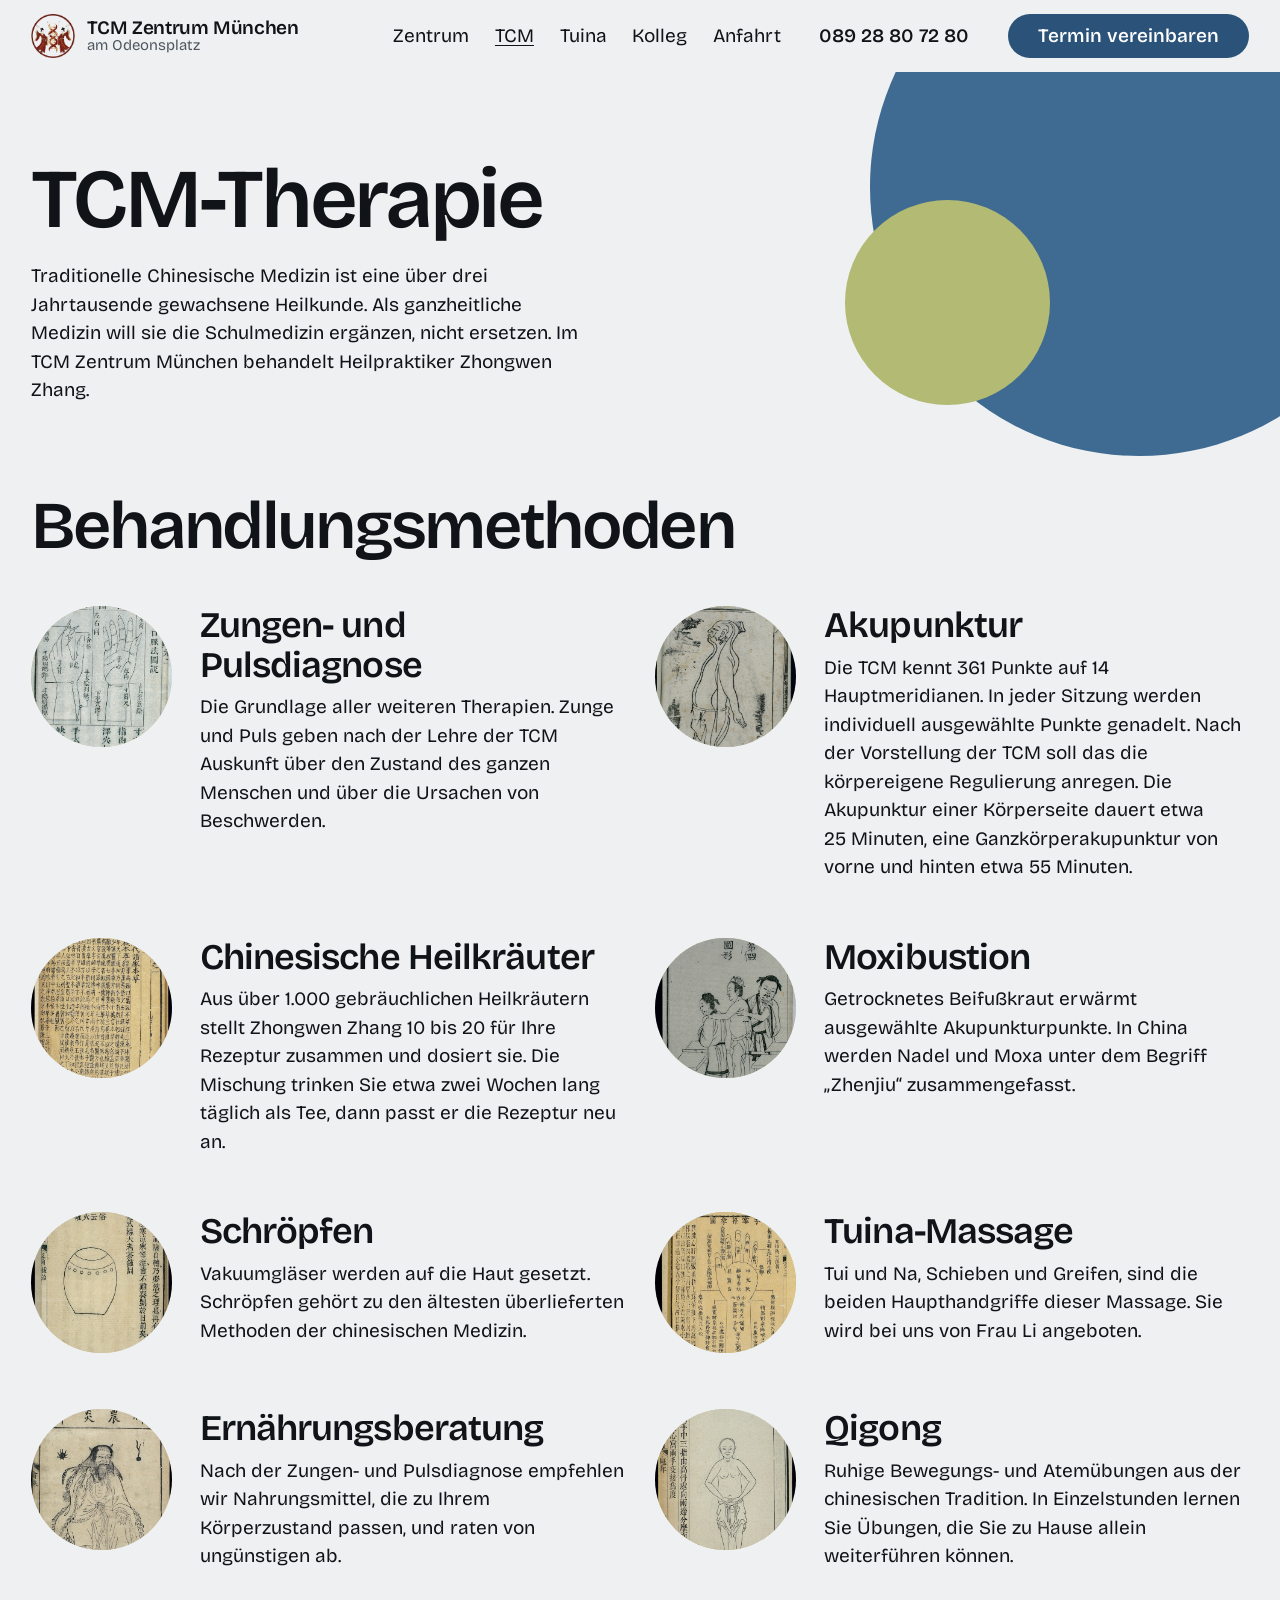
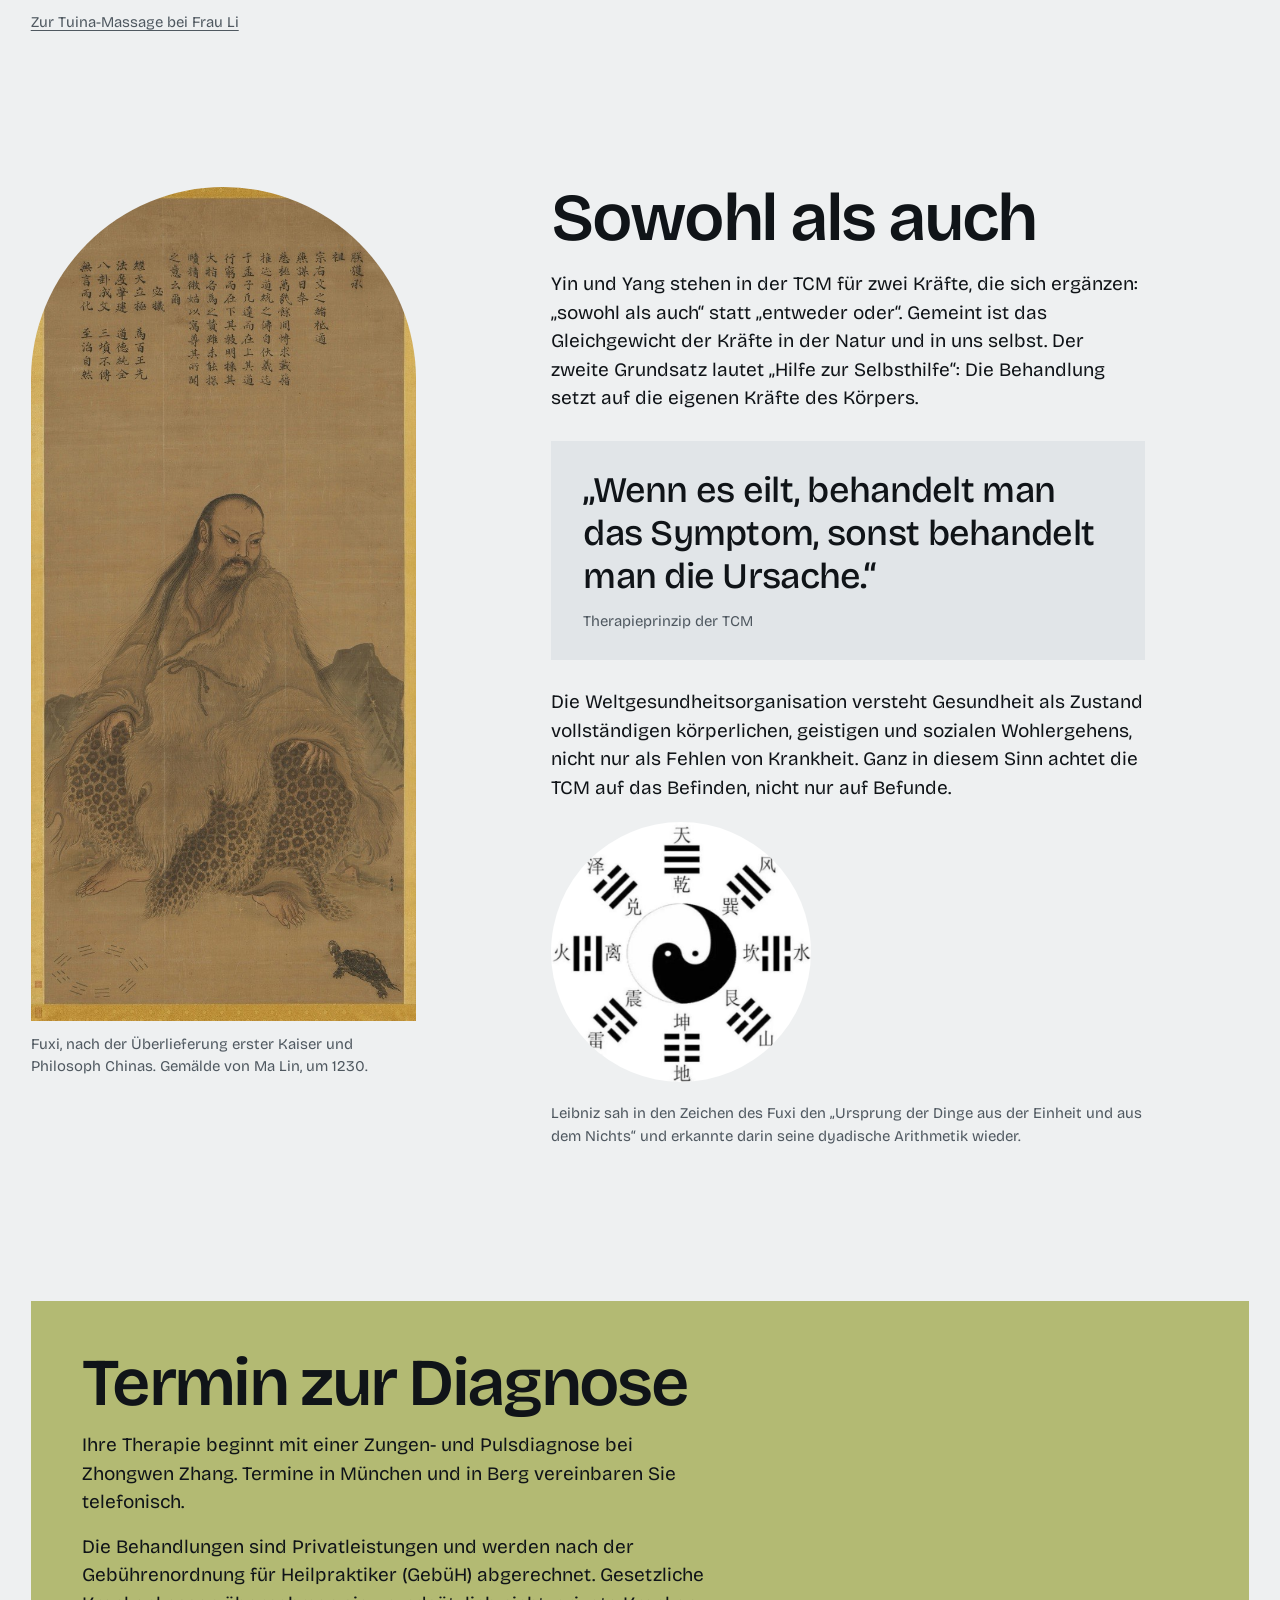
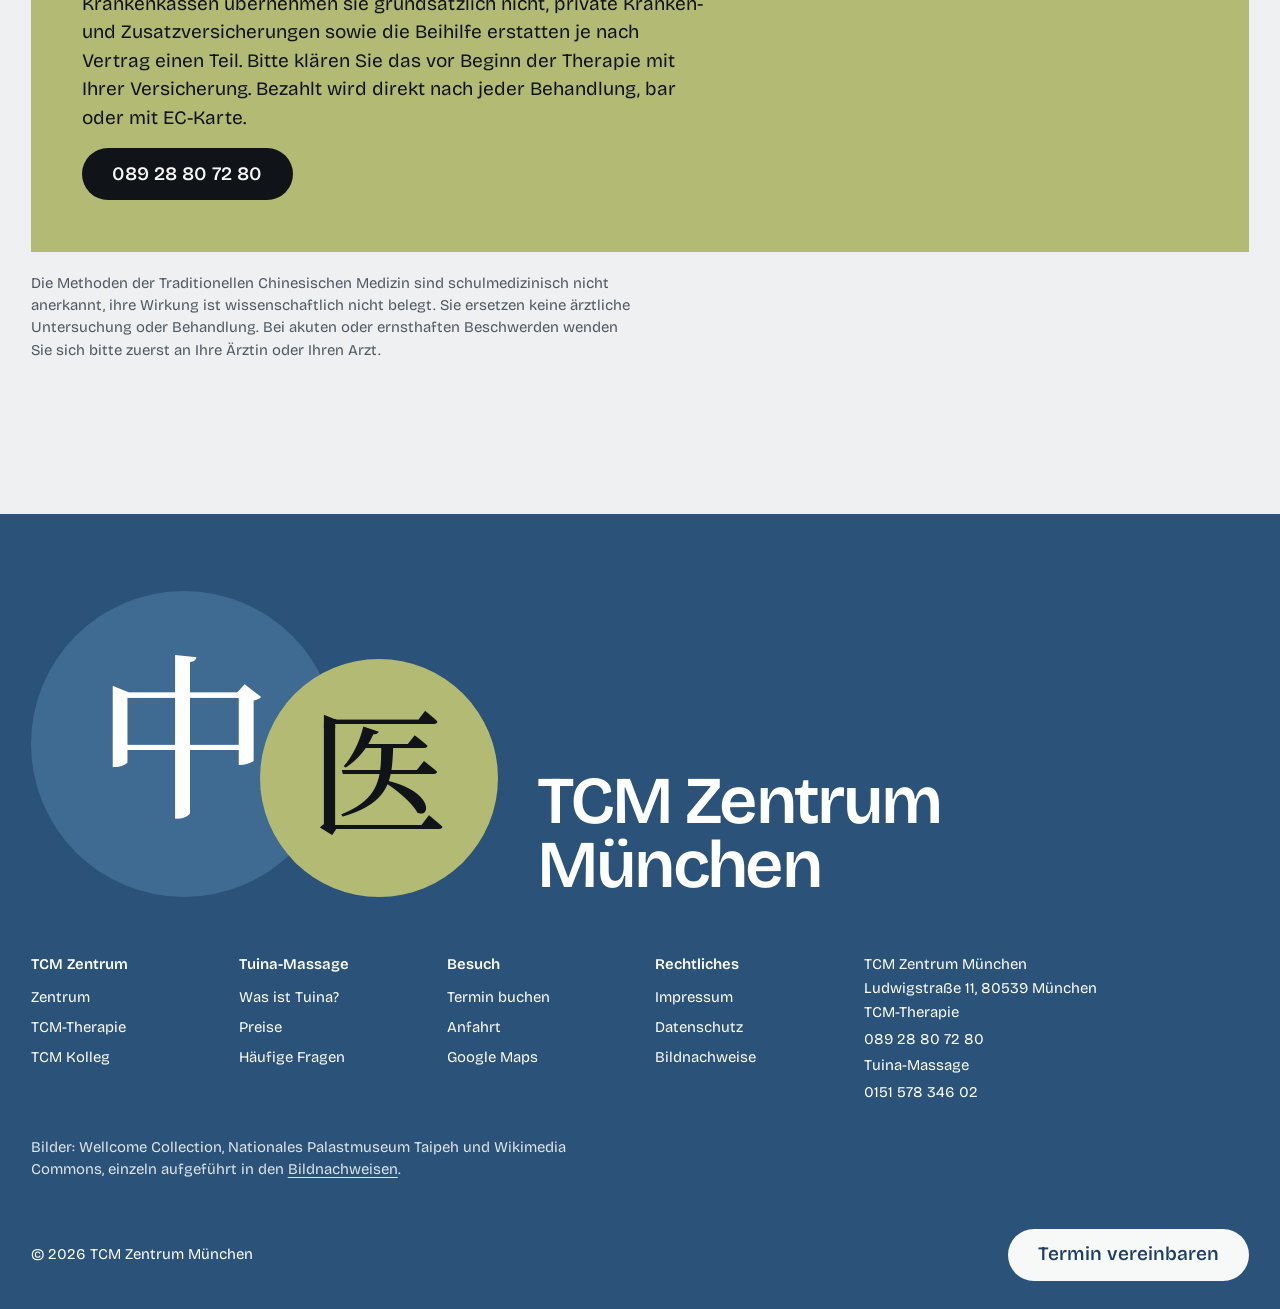
<file: Website_1/tcm/index.html>
<!doctype html>
<html lang="de">
<head>
<meta charset="utf-8">
<meta name="viewport" content="width=device-width, initial-scale=1">
<title>TCM-Therapie | TCM Zentrum München am Odeonsplatz</title>
<meta name="description" content="Akupunktur, chinesische Heilkräuter, Moxibustion, Schröpfen, Tuina, Ernährungsberatung und Qigong im TCM Zentrum München am Odeonsplatz.">
<link rel="canonical" href="https://tcm-tuina-massage.de/tcm/">
<meta property="og:title" content="TCM-Therapie | TCM Zentrum München am Odeonsplatz">
<meta property="og:description" content="Akupunktur, chinesische Heilkräuter, Moxibustion, Schröpfen, Tuina, Ernährungsberatung und Qigong im TCM Zentrum München am Odeonsplatz.">
<meta property="og:image" content="https://tcm-tuina-massage.de/assets/img/odeonsplatz.jpg">
<meta property="og:type" content="website">
<meta property="og:url" content="https://tcm-tuina-massage.de/tcm/">
<meta property="og:locale" content="de_DE">
<meta name="theme-color" content="#eef0f1">
<link rel="icon" href="../assets/img/tcm-zentrum-logo.png">
<link rel="preload" href="../assets/fonts/bricolage-latin-wght-normal.woff2" as="font" type="font/woff2" crossorigin>
<link rel="stylesheet" href="../assets/style.css?v=a5007cd2">
</head>
<body>
<a class="skip" href="#inhalt">Zum Inhalt springen</a>
<header class="site-head">
  <a class="mark" href="../zentrum/" aria-label="TCM Zentrum München, Startseite">
    <img src="../assets/img/tcm-zentrum-logo.png" alt="" width="44" height="44">
    <span>TCM Zentrum München<small>am Odeonsplatz</small></span>
  </a>
  <nav class="head-links" aria-label="Hauptnavigation">
    <a href="../zentrum/">Zentrum</a>
    <a href="../tcm/" aria-current="page">TCM</a>
    <a href="../">Tuina</a>
    <a href="../tcm-kolleg/">Kolleg</a>
    <a href="../zentrum/#standorte">Anfahrt</a>
  </nav>
  <a class="head-tel" href="tel:+498928807280">089 28 80 72 80</a>
  <a class="btn" href="../booking/#tcm-termin">Termin vereinbaren</a>
  <details class="menu">
    <summary aria-label="Menü"><svg viewBox="0 0 24 24" fill="currentColor" aria-hidden="true"><circle cx="6" cy="12" r="2.2"/><circle cx="12" cy="12" r="2.2"/><circle cx="18" cy="12" r="2.2"/></svg></summary>
    <nav class="menu-panel" aria-label="Menü">
      <a href="../zentrum/">TCM Zentrum München</a>
      <a href="../tcm/" aria-current="page">TCM-Therapie</a>
      <a href="../">Tuina-Massage</a>
      <a href="../tcm-kolleg/">TCM Kolleg</a>
      <span class="sep"></span>
      <a href="../#preise">Preise Tuina-Massage</a>
      <a href="../#fragen">Fragen zur Tuina-Massage</a>
      <a href="../zentrum/#standorte">Standorte und Anfahrt</a>
      <a href="../booking/">Termin buchen</a>
      <a href="tel:+4915157834602">Tuina-Massage: 0151 578 346 02</a>
      <a href="tel:+498928807280">TCM-Therapie: 089 28 80 72 80</a>
      <span class="sep"></span>
      <a href="../impressum/">Impressum</a>
      <a href="../datenschutz/">Datenschutz</a>
    </nav>
  </details>
</header>
<main id="inhalt">

  <section class="page-top">
    <div class="orb-small" aria-hidden="true"></div><div class="orb-small" aria-hidden="true"></div>
    <h1>TCM-Therapie</h1>
    <p>Traditionelle Chinesische Medizin ist eine über drei Jahrtausende gewachsene Heilkunde. Als ganzheitliche Medizin will sie die Schulmedizin ergänzen, nicht ersetzen. Im TCM Zentrum München behandelt Heilpraktiker Zhongwen Zhang.</p>
  </section>

  <section class="methods" aria-labelledby="methoden">
    <h2 id="methoden">Behandlungsmethoden</h2>
    <div class="method-list" data-reveal>
      <article class="method"><div class="m-pic"><img src="../assets/img/pulsdiagnose-holzschnitt.jpg" alt="Holzschnitt von 1817: Tasten des Pulses am Handgelenk" width="933" height="1400" style="object-position:50% 30%" loading="lazy" decoding="async"></div><div><h3>Zungen- und Pulsdiagnose</h3><p>Die Grundlage aller weiteren Therapien. Zunge und Puls geben nach der Lehre der TCM Auskunft über den Zustand des ganzen Menschen und über die Ursachen von Beschwerden.</p></div></article>
      <article class="method"><div class="m-pic"><img src="../assets/img/akupunktur-bronzefigur.jpg" alt="Holzschnitt einer Bronzefigur mit Akupunkturpunkten" width="933" height="1400" style="object-position:50% 30%" loading="lazy" decoding="async"></div><div><h3>Akupunktur</h3><p>Die TCM kennt 361 Punkte auf 14 Hauptmeridianen. In jeder Sitzung werden individuell ausgewählte Punkte genadelt. Nach der Vorstellung der TCM soll das die körpereigene Regulierung anregen. Die Akupunktur einer Körperseite dauert etwa 25 Minuten, eine Ganzkörperakupunktur von vorne und hinten etwa 55 Minuten.</p></div></article>
      <article class="method"><div class="m-pic"><img src="../assets/img/bencao-gangmu-1590.jpg" alt="Seite aus dem Kräuterbuch Bencao Gangmu von 1590" width="933" height="1400" style="object-position:50% 45%" loading="lazy" decoding="async"></div><div><h3>Chinesische Heilkräuter</h3><p>Aus über 1.000 gebräuchlichen Heilkräutern stellt Zhongwen Zhang 10 bis 20 für Ihre Rezeptur zusammen und dosiert sie. Die Mischung trinken Sie etwa zwei Wochen lang täglich als Tee, dann passt er die Rezeptur neu an.</p></div></article>
      <article class="method"><div class="m-pic"><img src="../assets/img/moxibustion-holzschnitt.jpg" alt="Holzschnitt einer Moxibustion-Behandlung am Rücken" width="933" height="1400" style="object-position:50% 40%" loading="lazy" decoding="async"></div><div><h3>Moxibustion</h3><p>Getrocknetes Beifußkraut erwärmt ausgewählte Akupunkturpunkte. In China werden Nadel und Moxa unter dem Begriff „Zhenjiu“ zusammengefasst.</p></div></article>
      <article class="method"><div class="m-pic"><img src="../assets/img/schroepfglas-holzschnitt.jpg" alt="Holzschnitt eines chinesischen Schröpfgefäßes" width="933" height="1400" style="object-position:40% 45%" loading="lazy" decoding="async"></div><div><h3>Schröpfen</h3><p>Vakuumgläser werden auf die Haut gesetzt. Schröpfen gehört zu den ältesten überlieferten Methoden der chinesischen Medizin.</p></div></article>
      <article class="method"><div class="m-pic"><img src="../assets/img/tuina-tafel-handflaeche.jpg" alt="Historische Tuina-Tafel einer Handfläche" width="933" height="1400" style="object-position:50% 42%" loading="lazy" decoding="async"></div><div><h3>Tuina-Massage</h3><p>Tui und Na, Schieben und Greifen, sind die beiden Haupthandgriffe dieser Massage. Sie wird bei uns von Frau Li angeboten.</p></div></article>
      <article class="method"><div class="m-pic"><img src="../assets/img/shennong-holzschnitt.jpg" alt="Holzschnitt von Shennong, dem legendären Begründer der Kräuterkunde" width="933" height="1400" style="object-position:50% 35%" loading="lazy" decoding="async"></div><div><h3>Ernährungsberatung</h3><p>Nach der Zungen- und Pulsdiagnose empfehlen wir Nahrungsmittel, die zu Ihrem Körperzustand passen, und raten von ungünstigen ab.</p></div></article>
      <article class="method"><div class="m-pic"><img src="../assets/img/holzschnitt-selbstmassage.jpg" alt="Chinesischer Holzschnitt einer Übung mit beiden Händen" width="933" height="1400" style="object-position:50% 45%" loading="lazy" decoding="async"></div><div><h3>Qigong</h3><p>Ruhige Bewegungs- und Atemübungen aus der chinesischen Tradition. In Einzelstunden lernen Sie Übungen, die Sie zu Hause allein weiterführen können.</p></div></article>
    </div>
    <p class="price-foot"><a href="../">Zur Tuina-Massage bei Frau Li</a></p>
  </section>

  <section class="philo" aria-labelledby="philosophie">
    <figure class="philo-pic" data-reveal>
      <img src="../assets/img/fuxi-ma-lin.jpg" alt="Gemälde von Ma Lin: der sitzende Fuxi, um 1230" width="647" height="1400" loading="lazy" decoding="async">
      <figcaption>Fuxi, nach der Überlieferung erster Kaiser und Philosoph Chinas. Gemälde von Ma Lin, um 1230.</figcaption>
    </figure>
    <div class="philo-text" data-reveal>
      <h2 id="philosophie">Sowohl als auch</h2>
      <p>Yin und Yang stehen in der TCM für zwei Kräfte, die sich ergänzen: „sowohl als auch“ statt „entweder oder“. Gemeint ist das Gleichgewicht der Kräfte in der Natur und in uns selbst. Der zweite Grundsatz lautet „Hilfe zur Selbsthilfe“: Die Behandlung setzt auf die eigenen Kräfte des Körpers.</p>
      <blockquote><p>„Wenn es eilt, behandelt man das Symptom, sonst behandelt man die Ursache.“</p><footer>Therapieprinzip der TCM</footer></blockquote>
      <p>Die Weltgesundheitsorganisation versteht Gesundheit als Zustand vollständigen körperlichen, geistigen und sozialen Wohlergehens, nicht nur als Fehlen von Krankheit. Ganz in diesem Sinn achtet die TCM auf das Befinden, nicht nur auf Befunde.</p>
      <div class="bagua"><img src="../assets/img/bagua.jpg" alt="Yin-Yang-Zeichen umgeben von den acht Trigrammen" width="659" height="645" loading="lazy" decoding="async"></div>
      <p class="note-dark">Leibniz sah in den Zeichen des Fuxi den „Ursprung der Dinge aus der Einheit und aus dem Nichts“ und erkannte darin seine dyadische Arithmetik wieder.</p>
    </div>
  </section>

  <section class="download" aria-labelledby="start">
    <div class="download-inner" data-reveal>
      <h2 id="start">Termin zur Diagnose</h2>
      <p>Ihre Therapie beginnt mit einer Zungen- und Pulsdiagnose bei Zhongwen Zhang. Termine in München und in Berg vereinbaren Sie telefonisch.</p>
      <p>Die Behandlungen sind Privatleistungen und werden nach der Gebührenordnung für Heilpraktiker (GebüH) abgerechnet. Gesetzliche Krankenkassen übernehmen sie grundsätzlich nicht, private Kranken- und Zusatzversicherungen sowie die Beihilfe erstatten je nach Vertrag einen Teil. Bitte klären Sie das vor Beginn der Therapie mit Ihrer Versicherung. Bezahlt wird direkt nach jeder Behandlung, bar oder mit EC-Karte.</p>
      <a class="btn btn-light" href="tel:+498928807280">089 28 80 72 80</a>
    </div>
    <p class="disclaimer-line">Die Methoden der Traditionellen Chinesischen Medizin sind schulmedizinisch nicht anerkannt, ihre Wirkung ist wissenschaftlich nicht belegt. Sie ersetzen keine ärztliche Untersuchung oder Behandlung. Bei akuten oder ernsthaften Beschwerden wenden Sie sich bitte zuerst an Ihre Ärztin oder Ihren Arzt.</p>
  </section>

</main>
<footer class="site-foot">
  <div class="foot-top">
  <div class="foot-mark" aria-hidden="true">
    <span class="m-tui"><svg class="glyph g-tui" viewBox="0 0 100 100" aria-hidden="true"><text x="50" y="50" text-anchor="middle" dominant-baseline="central">中</text></svg></span><span class="m-na"><svg class="glyph g-na" viewBox="0 0 100 100" aria-hidden="true"><text x="50" y="50" text-anchor="middle" dominant-baseline="central">医</text></svg></span>
  </div>
  <p class="foot-word">TCM Zentrum München</p>
  </div>
  <div class="foot-cols">
    <div class="foot-col"><b>TCM Zentrum</b><a href="../zentrum/">Zentrum</a><a href="../tcm/">TCM-Therapie</a><a href="../tcm-kolleg/">TCM Kolleg</a></div>
    <div class="foot-col"><b>Tuina-Massage</b><a href="../">Was ist Tuina?</a><a href="../#preise">Preise</a><a href="../#fragen">Häufige Fragen</a></div>
    <div class="foot-col"><b>Besuch</b><a href="../booking/">Termin buchen</a><a href="../zentrum/#standorte">Anfahrt</a><a href="https://www.google.de/maps/place/48.14502562430879N+11.57844559690281E" rel="noopener">Google Maps</a></div>
    <div class="foot-col"><b>Rechtliches</b><a href="../impressum/">Impressum</a><a href="../datenschutz/">Datenschutz</a><a href="../impressum/#bildnachweise">Bildnachweise</a></div>
    <div class="foot-addr">TCM Zentrum München<br>Ludwigstraße 11, 80539 München<br>TCM-Therapie <a href="tel:+498928807280">089 28 80 72 80</a>Tuina-Massage <a href="tel:+4915157834602">0151 578 346 02</a></div>
  </div>
  <p class="credits">Bilder: Wellcome Collection, Nationales Palastmuseum Taipeh und Wikimedia Commons, einzeln aufgeführt in den <a href="../impressum/#bildnachweise">Bildnachweisen</a>.</p>
  <div class="foot-last"><span>© 2026 TCM Zentrum München</span><a class="btn btn-light" href="../booking/#tcm-termin">Termin vereinbaren</a></div>
</footer>

<dialog class="booking" id="booking" aria-labelledby="booking-title">
  <div class="booking-inner">
    <div class="booking-bar">
      <div><b id="booking-title">Tuina-Massage online buchen</b><small>Lieber telefonisch? <a href="tel:+4915157834602">0151 578 346 02</a></small><small>Buchungssystem der cituro GmbH, siehe <a href="../datenschutz/#buchung">Datenschutzerklärung</a></small></div>
      <button class="booking-close" type="button" data-booking-close aria-label="Schließen"><svg viewBox="0 0 24 24" fill="none" stroke="currentColor" stroke-width="2.4" stroke-linecap="round" aria-hidden="true"><path d="M5 5l14 14M19 5L5 19"/></svg></button>
    </div>
    <p class="booking-pick" aria-live="polite" hidden></p>
    <iframe title="Online-Terminbuchung TCM Tuina Massage" data-src="https://app.cituro.com/booking/tcm-tuina-massage"></iframe>
  </div>
</dialog>
<script src="../assets/main.js?v=a5007cd2" defer></script>
</body>
</html>
</file>
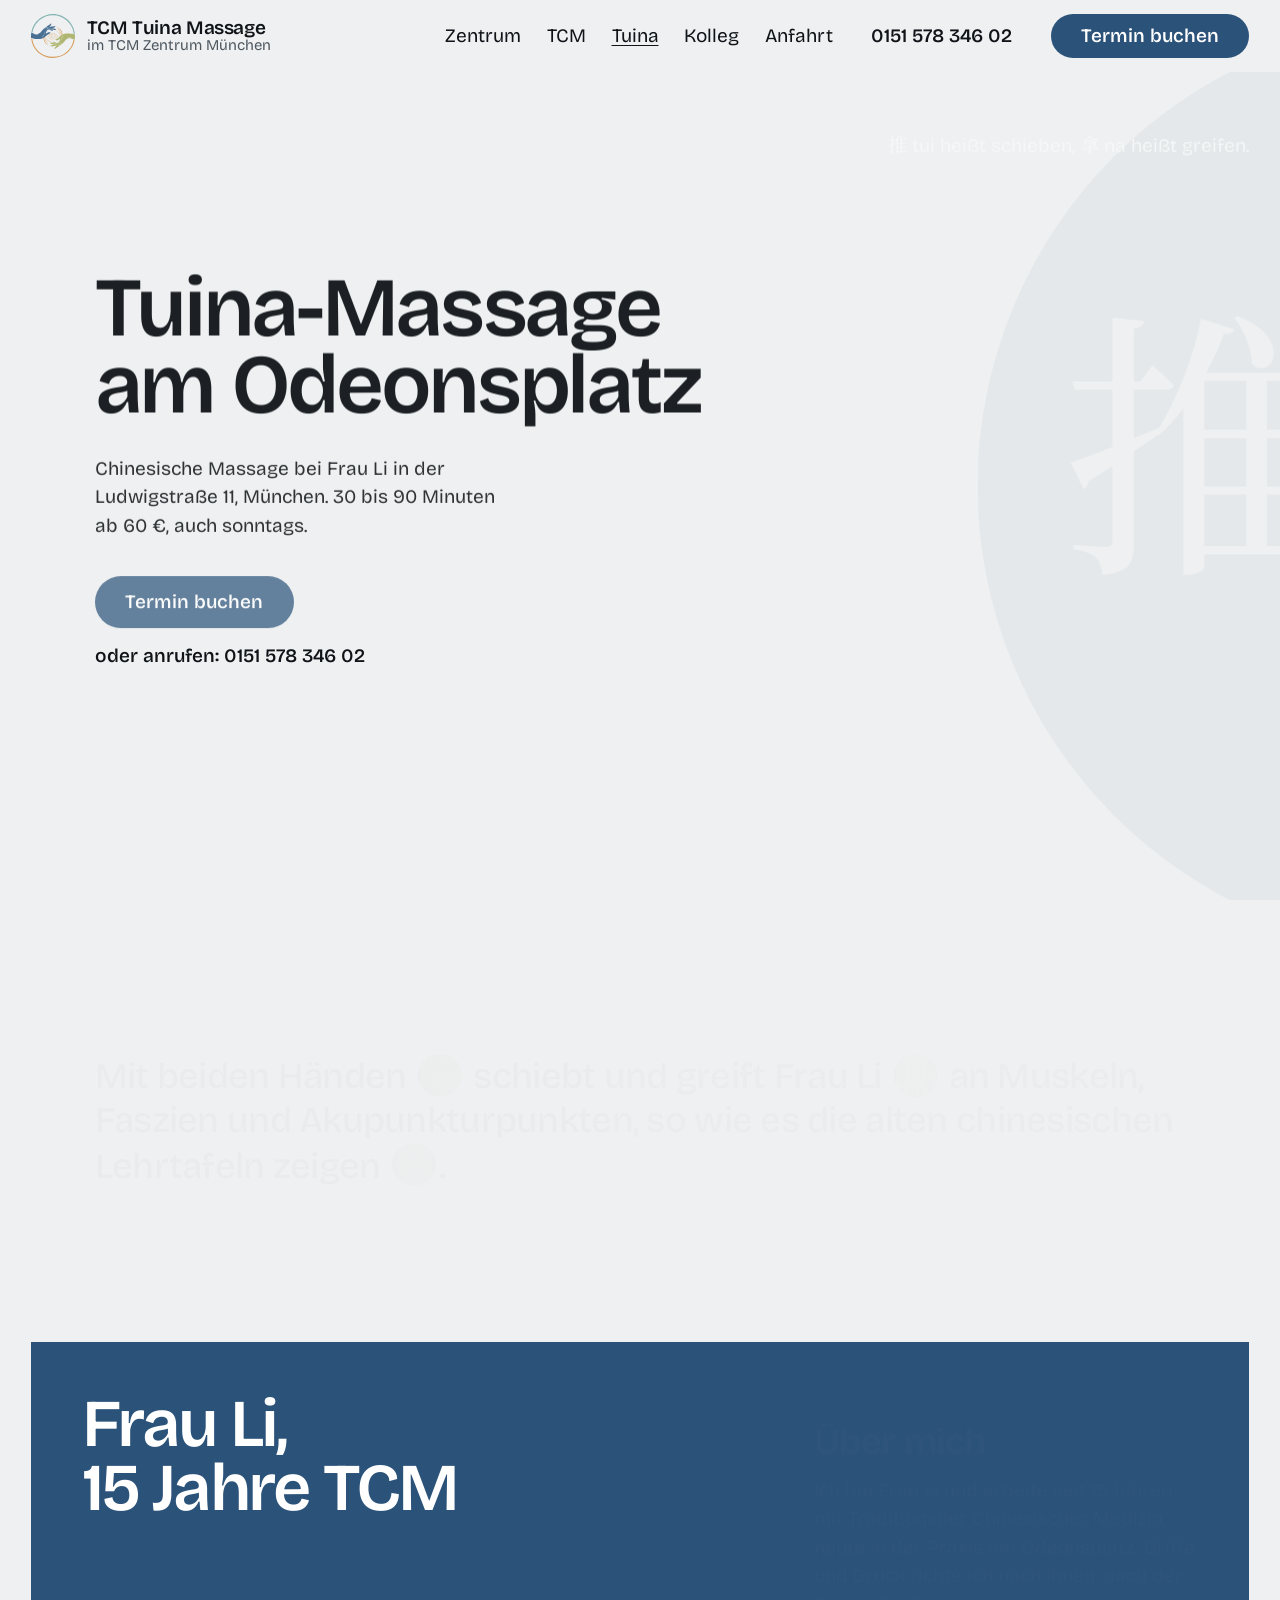
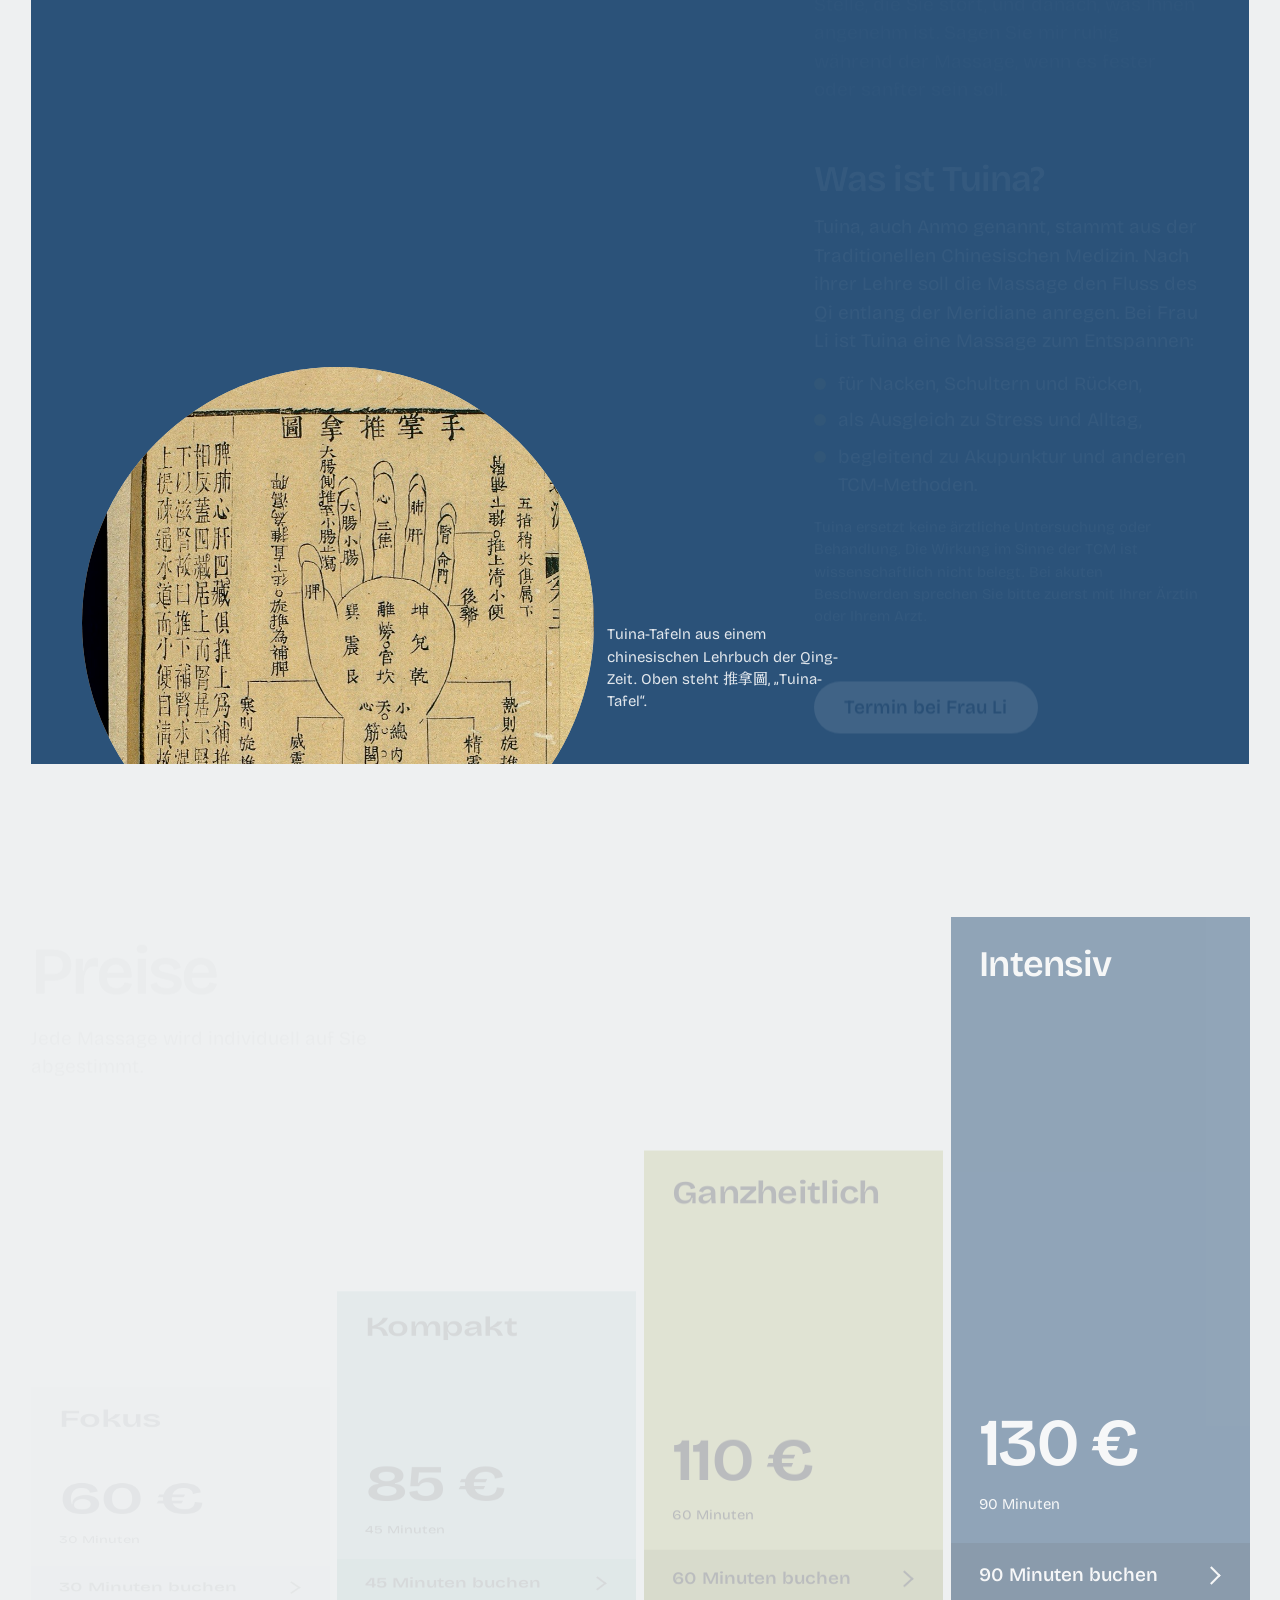
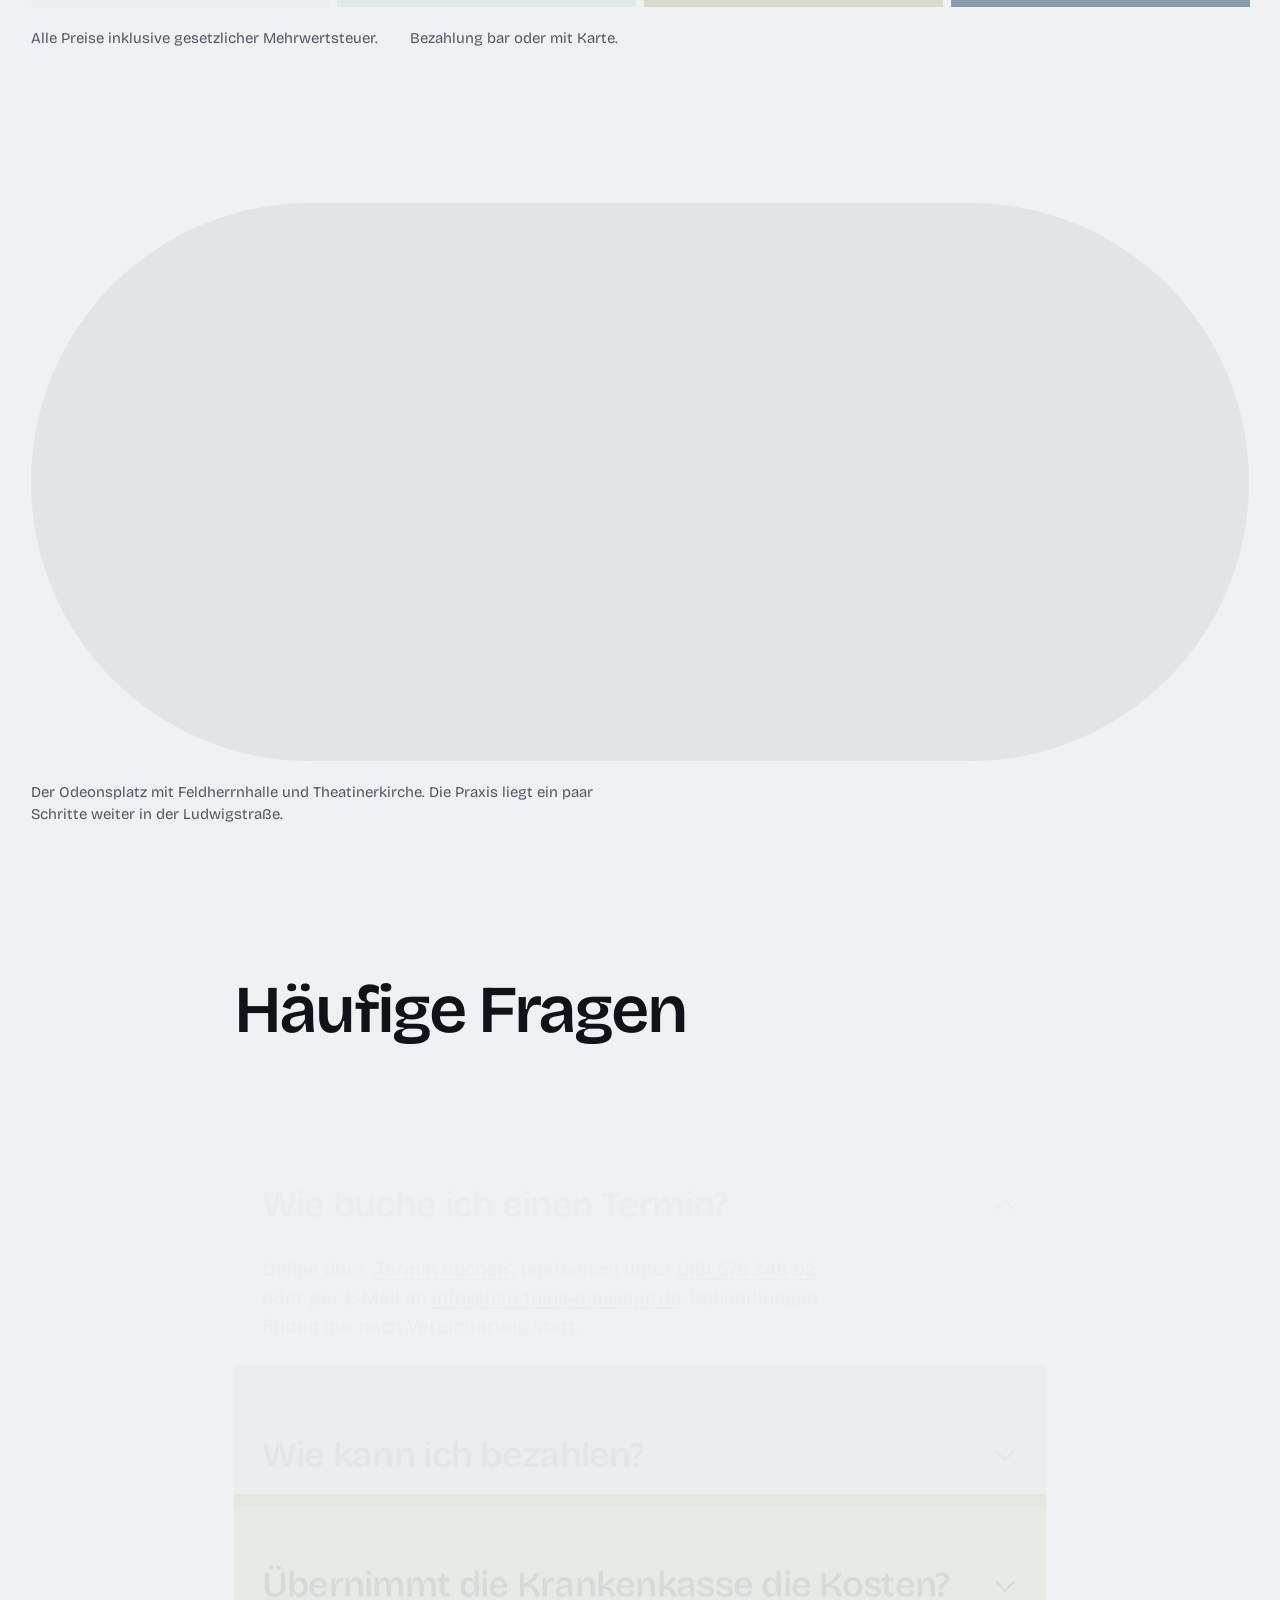
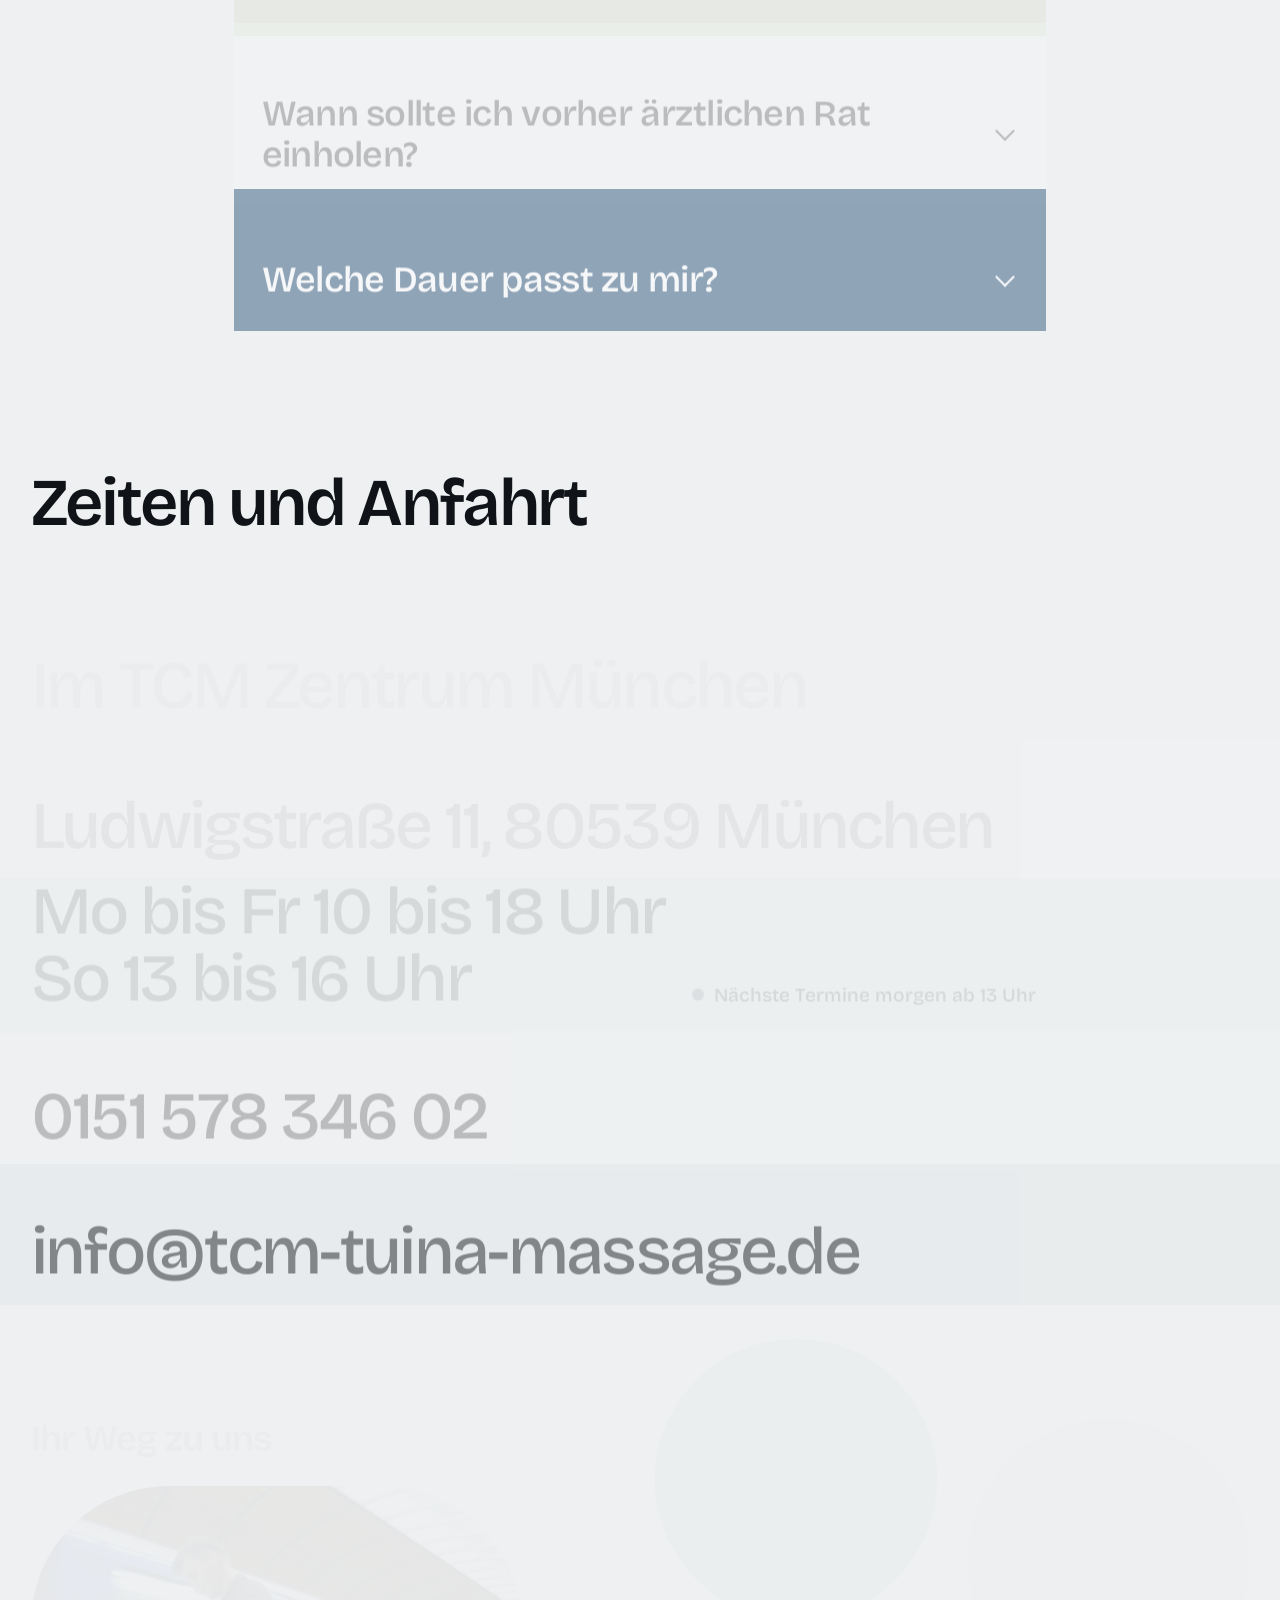
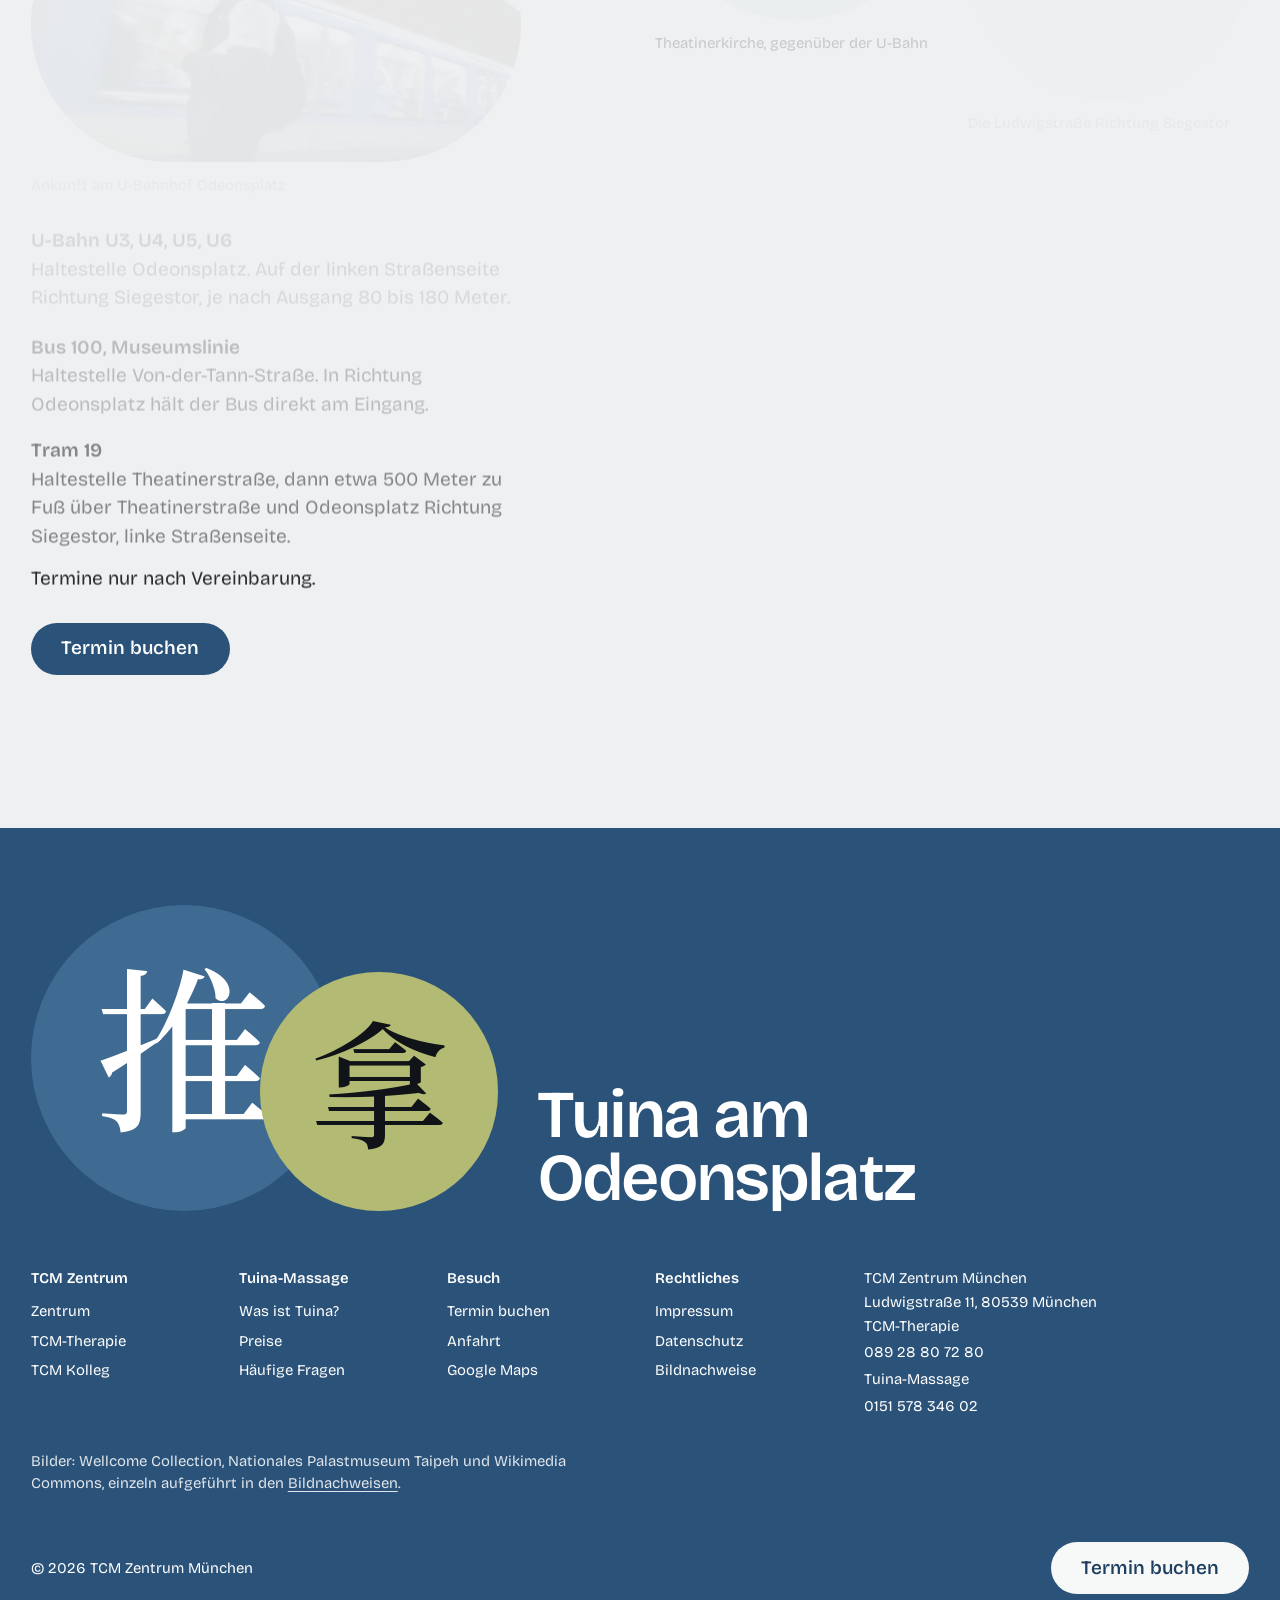
<file: Website_1/tuina-massage/index.html>
<!doctype html>
<html lang="de">
<head>
<meta charset="utf-8">
<meta name="viewport" content="width=device-width, initial-scale=1">
<title>Tuina-Massage</title>
<meta name="robots" content="noindex">
<meta http-equiv="refresh" content="0; url=../">
</head>
<body><p><a href="../">Weiter zu: Tuina-Massage</a></p></body>
</html>
</file>
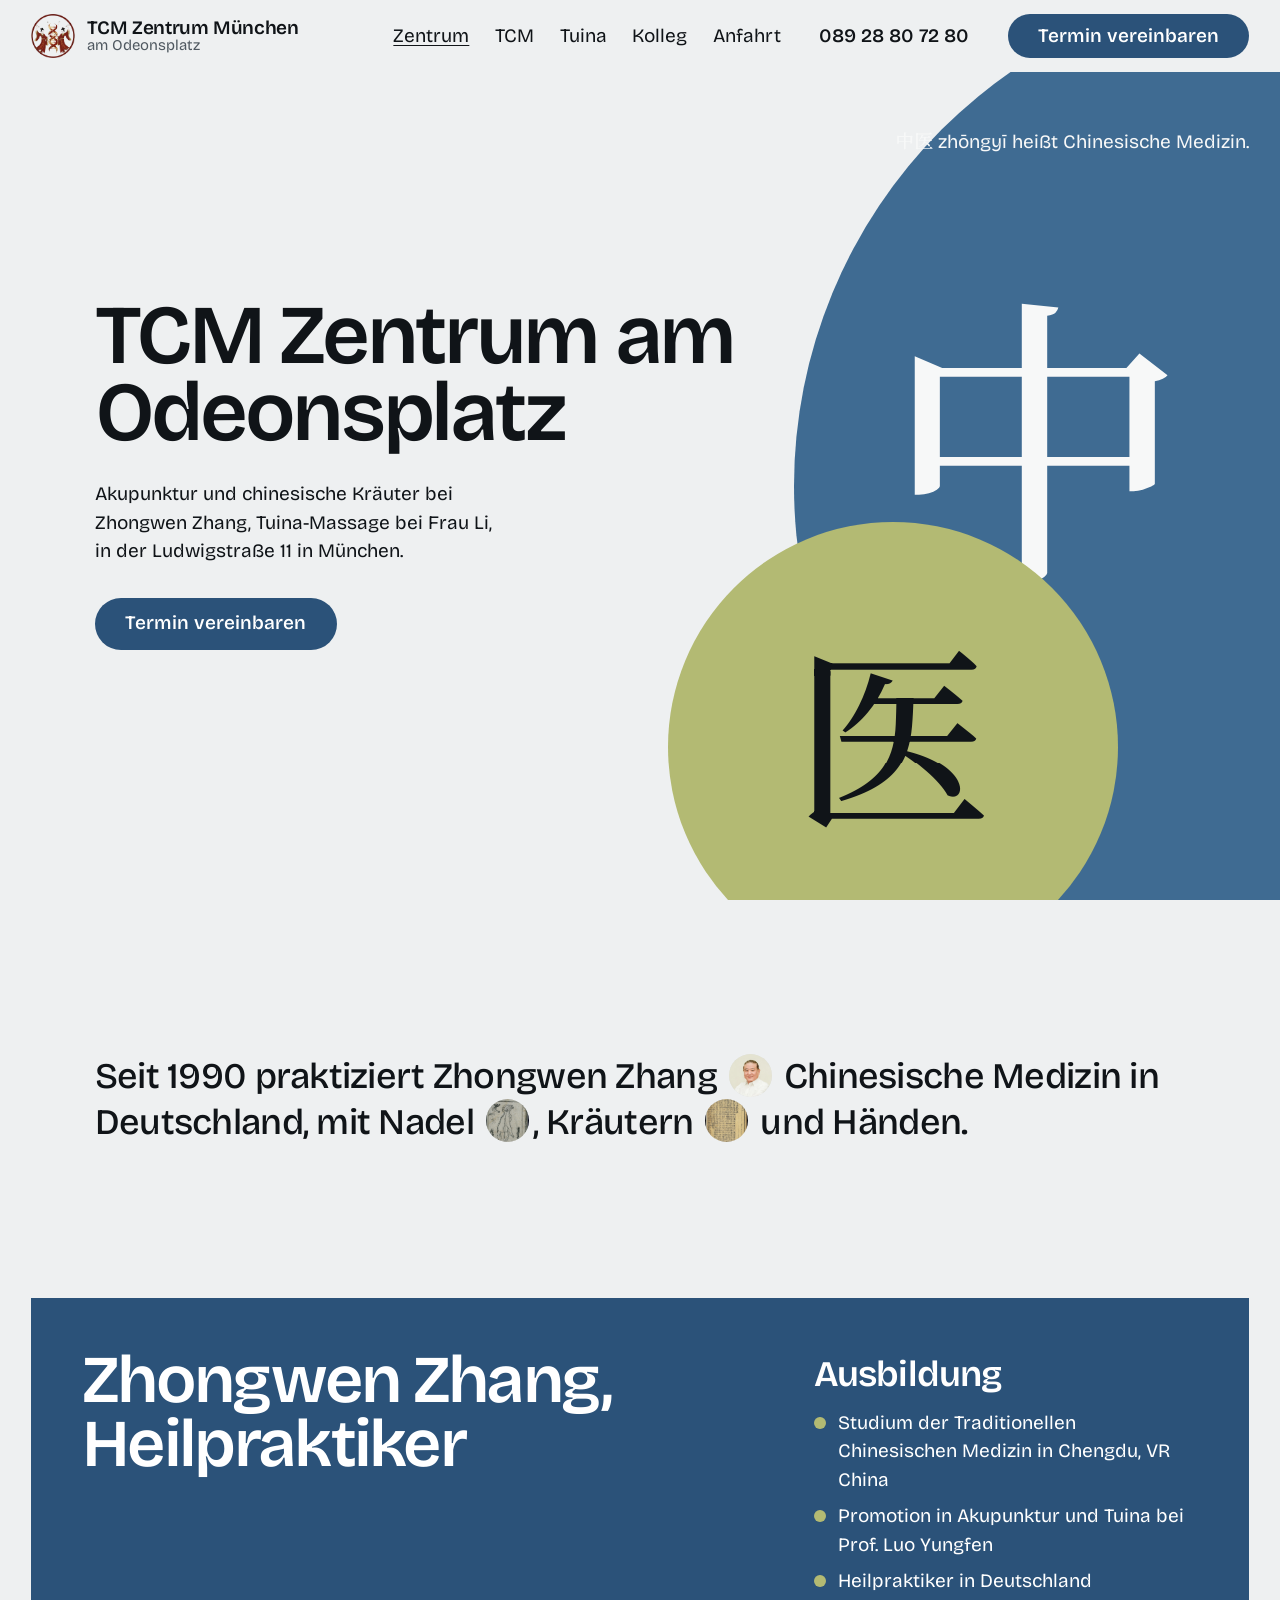
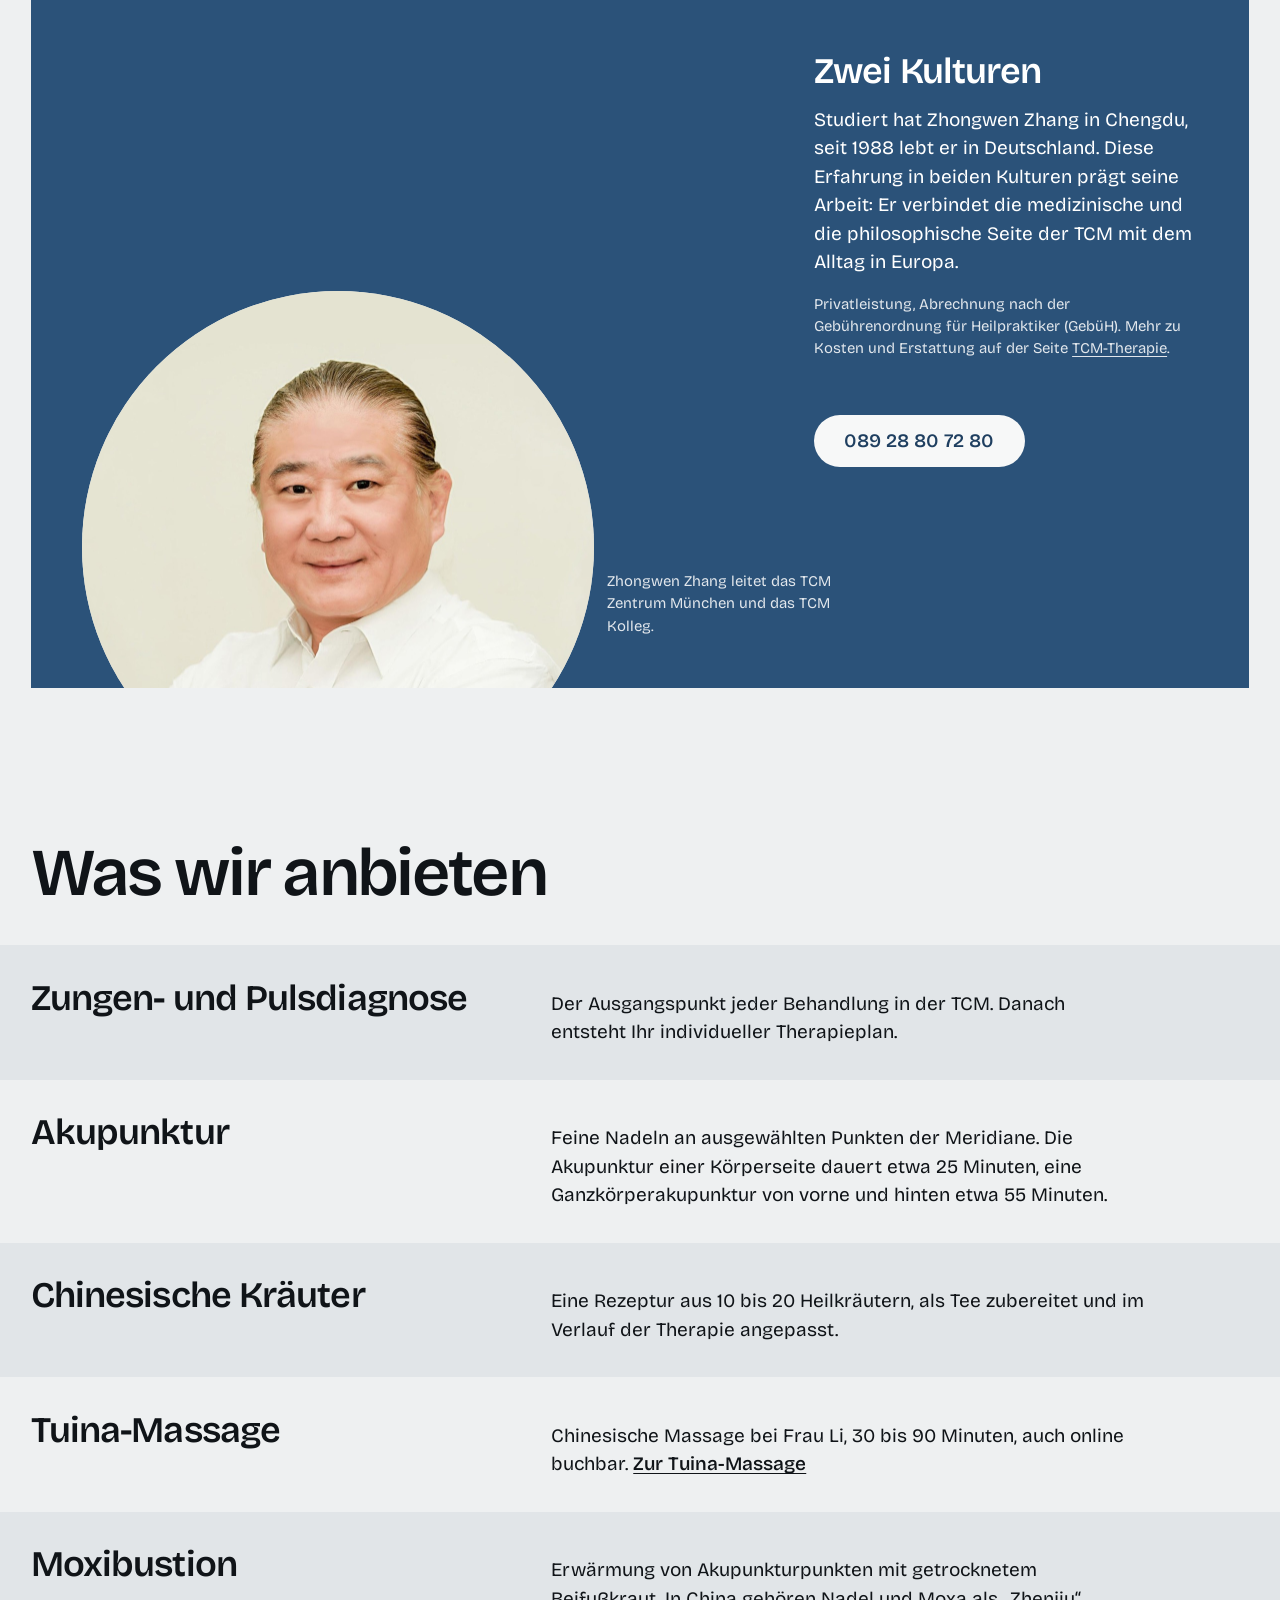
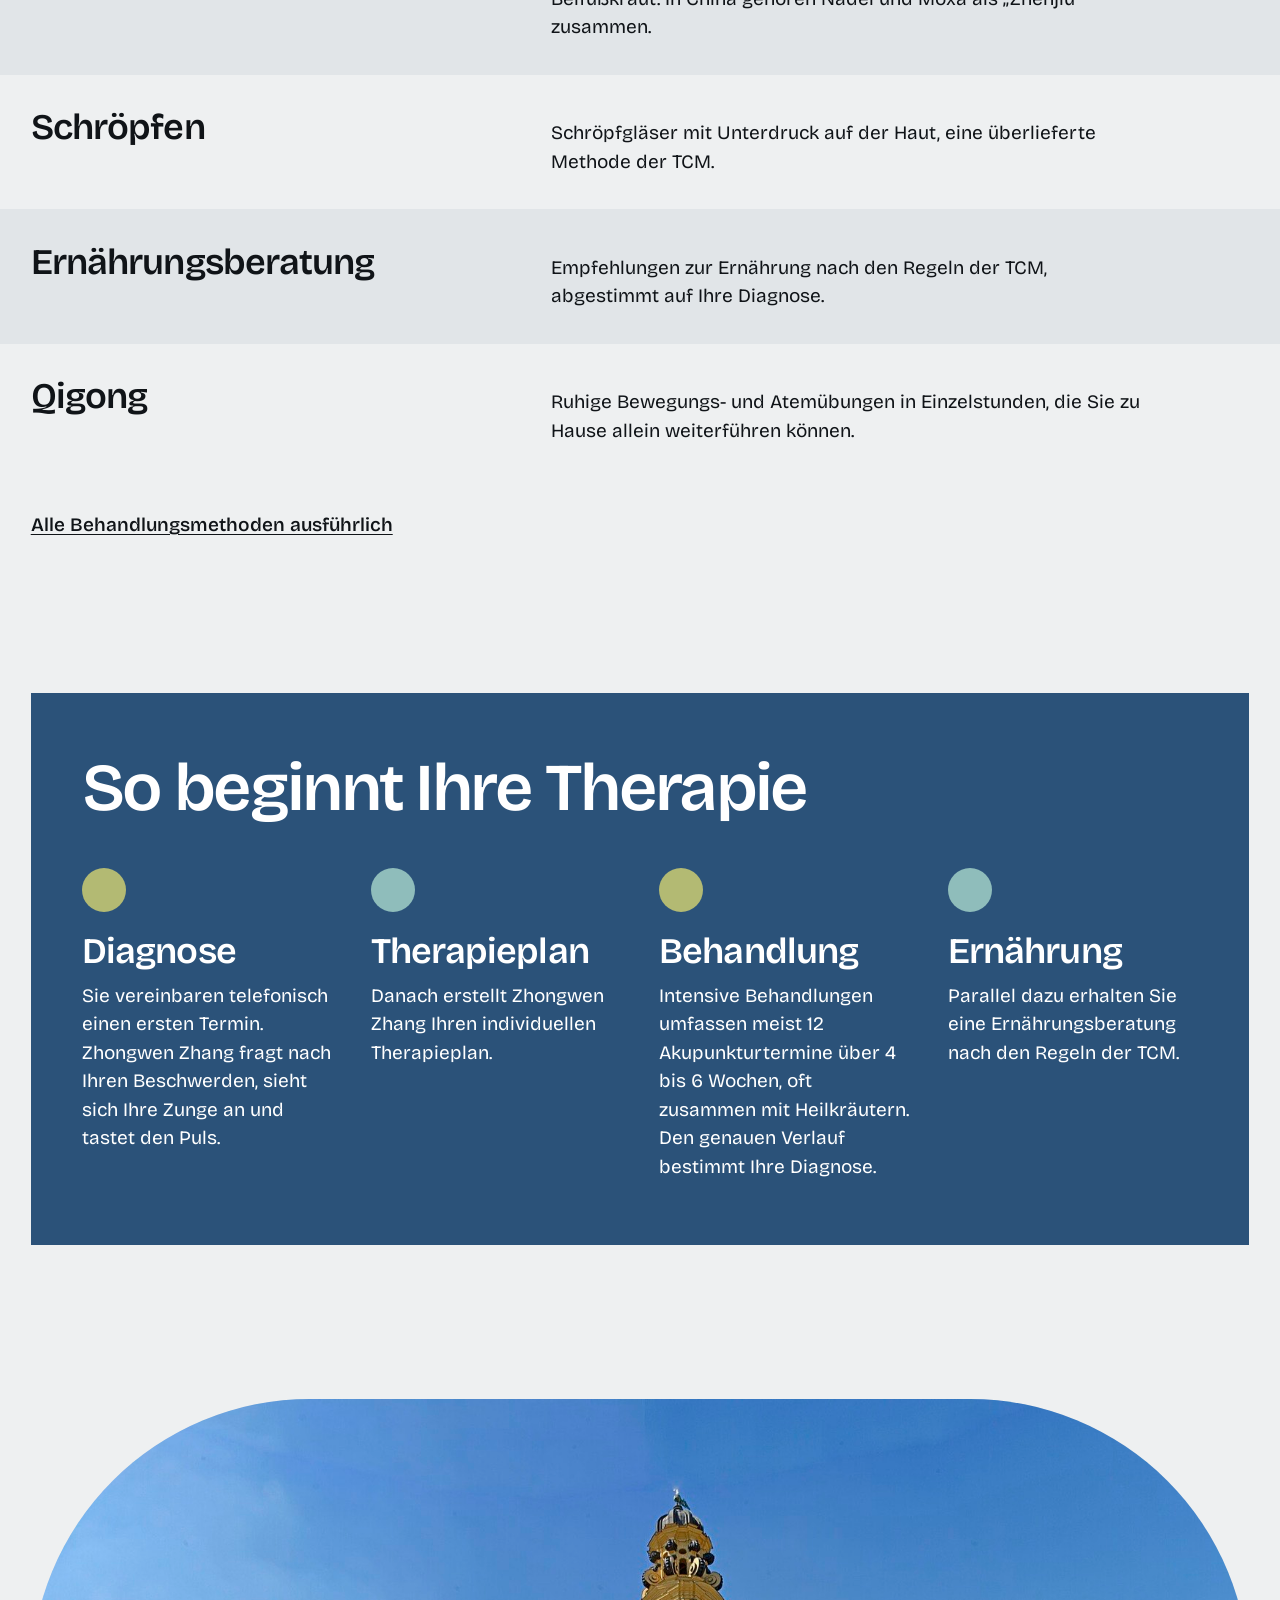
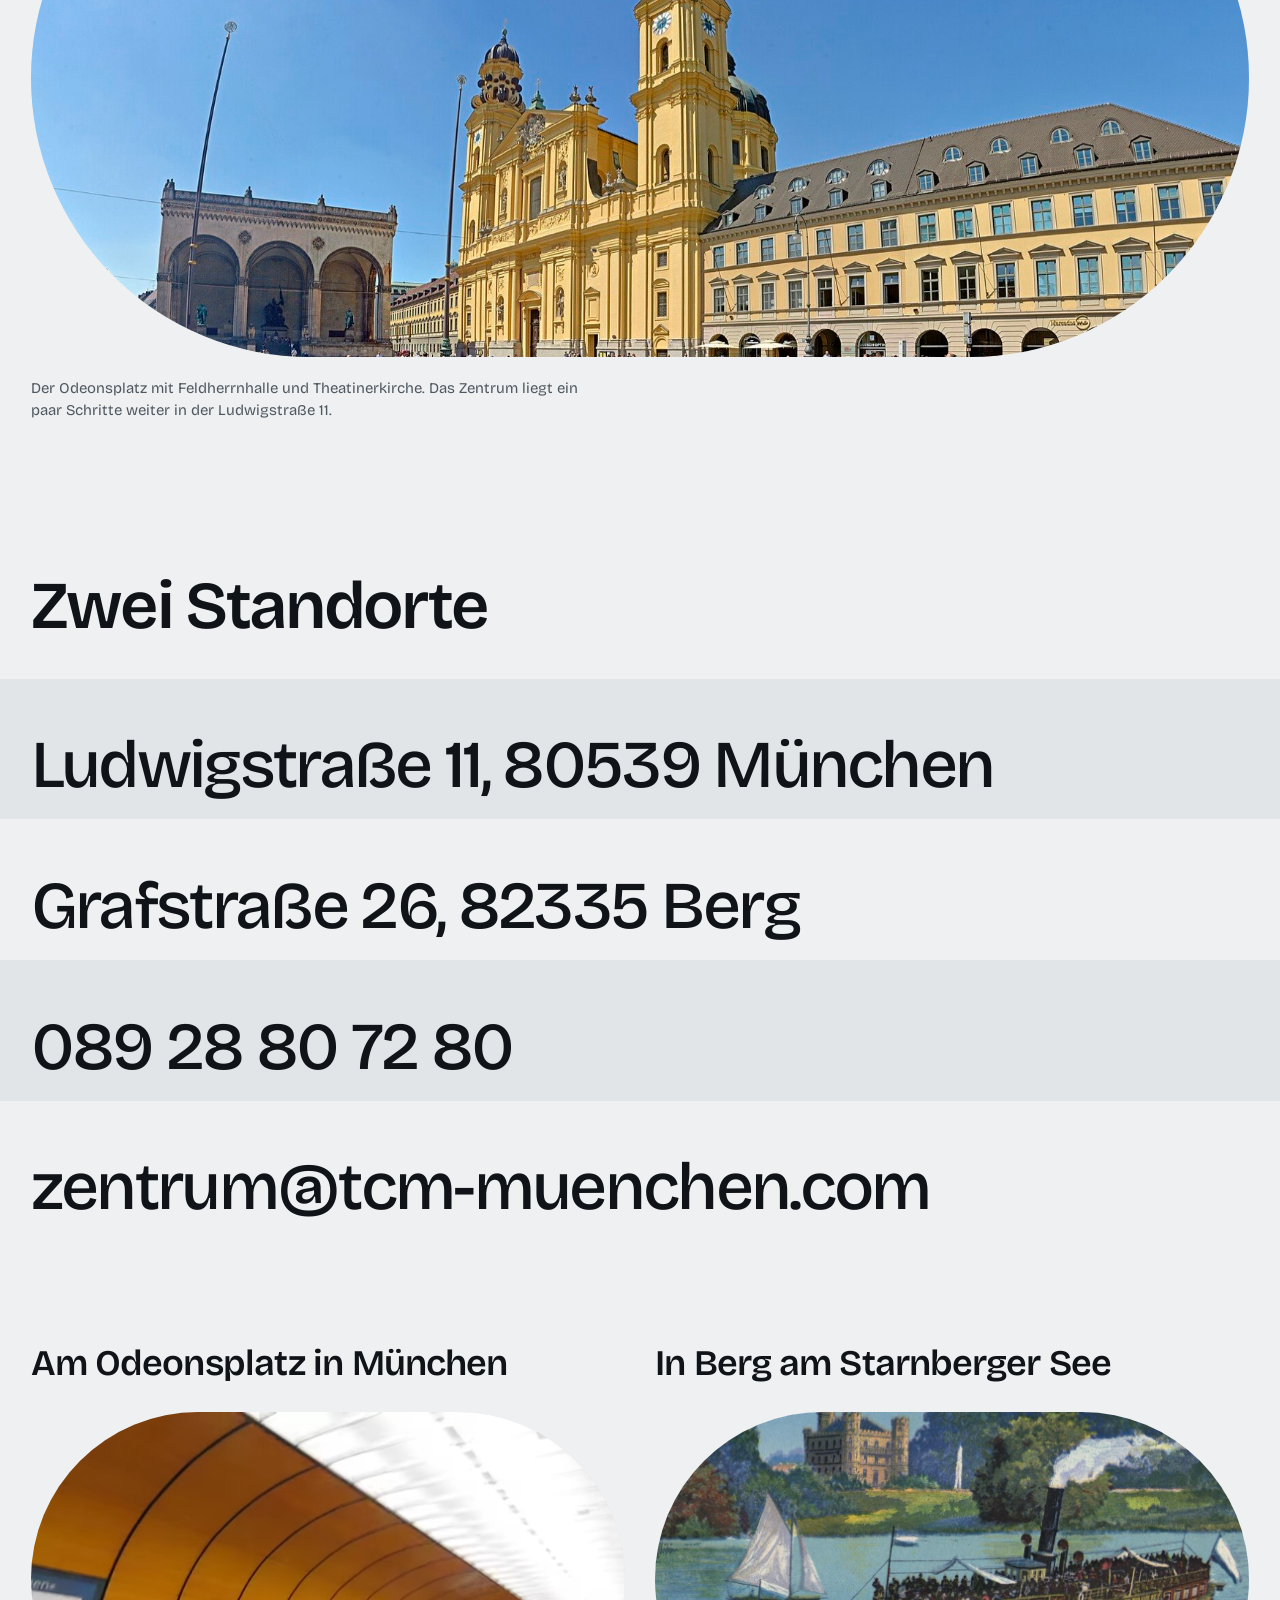
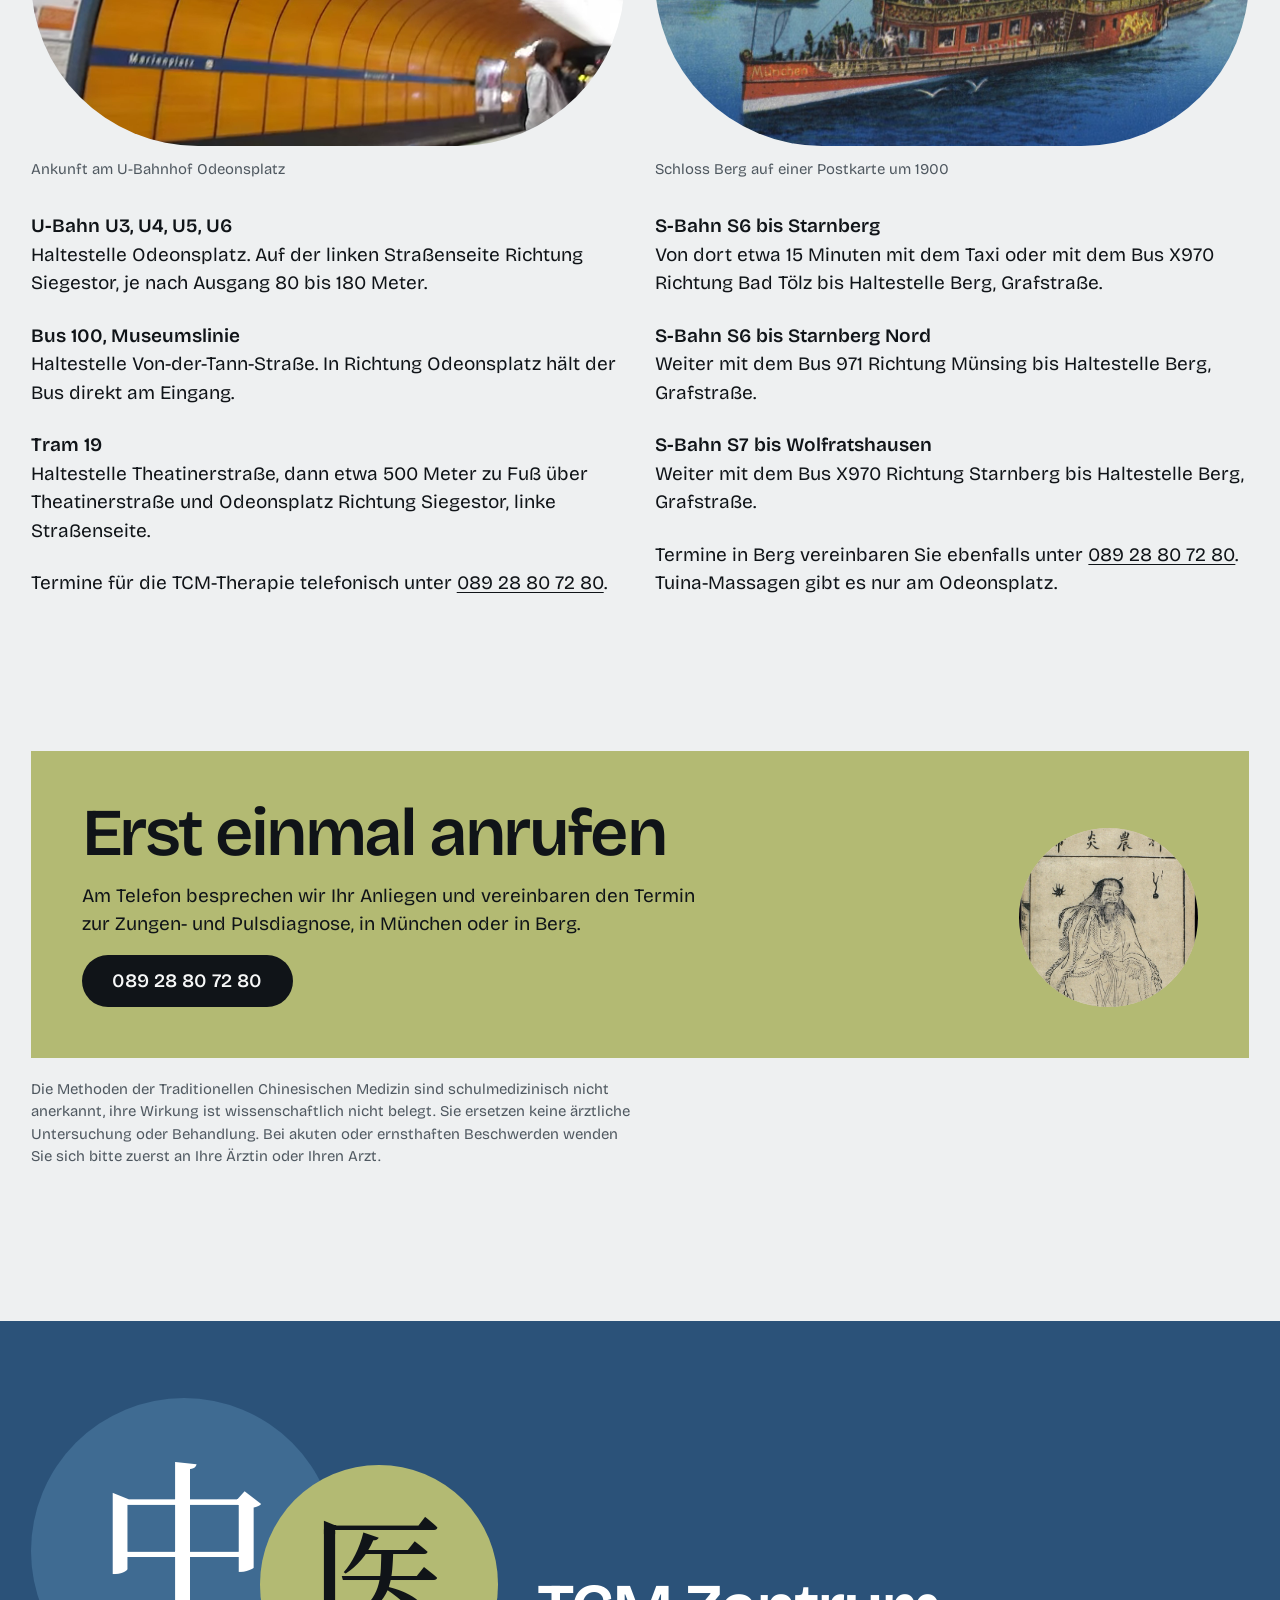
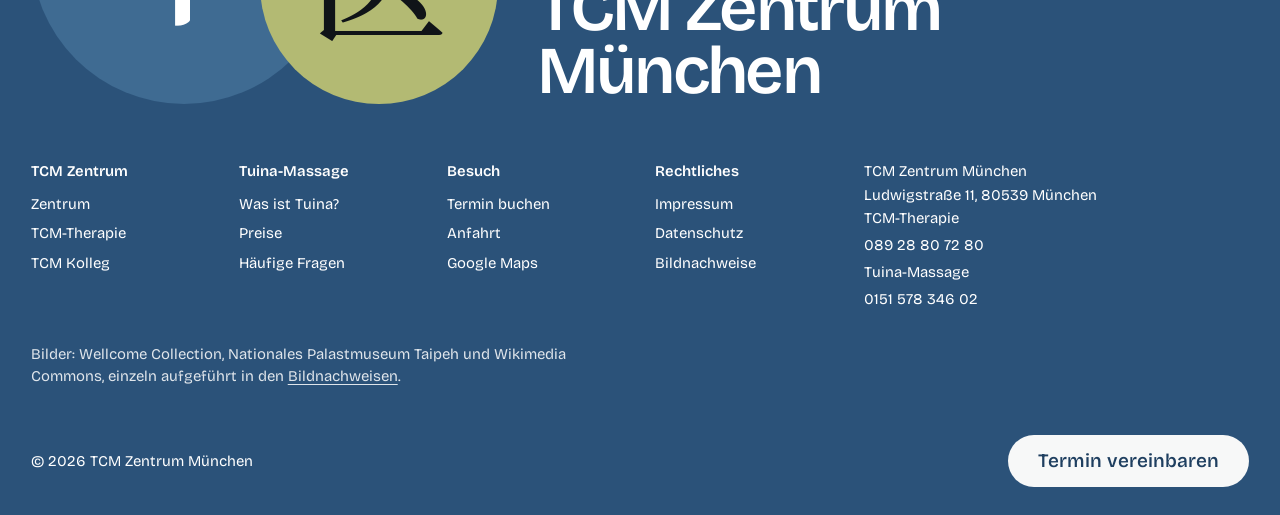
<file: Website_1/zentrum/index.html>
<!doctype html>
<html lang="de">
<head>
<meta charset="utf-8">
<meta name="viewport" content="width=device-width, initial-scale=1">
<title>TCM Zentrum München | Akupunktur am Odeonsplatz</title>
<meta name="description" content="Akupunktur, chinesische Kräuter und Moxibustion bei Zhongwen Zhang, Heilpraktiker, am Odeonsplatz in München und in Berg. Tuina-Massage bei Frau Li.">
<link rel="canonical" href="https://tcm-tuina-massage.de/zentrum/">
<meta property="og:title" content="TCM Zentrum München | Akupunktur am Odeonsplatz">
<meta property="og:description" content="Akupunktur, chinesische Kräuter und Moxibustion bei Zhongwen Zhang, Heilpraktiker, am Odeonsplatz in München und in Berg. Tuina-Massage bei Frau Li.">
<meta property="og:image" content="https://tcm-tuina-massage.de/assets/img/odeonsplatz.jpg">
<meta property="og:type" content="website">
<meta property="og:url" content="https://tcm-tuina-massage.de/zentrum/">
<meta property="og:locale" content="de_DE">
<meta name="theme-color" content="#eef0f1">
<link rel="icon" href="../assets/img/tcm-zentrum-logo.png">
<link rel="preload" href="../assets/fonts/bricolage-latin-wght-normal.woff2" as="font" type="font/woff2" crossorigin>
<link rel="stylesheet" href="../assets/style.css?v=a5007cd2">
<script type="application/ld+json">
{
  "@context": "https://schema.org",
  "@type": "MedicalBusiness",
  "name": "TCM Zentrum München, Zentrum für Chinesische Medizin",
  "url": "https://tcm-tuina-massage.de/zentrum/",
  "logo": "https://tcm-tuina-massage.de/assets/img/tcm-zentrum-logo.png",
  "image": "https://tcm-tuina-massage.de/assets/img/zhongwen-zhang.jpg",
  "telephone": "+49 89 28807280",
  "faxNumber": "+49 89 28807270",
  "email": "zentrum@tcm-muenchen.com",
  "address": [
    { "@type": "PostalAddress", "streetAddress": "Ludwigstraße 11", "postalCode": "80539", "addressLocality": "München", "addressCountry": "DE" },
    { "@type": "PostalAddress", "streetAddress": "Grafstraße 26", "postalCode": "82335", "addressLocality": "Berg", "addressCountry": "DE" }
  ],
  "founder": { "@type": "Person", "name": "Zhongwen Zhang", "jobTitle": "Heilpraktiker" }
}
</script>
</head>
<body>
<a class="skip" href="#inhalt">Zum Inhalt springen</a>
<header class="site-head">
  <a class="mark" href="../zentrum/" aria-label="TCM Zentrum München, Startseite">
    <img src="../assets/img/tcm-zentrum-logo.png" alt="" width="44" height="44">
    <span>TCM Zentrum München<small>am Odeonsplatz</small></span>
  </a>
  <nav class="head-links" aria-label="Hauptnavigation">
    <a href="../zentrum/" aria-current="page">Zentrum</a>
    <a href="../tcm/">TCM</a>
    <a href="../">Tuina</a>
    <a href="../tcm-kolleg/">Kolleg</a>
    <a href="../zentrum/#standorte">Anfahrt</a>
  </nav>
  <a class="head-tel" href="tel:+498928807280">089 28 80 72 80</a>
  <a class="btn" href="../booking/#tcm-termin">Termin vereinbaren</a>
  <details class="menu">
    <summary aria-label="Menü"><svg viewBox="0 0 24 24" fill="currentColor" aria-hidden="true"><circle cx="6" cy="12" r="2.2"/><circle cx="12" cy="12" r="2.2"/><circle cx="18" cy="12" r="2.2"/></svg></summary>
    <nav class="menu-panel" aria-label="Menü">
      <a href="../zentrum/" aria-current="page">TCM Zentrum München</a>
      <a href="../tcm/">TCM-Therapie</a>
      <a href="../">Tuina-Massage</a>
      <a href="../tcm-kolleg/">TCM Kolleg</a>
      <span class="sep"></span>
      <a href="../#preise">Preise Tuina-Massage</a>
      <a href="../#fragen">Fragen zur Tuina-Massage</a>
      <a href="../zentrum/#standorte">Standorte und Anfahrt</a>
      <a href="../booking/">Termin buchen</a>
      <a href="tel:+4915157834602">Tuina-Massage: 0151 578 346 02</a>
      <a href="tel:+498928807280">TCM-Therapie: 089 28 80 72 80</a>
      <span class="sep"></span>
      <a href="../impressum/">Impressum</a>
      <a href="../datenschutz/">Datenschutz</a>
    </nav>
  </details>
</header>
<main id="inhalt">

  <section class="hero" aria-labelledby="titel">
    <div class="hero-text">
      <h1 id="titel">TCM Zentrum am Odeonsplatz</h1>
      <p>Akupunktur und chinesische Kräuter bei Zhongwen Zhang, Tuina-Massage bei Frau Li, in der Ludwigstraße 11 in München.</p>
      <a class="btn" href="../booking/#tcm-termin">Termin vereinbaren</a>
    </div>
    <div class="orbs">
      <div class="orb orb-tui"><svg class="glyph g-tui" viewBox="0 0 100 100" aria-hidden="true"><text x="50" y="50" text-anchor="middle" dominant-baseline="central">中</text></svg></div>
      <div class="orb orb-na"><svg class="glyph g-na" viewBox="0 0 100 100" aria-hidden="true"><text x="50" y="50" text-anchor="middle" dominant-baseline="central">医</text></svg></div>
      <p class="orb-key"><span class="han" lang="zh">中医</span> zhōngyī heißt Chinesische Medizin.</p>
    </div>
  </section>

  <section class="statement" aria-label="Über das Zentrum">
    <p data-reveal><span>Seit 1990 praktiziert Zhongwen Zhang <span class="inline-pic"><img src="../assets/img/zhongwen-zhang.jpg" alt="Porträt von Zhongwen Zhang" width="80" height="80" style="object-position:50% 30%" loading="lazy" decoding="async"></span> Chinesische Medizin in Deutschland, mit Nadel <span class="inline-pic"><img src="../assets/img/akupunktur-bronzefigur.jpg" alt="Historische Akupunkturfigur" width="80" height="80" style="object-position:50% 25%" loading="lazy" decoding="async"></span>, Kräutern <span class="inline-pic"><img src="../assets/img/bencao-gangmu-1590.jpg" alt="Seite aus dem Bencao Gangmu von 1590" width="80" height="80" style="object-position:50% 40%" loading="lazy" decoding="async"></span> und Händen.</span></p>
  </section>

  <section class="panel" aria-labelledby="zhang">
    <h2 id="zhang">Zhongwen Zhang,<br>Heilpraktiker</h2>
    <div class="panel-text" data-reveal>
      <div>
        <h3>Ausbildung</h3>
        <ul class="points">
          <li>Studium der Traditionellen Chinesischen Medizin in Chengdu, VR China</li>
          <li>Promotion in Akupunktur und Tuina bei Prof. Luo Yungfen</li>
          <li>Heilpraktiker in Deutschland</li>
        </ul>
      </div>
      <div>
        <h3>Zwei Kulturen</h3>
        <p>Studiert hat Zhongwen Zhang in Chengdu, seit 1988 lebt er in Deutschland. Diese Erfahrung in beiden Kulturen prägt seine Arbeit: Er verbindet die medizinische und die philosophische Seite der TCM mit dem Alltag in Europa.</p>
        <p class="note">Privatleistung, Abrechnung nach der Gebührenordnung für Heilpraktiker (GebüH). Mehr zu Kosten und Erstattung auf der Seite <a href="../tcm/#start">TCM-Therapie</a>.</p>
      </div>
      <a class="btn btn-light" href="tel:+498928807280">089 28 80 72 80</a>
    </div>
    <div class="chart portrait">
      <img src="../assets/img/zhongwen-zhang.jpg" alt="Porträt von Zhongwen Zhang im weißen Hemd" width="1200" height="1025" loading="lazy" decoding="async">
    </div>
    <p class="chart-caption">Zhongwen Zhang leitet das TCM Zentrum München und das TCM Kolleg.</p>
  </section>

  <section class="services" aria-labelledby="leistungen">
    <h2 id="leistungen">Was wir anbieten</h2>
    <ul class="svc-list" data-reveal>
      <li class="svc"><h3>Zungen- und Pulsdiagnose</h3><p>Der Ausgangspunkt jeder Behandlung in der TCM. Danach entsteht Ihr individueller Therapieplan.</p></li>
      <li class="svc"><h3>Akupunktur</h3><p>Feine Nadeln an ausgewählten Punkten der Meridiane. Die Akupunktur einer Körperseite dauert etwa 25 Minuten, eine Ganzkörperakupunktur von vorne und hinten etwa 55 Minuten.</p></li>
      <li class="svc"><h3>Chinesische Kräuter</h3><p>Eine Rezeptur aus 10 bis 20 Heilkräutern, als Tee zubereitet und im Verlauf der Therapie angepasst.</p></li>
      <li class="svc"><h3>Tuina-Massage</h3><p>Chinesische Massage bei Frau Li, 30 bis 90 Minuten, auch online buchbar. <a href="../">Zur Tuina-Massage</a></p></li>
      <li class="svc"><h3>Moxibustion</h3><p>Erwärmung von Akupunkturpunkten mit getrocknetem Beifußkraut. In China gehören Nadel und Moxa als „Zhenjiu“ zusammen.</p></li>
      <li class="svc"><h3>Schröpfen</h3><p>Schröpfgläser mit Unterdruck auf der Haut, eine überlieferte Methode der TCM.</p></li>
      <li class="svc"><h3>Ernährungsberatung</h3><p>Empfehlungen zur Ernährung nach den Regeln der TCM, abgestimmt auf Ihre Diagnose.</p></li>
      <li class="svc"><h3>Qigong</h3><p>Ruhige Bewegungs- und Atemübungen in Einzelstunden, die Sie zu Hause allein weiterführen können.</p></li>
    </ul>
    <p class="price-foot"><a href="../tcm/">Alle Behandlungsmethoden ausführlich</a></p>
  </section>

  <section class="steps" aria-labelledby="ablauf">
    <h2 id="ablauf">So beginnt Ihre Therapie</h2>
    <ol class="step-list" data-reveal>
      <li><h3>Diagnose</h3><p>Sie vereinbaren telefonisch einen ersten Termin. Zhongwen Zhang fragt nach Ihren Beschwerden, sieht sich Ihre Zunge an und tastet den Puls.</p></li>
      <li><h3>Therapieplan</h3><p>Danach erstellt Zhongwen Zhang Ihren individuellen Therapieplan.</p></li>
      <li><h3>Behandlung</h3><p>Intensive Behandlungen umfassen meist 12 Akupunkturtermine über 4 bis 6 Wochen, oft zusammen mit Heilkräutern. Den genauen Verlauf bestimmt Ihre Diagnose.</p></li>
      <li><h3>Ernährung</h3><p>Parallel dazu erhalten Sie eine Ernährungsberatung nach den Regeln der TCM.</p></li>
    </ol>
  </section>

  <figure class="band">
    <img src="../assets/img/odeonsplatz.jpg" alt="Der Odeonsplatz in München mit Feldherrnhalle und Theatinerkirche an einem Sommertag" width="1800" height="880" loading="lazy" decoding="async">
  </figure>
  <p class="price-foot band-note">Der Odeonsplatz mit Feldherrnhalle und Theatinerkirche. Das Zentrum liegt ein paar Schritte weiter in der Ludwigstraße 11.</p>

  <section class="visit places" id="standorte" aria-labelledby="standorte-titel">
    <h2 id="standorte-titel">Zwei Standorte</h2>
    <div class="rows" data-reveal>
      <a href="https://www.google.de/maps/place/48.14502562430879N+11.57844559690281E" rel="noopener">Ludwigstraße 11, 80539 München</a>
      <a href="https://www.google.de/maps/search/Grafstra%C3%9Fe+26,+82335+Berg" rel="noopener">Grafstraße 26, 82335 Berg</a>
      <a href="tel:+498928807280">089 28 80 72 80</a>
      <a href="mailto:zentrum@tcm-muenchen.com">zentrum@tcm-muenchen.com</a>
    </div>
    <div class="way">
      <div class="way-text" data-reveal>
        <h3>Am Odeonsplatz in München</h3>
        <figure class="clip">
          <video autoplay muted loop playsinline preload="metadata" poster="../assets/img/ubahn-odeonsplatz.jpg" width="854" height="480" aria-label="Eine U-Bahn fährt in den Bahnhof Odeonsplatz ein">
            <source src="../assets/img/ubahn-odeonsplatz.webm" type="video/webm">
          </video>
          <figcaption>Ankunft am U-Bahnhof Odeonsplatz</figcaption>
        </figure>
        <p><b>U-Bahn U3, U4, U5, U6</b>Haltestelle Odeonsplatz. Auf der linken Straßenseite Richtung Siegestor, je nach Ausgang 80 bis 180 Meter.</p>
          <p><b>Bus 100, Museumslinie</b>Haltestelle Von-der-Tann-Straße. In Richtung Odeonsplatz hält der Bus direkt am Eingang.</p>
          <p><b>Tram 19</b>Haltestelle Theatinerstraße, dann etwa 500 Meter zu Fuß über Theatinerstraße und Odeonsplatz Richtung Siegestor, linke Straßenseite.</p>
        <p>Termine für die TCM-Therapie telefonisch unter <a href="tel:+498928807280">089 28 80 72 80</a>.</p>
      </div>
      <div class="way-text berg" data-reveal>
        <h3>In Berg am Starnberger See</h3>
        <figure class="clip"><img src="../assets/img/berg-starnberger-see.jpg" alt="Historische Postkarte: Dampfer vor Schloss Berg am Starnberger See" width="1800" height="1142" loading="lazy" decoding="async"><figcaption>Schloss Berg auf einer Postkarte um 1900</figcaption></figure>
        <p><b>S-Bahn S6 bis Starnberg</b>Von dort etwa 15 Minuten mit dem Taxi oder mit dem Bus X970 Richtung Bad Tölz bis Haltestelle Berg, Grafstraße.</p>
        <p><b>S-Bahn S6 bis Starnberg Nord</b>Weiter mit dem Bus 971 Richtung Münsing bis Haltestelle Berg, Grafstraße.</p>
        <p><b>S-Bahn S7 bis Wolfratshausen</b>Weiter mit dem Bus X970 Richtung Starnberg bis Haltestelle Berg, Grafstraße.</p>
        <p>Termine in Berg vereinbaren Sie ebenfalls unter <a href="tel:+498928807280">089 28 80 72 80</a>. Tuina-Massagen gibt es nur am Odeonsplatz.</p>
      </div>
    </div>
  </section>

  <section class="download" aria-labelledby="anrufen">
    <div class="download-inner" data-reveal>
      <div class="dl-pic"><img src="../assets/img/shennong-holzschnitt.jpg" alt="Holzschnitt von Shennong, dem legendären Begründer der Kräuterkunde" width="933" height="1400" loading="lazy" decoding="async"></div>
      <h2 id="anrufen">Erst einmal anrufen</h2>
      <p>Am Telefon besprechen wir Ihr Anliegen und vereinbaren den Termin zur Zungen- und Pulsdiagnose, in München oder in Berg.</p>
      <a class="btn btn-light" href="tel:+498928807280">089 28 80 72 80</a>
    </div>
    <p class="disclaimer-line">Die Methoden der Traditionellen Chinesischen Medizin sind schulmedizinisch nicht anerkannt, ihre Wirkung ist wissenschaftlich nicht belegt. Sie ersetzen keine ärztliche Untersuchung oder Behandlung. Bei akuten oder ernsthaften Beschwerden wenden Sie sich bitte zuerst an Ihre Ärztin oder Ihren Arzt.</p>
  </section>

</main>
<footer class="site-foot">
  <div class="foot-top">
  <div class="foot-mark" aria-hidden="true">
    <span class="m-tui"><svg class="glyph g-tui" viewBox="0 0 100 100" aria-hidden="true"><text x="50" y="50" text-anchor="middle" dominant-baseline="central">中</text></svg></span><span class="m-na"><svg class="glyph g-na" viewBox="0 0 100 100" aria-hidden="true"><text x="50" y="50" text-anchor="middle" dominant-baseline="central">医</text></svg></span>
  </div>
  <p class="foot-word">TCM Zentrum München</p>
  </div>
  <div class="foot-cols">
    <div class="foot-col"><b>TCM Zentrum</b><a href="../zentrum/">Zentrum</a><a href="../tcm/">TCM-Therapie</a><a href="../tcm-kolleg/">TCM Kolleg</a></div>
    <div class="foot-col"><b>Tuina-Massage</b><a href="../">Was ist Tuina?</a><a href="../#preise">Preise</a><a href="../#fragen">Häufige Fragen</a></div>
    <div class="foot-col"><b>Besuch</b><a href="../booking/">Termin buchen</a><a href="../zentrum/#standorte">Anfahrt</a><a href="https://www.google.de/maps/place/48.14502562430879N+11.57844559690281E" rel="noopener">Google Maps</a></div>
    <div class="foot-col"><b>Rechtliches</b><a href="../impressum/">Impressum</a><a href="../datenschutz/">Datenschutz</a><a href="../impressum/#bildnachweise">Bildnachweise</a></div>
    <div class="foot-addr">TCM Zentrum München<br>Ludwigstraße 11, 80539 München<br>TCM-Therapie <a href="tel:+498928807280">089 28 80 72 80</a>Tuina-Massage <a href="tel:+4915157834602">0151 578 346 02</a></div>
  </div>
  <p class="credits">Bilder: Wellcome Collection, Nationales Palastmuseum Taipeh und Wikimedia Commons, einzeln aufgeführt in den <a href="../impressum/#bildnachweise">Bildnachweisen</a>.</p>
  <div class="foot-last"><span>© 2026 TCM Zentrum München</span><a class="btn btn-light" href="../booking/#tcm-termin">Termin vereinbaren</a></div>
</footer>

<dialog class="booking" id="booking" aria-labelledby="booking-title">
  <div class="booking-inner">
    <div class="booking-bar">
      <div><b id="booking-title">Tuina-Massage online buchen</b><small>Lieber telefonisch? <a href="tel:+4915157834602">0151 578 346 02</a></small><small>Buchungssystem der cituro GmbH, siehe <a href="../datenschutz/#buchung">Datenschutzerklärung</a></small></div>
      <button class="booking-close" type="button" data-booking-close aria-label="Schließen"><svg viewBox="0 0 24 24" fill="none" stroke="currentColor" stroke-width="2.4" stroke-linecap="round" aria-hidden="true"><path d="M5 5l14 14M19 5L5 19"/></svg></button>
    </div>
    <p class="booking-pick" aria-live="polite" hidden></p>
    <iframe title="Online-Terminbuchung TCM Tuina Massage" data-src="https://app.cituro.com/booking/tcm-tuina-massage"></iframe>
  </div>
</dialog>
<script src="../assets/main.js?v=a5007cd2" defer></script>
</body>
</html>
</file>
<file: Website_1/assets/style.css>
/* TCM Tuina Massage am Odeonsplatz
   Ein Motiv: der Kreis aus dem Logo der Praxis, zwei Hände in zwei Farben.
   Blau steht für 推 (tui, schieben), Olivgrün für 拿 (na, greifen).
   Alle Schriften liegen lokal, es werden keine Ressourcen von Dritten geladen. */

@font-face {
  font-family: "Bricolage Grotesque";
  src: url("fonts/bricolage-latin-wght-normal.woff2") format("woff2");
  font-weight: 200 800;
  font-display: swap;
  unicode-range: U+0000-00FF, U+0131, U+0152-0153, U+02BB-02BC, U+02C6, U+02DA, U+02DC, U+0304, U+0308, U+0329, U+2000-206F, U+20AC, U+2122, U+2191, U+2193, U+2212, U+2215, U+FEFF, U+FFFD;
}
@font-face {
  font-family: "Bricolage Grotesque";
  src: url("fonts/bricolage-latin-ext-wght-normal.woff2") format("woff2");
  font-weight: 200 800;
  font-display: swap;
  unicode-range: U+0100-02BA, U+02BD-02C5, U+02C7-02CC, U+02CE-02D7, U+02DD-02FF, U+0304, U+0308, U+0329, U+1D00-1DBF, U+1E00-1E9F, U+1EF2-1EFF, U+2020, U+20A0-20AB, U+20AD-20C0, U+2113, U+2C60-2C7F, U+A720-A7FF;
}

/* Nur die auf der Website verwendeten chinesischen Zeichen aus Noto Serif SC (SIL OFL) */
@font-face {
  font-family: "Tuina Han";
  src: url("fonts/noto-serif-sc-tuina.woff2") format("woff2");
  font-weight: 500;
  font-display: block;
  unicode-range: U+4e2d, U+533b, U+5716, U+5b66, U+5c3c, U+6155, U+62ff, U+63a8, U+6cd5, U+7eac, U+8c36, U+9488, U+9662, U+9ed1;
}

:root {
  --bg: #eef0f1;
  --surface: #e1e5e8;
  --ink: #101418;
  --muted: #4f5860;
  --tui: #3f6b92;        /* Blau der linken Hand im Logo */
  --tui-deep: #2b5279;   /* Feld und Knopf, weiße Schrift */
  --tui-darker: #1f3f60;
  --na: #b3ba73;         /* Olivgrün der rechten Hand im Logo */
  --na-deep: #8f9752;
  --teal: #8fbdbb;
  --teal-deep: #6fa3a1;
  --paper: #f7f8f8;
  --accent-ink: #ffffff;

  --step-small: clamp(0.875rem, 0.85rem + 0.1vw, 0.9375rem);
  --step-body: clamp(1.0625rem, 1rem + 0.25vw, 1.1875rem);
  --step-lead: clamp(1.375rem, 1rem + 1.6vw, 2.25rem);
  --step-head: clamp(2.25rem, 1.3rem + 3.6vw, 4.25rem);
  --step-display: clamp(3rem, 0.9rem + 5.4vw, 6.25rem);

  --margin: clamp(16px, 2.4vw, 32px);
  --gap-section: clamp(96px, 12vw, 200px);
  --ease-out: cubic-bezier(0.22, 1, 0.36, 1);
  --ease-in-out: cubic-bezier(0.76, 0, 0.24, 1);
  color-scheme: light;
}

* { box-sizing: border-box; }
html { scroll-padding-top: 80px; -webkit-text-size-adjust: 100%; }
html:focus-within { scroll-behavior: smooth; }
body {
  margin: 0; background: var(--bg); color: var(--ink);
  font-family: "Bricolage Grotesque", "Avenir Next", system-ui, sans-serif;
  font-size: var(--step-body); line-height: 1.5; font-weight: 400;
  -webkit-font-smoothing: antialiased; text-rendering: optimizeLegibility;
}
img { display: block; max-width: 100%; height: auto; }
a { color: inherit; text-underline-offset: 0.18em; text-decoration-thickness: 0.07em; }
a:hover { text-decoration-thickness: 0.14em; }
h1, h2, h3, p, ul, ol, figure, blockquote { margin: 0; }
h1, h2, h3 { font-weight: 600; letter-spacing: -0.04em; line-height: 0.95; }
h3 { font-size: var(--step-lead); letter-spacing: -0.025em; line-height: 1.1; }
:focus-visible { outline: 3px solid var(--tui); outline-offset: 3px; }
::selection { background: var(--na); color: var(--ink); }
.skip { position: absolute; left: -9999px; }
.skip:focus { left: var(--margin); top: 8px; z-index: 50; background: var(--paper); padding: 10px 16px; }
.visually-hidden { position: absolute; width: 1px; height: 1px; overflow: hidden; clip: rect(0 0 0 0); white-space: nowrap; }
.wrap { width: 100%; padding: 0 var(--margin); }
.grid { display: grid; grid-template-columns: repeat(12, minmax(0, 1fr)); column-gap: var(--margin); }

/* Knopf: die Kreisform, zur Pille gezogen */
.btn {
  display: inline-flex; align-items: center; justify-content: center; gap: 0.6em;
  min-height: 52px; padding: 0 1.6em; border: 0; border-radius: 999px; cursor: pointer;
  font: inherit; font-weight: 550; font-size: var(--step-body); text-decoration: none; white-space: nowrap;
  background: var(--tui-deep); color: var(--accent-ink);
  transition: transform 140ms var(--ease-out), background-color 180ms ease;
}
.btn:hover { background: var(--tui-darker); text-decoration: none; }
.btn:active { transform: scale(0.96); }
.btn-light { background: var(--paper); color: var(--tui-darker); }
.btn-light:hover { background: var(--na); color: var(--ink); }
.btn-quiet { background: var(--surface); color: var(--ink); }
.btn-quiet:hover { background: var(--na); }
.btn .dot { width: 0.55em; height: 0.55em; border-radius: 50%; background: var(--na); flex: none; }

/* Kopfzeile */
.site-head {
  position: sticky; top: 0; z-index: 20; background: var(--bg);
  display: flex; align-items: center; gap: clamp(16px, 3vw, 40px); height: 72px; padding: 0 var(--margin);
}
.mark { display: flex; align-items: center; gap: 12px; text-decoration: none; margin-right: auto; font-weight: 600; letter-spacing: -0.02em; line-height: 1.05; font-size: var(--step-body); }
.mark img { width: 44px; height: 44px; }
.mark small { display: block; font-weight: 400; font-size: var(--step-small); color: var(--muted); letter-spacing: 0; }
.head-links { display: flex; gap: clamp(16px, 2vw, 28px); }
.head-links a { text-decoration: none; font-size: var(--step-body); }
.head-links a:hover, .head-links a[aria-current="page"] { text-decoration: underline; }
.head-tel { text-decoration: none; font-weight: 550; white-space: nowrap; }
.site-head .btn { min-height: 44px; }

.menu { display: none; position: relative; }
.menu summary {
  list-style: none; cursor: pointer; display: grid; place-items: center;
  width: 48px; height: 48px; border-radius: 50%; background: var(--surface);
  transition: transform 140ms var(--ease-out), background-color 180ms ease;
}
.menu summary:active { transform: scale(0.94); }
.menu summary::-webkit-details-marker { display: none; }
.menu summary svg { width: 22px; height: 22px; }
.menu[open] summary { background: var(--na); }
.menu-panel {
  position: absolute; right: 0; top: 58px; width: min(320px, calc(100vw - 2 * var(--margin)));
  background: var(--paper); padding: 10px; display: grid; gap: 2px;
  box-shadow: 0 18px 40px -16px rgb(16 20 24 / 0.35); /* schwebendes Menü, taste-skill-ignore */
  animation: menu-in 200ms var(--ease-out);
}
.menu-panel a { padding: 12px 14px; text-decoration: none; }
.menu-panel a:hover { background: var(--surface); }
.menu-panel .sep { height: 10px; }
@keyframes menu-in { from { opacity: 0; transform: translateY(-6px); } }

/* Held: zwei große Kreise, wie die zwei Hände im Logo */
.hero {
  position: relative; overflow: hidden; min-height: calc(100svh - 72px);
  display: flex; align-items: center; padding: 48px var(--margin) 72px;
}
.hero-text { position: relative; z-index: 2; width: 58vw; padding-left: 5vw; }
.hero h1 { font-size: var(--step-display); line-height: 0.92; max-width: 14ch; }
.hero p { margin-top: 28px; max-width: 34ch; font-size: var(--step-body); }
.hero .btn { margin-top: 32px; }
.hero-tel { display: block; width: max-content; margin-top: 14px; padding: 8px 0; text-decoration: none; font-weight: 550; }
.hero-tel:hover { text-decoration: underline; }
.orbs { position: absolute; inset: 0; z-index: 1; pointer-events: none; }
.orb {
  position: absolute; border-radius: 50%; display: grid; place-items: center;
  font-family: "Tuina Han", "Songti SC", "Noto Serif CJK SC", serif; font-weight: 500;
  line-height: 1; color: var(--paper);
}
.orb-tui { width: 112vh; height: 112vh; left: 62vw; top: 50%; transform: translateY(-50%); background: var(--tui); font-size: 44vh; }
.orb-na { width: 50vh; height: 50vh; left: calc(62vw - 14vh); top: 50%; transform: translateY(8%); background: var(--na); font-size: 22vh; color: var(--ink); }
.glyph { display: block; overflow: visible; fill: currentColor; }
.glyph text { font-family: "Tuina Han", "Songti SC", "Noto Serif CJK SC", serif; font-weight: 500; font-size: 100px; }
.orb .glyph { width: 40%; }
.orb-tui { justify-items: start; }
.orb-tui .glyph { width: 30%; margin-left: 9%; transform: translateY(-10%); }
.orb-na .glyph { width: 44%; }
.orb-key {
  position: absolute; z-index: 3; right: var(--margin); top: 28px; font-size: var(--step-small);
  color: var(--paper); text-align: right; max-width: 28ch;
}

/* Satz mit eingebetteten Bildern */
.statement { padding: var(--gap-section) var(--margin); }
.statement p {
  max-width: 46ch; font-size: var(--step-lead); line-height: 1.22; font-weight: 500; letter-spacing: -0.02em;
  margin-left: 5vw;
}
.inline-pic {
  display: inline-block; width: 1.2em; height: 1.2em; border-radius: 50%; overflow: hidden;
  vertical-align: -0.24em; margin: 0 0.1em; background: var(--surface);
}
.inline-pic img { width: 100%; height: 100%; object-fit: cover; }
.han { font-family: "Tuina Han", "Songti SC", "Noto Serif CJK SC", serif; font-weight: 500; font-weight: 400; }

/* Frau Li und Tuina: blaues Feld */
.panel {
  position: relative; overflow: hidden; margin: 0 var(--margin);
  background: var(--tui-deep); color: var(--accent-ink);
  min-height: 110svh; padding: clamp(32px, 4vw, 56px);
  display: grid; grid-template-columns: 1fr minmax(280px, 30vw); column-gap: 6vw;
}
.panel h2 { font-size: var(--step-head); }
.panel-text { display: grid; gap: 56px; align-content: start; padding-top: 6px; }
.panel-text h3 { margin-bottom: 14px; }
.panel-text p + p { margin-top: 12px; }
.panel-text .note { font-size: var(--step-small); opacity: 0.86; margin-top: 16px; }
.panel .btn { justify-self: start; }
.points { list-style: none; padding: 0; margin-top: 14px; display: grid; gap: 8px; }
.points li { display: flex; gap: 12px; }
.points li::before { content: ""; flex: none; width: 0.62em; height: 0.62em; margin-top: 0.42em; border-radius: 50%; background: var(--na); }
.chart {
  position: absolute; left: clamp(32px, 4vw, 56px); bottom: -9vw; width: 40vw; aspect-ratio: 1;
  border-radius: 50%; overflow: hidden; background: #d9cfb6;
}
.chart img { position: absolute; inset: 0; width: 100%; height: 100%; object-fit: cover; object-position: 50% 30%; transition: opacity 1600ms ease; }
.chart img + img { opacity: 0; }
.chart img.is-on { opacity: 1; }
.chart-caption { position: absolute; left: calc(clamp(32px, 4vw, 56px) + 41vw); bottom: clamp(32px, 4vw, 56px); max-width: 24ch; font-size: var(--step-small); opacity: 0.86; }

/* Preise: Kacheln so hoch wie die Behandlung lang */
.prices { padding: var(--gap-section) var(--margin) 0; }
.price-row { position: relative; display: grid; grid-template-columns: repeat(4, minmax(0, 1fr)); gap: 8px; align-items: end; }
.price-head { position: absolute; left: 0; top: 0; width: calc(50% - 4px); }
.price-head h2 { font-size: var(--step-head); }
.price-head p { margin-top: 20px; max-width: 34ch; }
.tile { grid-row: 1; display: flex; flex-direction: column; position: relative; color: var(--ink); }
.tile-body { flex: 1; padding: 28px; display: flex; flex-direction: column; gap: 6px; }
.tile .name { font-size: var(--step-lead); font-weight: 600; letter-spacing: -0.02em; line-height: 1.1; }
.tile .amount { font-size: var(--step-head); font-weight: 600; letter-spacing: -0.04em; line-height: 1; margin-top: auto; }
.tile .per { font-size: var(--step-small); margin-top: 10px; }
.tile-btn {
  display: flex; align-items: center; justify-content: space-between; min-height: 64px; padding: 0 28px;
  text-decoration: none; font-weight: 550; transition: background-color 180ms ease;
}
.tile-btn::after {
  content: ""; width: 11px; height: 11px; margin-right: 4px;
  border-right: 2.5px solid currentColor; border-top: 2.5px solid currentColor;
  transform: rotate(45deg); transition: transform 200ms var(--ease-out);
}
.tile-btn:hover::after { transform: translateX(4px) rotate(45deg); }
.tile-btn:active { transform: scale(0.99); }
.t30 { grid-column: 1; height: 330px; background: var(--surface); }
.t30 .tile-btn { background: #cdd3d8; }
.t45 { grid-column: 2; height: 420px; background: var(--teal); }
.t45 .tile-btn { background: var(--teal-deep); }
.t60 { grid-column: 3; height: 510px; background: var(--na); }
.t60 .tile-btn { background: var(--na-deep); }
.t90 { grid-column: 4; height: 690px; background: var(--tui-deep); color: var(--accent-ink); }
.t90 .tile-btn { background: var(--tui-darker); }
.price-foot { display: flex; flex-wrap: wrap; gap: 8px 32px; margin-top: 20px; max-width: 72ch; font-size: var(--step-small); color: var(--muted); }

/* Bildband Odeonsplatz */
.band { margin: var(--gap-section) var(--margin) 0; position: relative; overflow: hidden; height: min(62vh, 640px); border-radius: 999px; background: var(--surface); }
.band img { width: 100%; height: 100%; object-fit: cover; object-position: 50% 60%; transform: scale(1.08); }
.band-note { padding: 0 var(--margin); max-width: 58ch; box-sizing: content-box; }
.band figcaption { margin: 14px var(--margin) 0; font-size: var(--step-small); color: var(--muted); }

/* Fragen: Karteikarten */
.faq { padding: var(--gap-section) var(--margin) 0; }
.faq-inner { margin-left: calc(100% / 12 * 2); width: calc(100% / 12 * 8); }
.faq h2 { font-size: var(--step-head); margin-bottom: 48px; }
.cards { display: grid; }
.card { --tab-x: 0px; position: relative; margin-top: -10px; padding-top: 44px; }
.card:first-child { margin-top: 0; }
.card:nth-child(2) { --tab-x: 150px; }
.card:nth-child(3) { --tab-x: 300px; }
.card:nth-child(4) { --tab-x: 450px; }
.card:nth-child(5) { --tab-x: 600px; }
.card .tab {
  position: absolute; top: 0; left: var(--tab-x); width: 200px; height: 46px;
  border-radius: 23px 23px 0 0;
}
.card summary {
  list-style: none; cursor: pointer; display: flex; justify-content: space-between; align-items: center; gap: 24px;
  padding: 26px 28px 30px; font-size: var(--step-lead); font-weight: 550; letter-spacing: -0.02em; line-height: 1.15;
}
.card summary::-webkit-details-marker { display: none; }
.card summary::after {
  content: ""; flex: none; width: 12px; height: 12px; margin-right: 6px;
  border-right: 2.5px solid currentColor; border-bottom: 2.5px solid currentColor;
  transform: translateY(-25%) rotate(45deg); transition: transform 220ms var(--ease-out);
}
.card details[open] summary::after { transform: translateY(25%) rotate(-135deg); }
.card details p { padding: 0 28px 34px; max-width: 54ch; }
.card, .card .tab, .card details { background: var(--c); }
.card:nth-child(5n+1) { --c: var(--surface); }
.card:nth-child(5n+2) { --c: var(--teal); }
.card:nth-child(5n+3) { --c: var(--na); }
.card:nth-child(5n+4) { --c: var(--paper); }
.card:nth-child(5n+5) { --c: var(--tui-deep); color: var(--accent-ink); }
.card:nth-child(5n+5) a { color: var(--accent-ink); }

/* Adresse in großen Zeilen */
.visit { padding: var(--gap-section) 0 0; }
.visit h2 { font-size: var(--step-head); padding: 0 var(--margin) 40px; }
.rows a, .rows .row { display: flex; align-items: flex-end; min-height: clamp(96px, 11vw, 150px); padding: 0 var(--margin) clamp(14px, 1.6vw, 22px); font-size: var(--step-head); font-weight: 500; letter-spacing: -0.04em; line-height: 1; text-decoration: none; }
.rows > :nth-child(odd) { background: var(--surface); }
.rows > :nth-child(even) { background: var(--bg); }
.rows a:hover { background: var(--na); }
.row-hours { flex-wrap: wrap; gap: 6px 28px; }
.today { font-size: var(--step-body); letter-spacing: 0; font-weight: 550; display: inline-flex; align-items: center; gap: 10px; margin-bottom: 0.45em; }
.today::before { content: ""; width: 12px; height: 12px; border-radius: 50%; background: var(--muted); }
.today.is-open::before { background: #4f8a3a; }
.way { display: grid; grid-template-columns: repeat(12, minmax(0, 1fr)); column-gap: var(--margin); padding: clamp(64px, 8vw, 120px) var(--margin) 0; align-items: start; }
.way-text { grid-column: 1 / 6; display: grid; gap: 24px; }
.way-text h3 { margin-bottom: 4px; }
.way-text p b { display: block; font-weight: 600; }
.way-pics { grid-column: 7 / 13; display: grid; grid-template-columns: 1fr 1fr; gap: var(--margin); align-items: end; }
.way-pics figure { display: grid; gap: 12px; }
.way-pics .circle { aspect-ratio: 1; border-radius: 50%; overflow: hidden; background: var(--surface); }
.way-pics .circle img { width: 100%; height: 100%; object-fit: cover; transition: transform 900ms var(--ease-out); }
.way-pics figure:hover img { transform: scale(1.05); }
.way-pics figure:first-child { transform: translateY(-18%); }
.way-pics figcaption { font-size: var(--step-small); color: var(--muted); }
.way .btn { margin-top: 8px; justify-self: start; }

/* Abschluss */
.site-foot { margin-top: var(--gap-section); background: var(--tui-deep); color: var(--accent-ink); padding: clamp(48px, 6vw, 80px) var(--margin) 28px; overflow: hidden; }
.foot-mark { display: flex; align-items: flex-end; gap: 4px; height: 34svh; min-height: 220px; }
.foot-mark span {
  display: grid; place-items: center; height: 100%; aspect-ratio: 1; border-radius: 50%;
  font-family: "Tuina Han", "Songti SC", "Noto Serif CJK SC", serif; font-weight: 500; font-size: 18svh; line-height: 1;
}
.foot-mark .m-tui { background: var(--tui); }
.foot-mark .m-na { background: var(--na); color: var(--ink); height: 78%; margin-left: -9svh; }
.foot-mark .glyph { width: 58%; }
.foot-top { display: flex; align-items: flex-end; gap: 3vw; flex-wrap: wrap; }
.foot-word { font-size: var(--step-head); font-weight: 600; letter-spacing: -0.04em; line-height: 0.95; max-width: 7.5em; }
.foot-cols { display: grid; grid-template-columns: repeat(12, minmax(0, 1fr)); column-gap: var(--margin); margin-top: 56px; font-size: var(--step-small); line-height: 1.6; }
.foot-cols a { text-decoration: none; display: block; padding: 3px 0; }
.foot-cols a:hover { text-decoration: underline; }
.foot-col { grid-column: span 2; }
.foot-col b { display: block; font-weight: 600; margin-bottom: 6px; }
.foot-addr { grid-column: 9 / 13; }
.foot-last { display: flex; justify-content: space-between; align-items: center; gap: 16px; margin-top: 48px; font-size: var(--step-small); }
.credits { margin-top: 28px; font-size: var(--step-small); opacity: 0.85; max-width: 60ch; }
.credits a { text-decoration: underline; }

/* Unterseiten */
.page-top { padding: clamp(48px, 7vw, 112px) var(--margin) clamp(40px, 5vw, 72px); position: relative; overflow: hidden; }
.page-top h1 { font-size: var(--step-display); line-height: 0.92; max-width: 12ch; position: relative; z-index: 1; }
.page-top p { margin-top: 24px; max-width: 46ch; position: relative; z-index: 1; }
.page-top .orb-small { position: absolute; right: -10vw; top: -12vw; width: 42vw; height: 42vw; border-radius: 50%; background: var(--tui); }
.page-top .orb-small + .orb-small { right: 18vw; top: 10vw; width: 16vw; height: 16vw; background: var(--na); }
.book { display: grid; grid-template-columns: 7fr 5fr; gap: 8px; padding: 0 var(--margin); align-items: stretch; }
.book .way { grid-column: 1 / -1; }
.book-main { background: var(--tui-deep); color: var(--accent-ink); padding: clamp(28px, 4vw, 56px); display: grid; gap: 20px; align-content: start; min-height: 520px; }
.book-side { background: var(--surface); padding: clamp(28px, 4vw, 56px); display: grid; gap: 20px; align-content: start; }
.book h2 { font-size: var(--step-head); }
.book .actions { display: flex; flex-wrap: wrap; gap: 12px; margin-top: 8px; }
.book .hint { font-size: var(--step-small); opacity: 0.88; max-width: 52ch; }
.book-main a:not(.btn) { color: var(--accent-ink); }
.legal { padding: 0 var(--margin); }
.legal-body { margin-left: calc(100% / 12 * 2); max-width: 60ch; }
.legal h2 { font-size: var(--step-lead); letter-spacing: -0.02em; line-height: 1.15; margin: 56px 0 14px; }
.legal p, .legal ul, .legal address { margin: 0 0 14px; font-style: normal; }
.legal ul { padding-left: 1.2em; }

/* Buchungsfenster */
dialog.booking {
  width: min(540px, calc(100vw - 16px)); height: calc(100dvh - 32px); max-height: calc(100dvh - 32px);
  margin: 16px 16px 16px auto; padding: 0; border: 0; background: var(--paper); color: var(--ink); overflow: hidden;
  box-shadow: 0 24px 60px -20px rgb(16 20 24 / 0.5); /* echtes Overlay, taste-skill-ignore */
}
dialog.booking[open] { animation: dialog-in 320ms var(--ease-out); }
@keyframes dialog-in { from { opacity: 0; transform: translateX(24px); } }
dialog.booking::backdrop { background: rgb(16 20 24 / 0.5); }
.booking-inner { display: flex; flex-direction: column; height: 100%; }
.booking-bar { display: flex; align-items: center; gap: 16px; padding: 14px 16px 14px 20px; background: var(--surface); }
.booking-bar b { display: block; font-weight: 600; }
.booking-bar small { display: block; font-size: var(--step-small); color: var(--muted); line-height: 1.35; }
.booking-bar small + small { margin-top: 2px; }
html:has(dialog.booking[open]) { overflow: hidden; }
.booking-pick { margin: 0; padding: 12px 20px; background: var(--na); color: var(--ink); font-size: var(--step-small); line-height: 1.4; }
.booking-pick b { font-weight: 650; }
.booking-close { margin-left: auto; flex: none; width: 44px; height: 44px; border-radius: 50%; border: 0; background: var(--paper); color: var(--ink); cursor: pointer; display: grid; place-items: center; transition: transform 140ms var(--ease-out); }
.booking-close:active { transform: scale(0.92); }
.booking-close svg { width: 18px; height: 18px; }
dialog.booking iframe { flex: 1; border: 0; width: 100%; background: #fff; }


/* Bewegung: Teile eines Abschnitts kommen nacheinander, einmal */
.js [data-reveal] > * { opacity: 0; transform: translateY(24px); transition: opacity 700ms var(--ease-out), transform 700ms var(--ease-out); transition-delay: calc(var(--i, 0) * 80ms); }
.js [data-reveal].is-in > * { opacity: 1; transform: none; }
.js .hero h1, .js .hero p, .js .hero .btn { animation: rise 900ms var(--ease-out) both; }
.js .hero p { animation-delay: 120ms; }
.js .hero .btn { animation-delay: 220ms; }
.js .orb-tui { animation: orb-in 1400ms var(--ease-out) both; }
.js .orb-na { animation: orb-in-na 1400ms 200ms var(--ease-out) both; }
@keyframes rise { from { opacity: 0; transform: translateY(28px); } }
@keyframes orb-in { from { opacity: 0; transform: translateY(-50%) translateX(12vw) scale(0.92); } }
@keyframes orb-in-na { from { opacity: 0; transform: translateY(8%) translateX(8vw) scale(0.8); } }
.js .page-top h1 { animation: rise 900ms var(--ease-out) both; }
.js .page-top p { animation: rise 900ms 120ms var(--ease-out) both; }
.js .page-top .orb-small { animation: orb-pop 1300ms var(--ease-out) both; }
.js .page-top .orb-small + .orb-small { animation-delay: 180ms; }
@keyframes orb-pop { from { opacity: 0; transform: scale(0.85); } }
.js .tile { transform-origin: bottom; }
.js .price-row[data-reveal] > .tile { transform: scaleY(0.6); }
.js .price-row[data-reveal].is-in > .tile { transform: none; }
.band img { animation: drift 24s var(--ease-in-out) infinite alternate; }
@keyframes drift { from { transform: scale(1.08) translateX(-1.5%); } to { transform: scale(1.14) translateX(1.5%); } }

@media (prefers-reduced-motion: reduce) {
  html:focus-within { scroll-behavior: auto; }
  .js [data-reveal] > *, .js .price-row[data-reveal] > .tile { opacity: 1; transform: none; transition: none; }
  .js .hero h1, .js .hero p, .js .hero .btn, .js .orb-tui, .js .orb-na, .js .page-top h1, .js .page-top p, .js .page-top .orb-small, .band img, dialog.booking[open], .menu-panel { animation: none; }
  .chart img { transition: none; }
}

/* Mittlere Breiten */
@media (max-width: 1100px) {
  .head-tel { display: none; }
  .t30 { height: 300px; } .t45 { height: 380px; } .t60 { height: 460px; } .t90 { height: 600px; }
  .card:nth-child(2) { --tab-x: 110px; } .card:nth-child(3) { --tab-x: 220px; } .card:nth-child(4) { --tab-x: 330px; } .card:nth-child(5) { --tab-x: 440px; }
  .faq-inner { margin-left: 0; width: 100%; }
}
@media (max-width: 900px) {
  .head-links { display: none; }
  .menu { display: block; }
  .site-head > .btn { min-height: 44px; padding: 0 1.1em; }
  .site-head { gap: 10px; }
  .mark span { white-space: nowrap; }
  .mark small { display: none; }
  .hero { min-height: auto; align-items: flex-start; padding: 40px var(--margin) 0; flex-direction: column; }
  .hero-text { width: 100%; padding-left: 0; }
  .hero h1 { font-size: 11.5vw; }
  .orbs { position: relative; inset: auto; height: 92vw; margin: 40px calc(-1 * var(--margin)) 0; }
  .orb-tui { width: 112vw; height: 112vw; left: 8vw; top: 0; transform: none; font-size: 46vw; }
  .orb-na { width: 52vw; height: 52vw; left: -6vw; top: 36vw; transform: none; font-size: 24vw; }
  .js .orb-tui, .js .orb-na { animation-name: rise; }
  .orbs { margin-bottom: calc(20vw + 64px); align-self: stretch; }
  .orb-key { top: auto; bottom: calc(-20vw - 40px); left: var(--margin); right: var(--margin); color: var(--ink); text-align: left; max-width: none; }
  .orb-tui .glyph { width: 34%; margin-left: 30%; transform: translateY(-14%); }
  .statement p { margin-left: 0; font-size: 1.25rem; }
  .panel { grid-template-columns: 1fr; margin: 0 10px; min-height: auto; padding-bottom: 0; row-gap: 40px; }
  .panel h2 { order: 1; } .panel-text { order: 2; } .chart-caption { order: 3; } .chart { order: 4; }
  .chart { position: relative; left: auto; bottom: auto; width: 86vw; justify-self: center; margin-bottom: -22vw; }
  .chart-caption { position: static; max-width: none; left: auto; bottom: auto; }
  .price-row { grid-template-columns: 1fr; }
  .price-head { position: static; width: auto; padding-bottom: 32px; }
  .tile { grid-column: 1; grid-row: auto; height: auto; }
  .tile-body { min-height: 150px; }
  .t45 .tile-body { min-height: 190px; } .t60 .tile-body { min-height: 230px; } .t90 .tile-body { min-height: 310px; }
  .js .price-row[data-reveal] > .tile { transform: translateY(24px); }
  .band { border-radius: 999px; height: 46vw; }
  .way { grid-template-columns: 1fr; row-gap: 56px; }
  .way-text, .way-pics { grid-column: 1; }
  .way-pics figure:first-child { transform: none; }
  .foot-cols { grid-template-columns: 1fr 1fr; row-gap: 28px; }
  .foot-col, .foot-addr { grid-column: auto; }
  .foot-addr { grid-column: 1 / -1; }
  .foot-cols a { padding: 9px 0; }
  .foot-mark { height: 22svh; min-height: 150px; }
  .foot-mark span { font-size: 12svh; }
  .foot-mark .m-na { margin-left: -6svh; }
  .book { grid-template-columns: 1fr; }
  .book-main { min-height: 0; }
  .legal-body { margin-left: 0; }
  .card .tab { width: 120px; height: 44px; }
  .card:nth-child(2) { --tab-x: 48px; } .card:nth-child(3) { --tab-x: 96px; } .card:nth-child(4) { --tab-x: 144px; } .card:nth-child(5) { --tab-x: 192px; }
  .card summary { padding: 22px 20px 26px; }
  .card details p { padding: 0 20px 28px; }
  dialog.booking { margin: 8px auto; width: calc(100vw - 16px); height: calc(100dvh - 16px); max-height: calc(100dvh - 16px); }
  .page-top { padding-top: 96px; }
  .page-top .orb-small { width: 44vw; height: 44vw; right: -14vw; top: -18vw; }
  .page-top .orb-small + .orb-small { width: 18vw; height: 18vw; right: 22vw; top: 4vw; }
}
@media (max-width: 520px) {
  .mark span { display: none; }
  .mark { margin-right: auto; }
}
@media (max-width: 420px) {
  .rows a, .rows .row { font-size: 2rem; min-height: 88px; }
  .rows a[href^="mailto"] { font-size: 1.5rem; }
}

/* Holzschnitt im Kreis auf der Buchungsseite */
.side-pic { width: min(240px, 60%); aspect-ratio: 1; border-radius: 50%; overflow: hidden; background: #d9cfb6; margin-top: 12px; }
.side-pic img { width: 100%; height: 100%; object-fit: cover; object-position: 50% 42%; }

/* U-Bahn-Clip im Anfahrtsbereich, in der Pillenform des Bildbands */
.clip { display: grid; gap: 12px; margin-bottom: 8px; }
.clip video { display: block; width: 100%; height: auto; aspect-ratio: 16 / 9; object-fit: cover; border-radius: 999px; background: var(--surface); }
.clip figcaption { font-size: var(--step-small); color: var(--muted); }
@media (prefers-reduced-motion: reduce) {
  .clip video { animation: none; }
}

/* ---------- Seiten des TCM Zentrums: gleiche Formen, gleiche Farben ---------- */

/* Porträt im Kreis statt wechselnder Tafeln */
.chart.portrait { background: var(--surface); }
.chart.portrait img { opacity: 1; object-position: 50% 22%; }

/* Leistungen als große Zeilen, jede in einem Tonschritt */
.services { padding: var(--gap-section) 0 0; }
.services h2 { font-size: var(--step-head); padding: 0 var(--margin) 40px; }
.svc-list { list-style: none; margin: 0; padding: 0; }
.svc { display: grid; grid-template-columns: repeat(12, minmax(0, 1fr)); column-gap: var(--margin); align-items: baseline; padding: clamp(22px, 2.6vw, 34px) var(--margin); }
.svc:nth-child(odd) { background: var(--surface); }
.svc h3 { grid-column: 1 / 6; font-size: var(--step-lead); }
.svc p { grid-column: 6 / 12; max-width: 60ch; }
.svc p a { font-weight: 550; white-space: nowrap; }
.services .price-foot { padding: 0 var(--margin); margin-top: 32px; font-size: var(--step-body); color: var(--ink); }
.services .price-foot a { font-weight: 550; }

/* Ablauf: blaues Band, vier Schritte nebeneinander */
.steps { margin: var(--gap-section) var(--margin) 0; padding: clamp(40px, 5vw, 72px) clamp(28px, 4vw, 56px); background: var(--tui-deep); color: var(--accent-ink); }
.steps h2 { font-size: var(--step-head); margin-bottom: 48px; }
.step-list { list-style: none; margin: 0; padding: 0; display: grid; grid-template-columns: repeat(4, minmax(0, 1fr)); gap: clamp(24px, 3vw, 48px); }
.step-list li::before { content: ""; display: block; width: 44px; height: 44px; border-radius: 50%; background: var(--na); margin-bottom: 20px; }
.step-list li:nth-child(even)::before { background: var(--teal); }
.step-list h3 { margin-bottom: 10px; }

/* Zwei Standorte */
.places .way { align-items: start; }
.places .way-text { grid-column: 1 / 7; }
.places .way-text.berg { grid-column: 7 / 13; }
.clip img { display: block; width: 100%; height: auto; aspect-ratio: 16 / 9; object-fit: cover; border-radius: 999px; background: var(--surface); }

/* Abschlusskasten und Hinweis */
.download { padding: var(--gap-section) var(--margin) 0; }
.download-inner { background: var(--na); padding: clamp(32px, 4vw, 56px); display: grid; grid-template-columns: 1fr auto; gap: 16px 48px; align-items: end; }
.download-inner h2 { font-size: var(--step-head); grid-column: 1 / -1; }
.download-inner p { max-width: 52ch; }
.download-inner .btn-light { background: var(--ink); color: var(--paper); }
.download-inner .btn-light:hover { background: var(--tui-darker); color: var(--paper); }
.disclaimer-line { margin-top: 20px; font-size: var(--step-small); color: var(--muted); max-width: 60ch; }

/* Philosophie: hohes Bild links, Text rechts */
.philo { display: grid; grid-template-columns: repeat(12, minmax(0, 1fr)); column-gap: var(--margin); padding: var(--gap-section) var(--margin) 0; align-items: start; }
.philo-pic { grid-column: 1 / 5; display: grid; gap: 12px; }
.philo-pic img { width: 100%; height: auto; border-radius: 999px 999px 0 0; background: var(--surface); }
.philo-pic figcaption { font-size: var(--step-small); color: var(--muted); }
.philo-text { grid-column: 6 / 12; display: grid; gap: 20px; align-content: start; }
.philo-text h2 { font-size: var(--step-head); }
.philo-text h3 { margin-top: 12px; }
blockquote { margin: 8px 0; padding: 28px 32px; background: var(--surface); }
blockquote p { font-size: var(--step-lead); line-height: 1.2; font-weight: 500; letter-spacing: -0.02em; max-width: 30ch; }
blockquote footer { margin-top: 12px; font-size: var(--step-small); color: var(--muted); }
blockquote.light { background: var(--tui-darker); padding: 24px 28px; }
blockquote.light p { font-size: var(--step-body); line-height: 1.5; letter-spacing: 0; font-weight: 400; max-width: none; }
blockquote.light footer { color: var(--accent-ink); opacity: 0.85; }
.bagua { width: min(260px, 60%); aspect-ratio: 1; border-radius: 50%; overflow: hidden; background: #fff; }
.bagua img { width: 100%; height: 100%; object-fit: cover; }
.note-dark { font-size: var(--step-small); color: var(--muted); max-width: 60ch; }
.points.dark li::before { background: var(--tui); }

/* Behandlungsmethoden: Liste mit runden Bildern, zweispaltig */
.methods { padding: var(--gap-section) var(--margin) 0; }
.methods h2 { font-size: var(--step-head); margin-bottom: 48px; }
.method-list { display: grid; grid-template-columns: 1fr 1fr; gap: 56px var(--margin); }
.method { display: grid; grid-template-columns: clamp(96px, 11vw, 160px) 1fr; gap: 28px; align-items: start; }
.method:nth-child(4n+2), .method:nth-child(4n+3) { transform: translateY(0); }
.m-pic { aspect-ratio: 1; border-radius: 50%; overflow: hidden; background: #d9cfb6; }
.m-pic img { width: 100%; height: 100%; object-fit: cover; }
.method h3 { margin-bottom: 8px; }
.method p { max-width: 52ch; }
.methods .price-foot { margin-top: 40px; }

/* Kolleg */
.kolleg-top { display: grid; grid-template-columns: auto 1fr; column-gap: clamp(24px, 4vw, 56px); align-items: center; }
.kolleg-logo { grid-row: 1 / 5; width: clamp(96px, 14vw, 200px); height: auto; }
.kolleg-top > :not(.kolleg-logo) { grid-column: 2; }
.kolleg-top p { margin-top: 16px; }
.kolleg-top .btn { justify-self: start; margin-top: 28px; }
.kolleg-top .han-line { font-size: var(--step-lead); margin-top: 18px; letter-spacing: 0.04em; }
.courses { grid-template-columns: repeat(3, minmax(0, 1fr)); }
.courses .price-head { width: calc(33.333% - 6px); }
.courses .t30 { grid-column: 1; height: auto; min-height: 360px; }
.courses .t60 { grid-column: 2; height: auto; min-height: 560px; }
.courses .t90 { grid-column: 3; height: auto; min-height: 640px; }
.courses .amount { font-size: var(--step-lead); margin-top: 6px; }
.course-lines { list-style: none; padding: 0; margin: auto 0 0; display: grid; gap: 6px; font-size: var(--step-small); }
.course-lines li { display: flex; gap: 10px; }
.course-lines li::before { content: ""; flex: none; width: 0.6em; height: 0.6em; margin-top: 0.42em; border-radius: 50%; background: currentColor; opacity: 0.7; }

@media (max-width: 900px) {
  .svc { grid-template-columns: 1fr; row-gap: 6px; }
  .svc h3, .svc p { grid-column: 1; }
  .step-list { grid-template-columns: 1fr 1fr; }
  .places .way-text, .places .way-text.berg { grid-column: 1; }
  .download-inner { grid-template-columns: 1fr; }
  .philo { grid-template-columns: 1fr; row-gap: 40px; }
  .philo-pic, .philo-text { grid-column: 1; }
  .philo-pic { max-width: 320px; }
  .method-list { grid-template-columns: 1fr; gap: 40px; }
  .method { grid-template-columns: 96px 1fr; gap: 20px; }
  .kolleg-top { grid-template-columns: 1fr; }
  .kolleg-logo { grid-row: auto; margin-bottom: 20px; }
  .kolleg-top > :not(.kolleg-logo) { grid-column: 1; }
  .courses { grid-template-columns: 1fr; }
  .courses .price-head { width: auto; }
  .courses .t30, .courses .t60, .courses .t90 { grid-column: 1; height: auto; min-height: 0; }
}
@media (max-width: 520px) {
  .step-list { grid-template-columns: 1fr; }
}

.download-inner { position: relative; }
.dl-pic { grid-column: 2; grid-row: 1 / 4; justify-self: end; width: clamp(120px, 14vw, 200px); aspect-ratio: 1; border-radius: 50%; overflow: hidden; background: #d9cfb6; }
.dl-pic img { width: 100%; height: 100%; object-fit: cover; object-position: 50% 30%; }
.download-inner h2 { grid-column: 1; }
.download-inner p, .download-inner .btn { grid-column: 1; justify-self: start; }
@media (max-width: 900px) { .dl-pic { grid-column: 1; grid-row: auto; justify-self: start; } }
.price-foot a[href^="mailto"] { white-space: nowrap; }

/* Methoden direkt unter der Einleitung: kein doppelter Abstand */
.page-top + .methods { padding-top: clamp(16px, 2vw, 32px); }

@media (max-width: 900px) {
  .hero + .statement { padding-top: 48px; }
  .tile-body, .t45 .tile-body, .t60 .tile-body { min-height: 0; }
  .t90 .tile-body { min-height: 200px; }
  .tile .amount { margin-top: 28px; }
}
</file>
